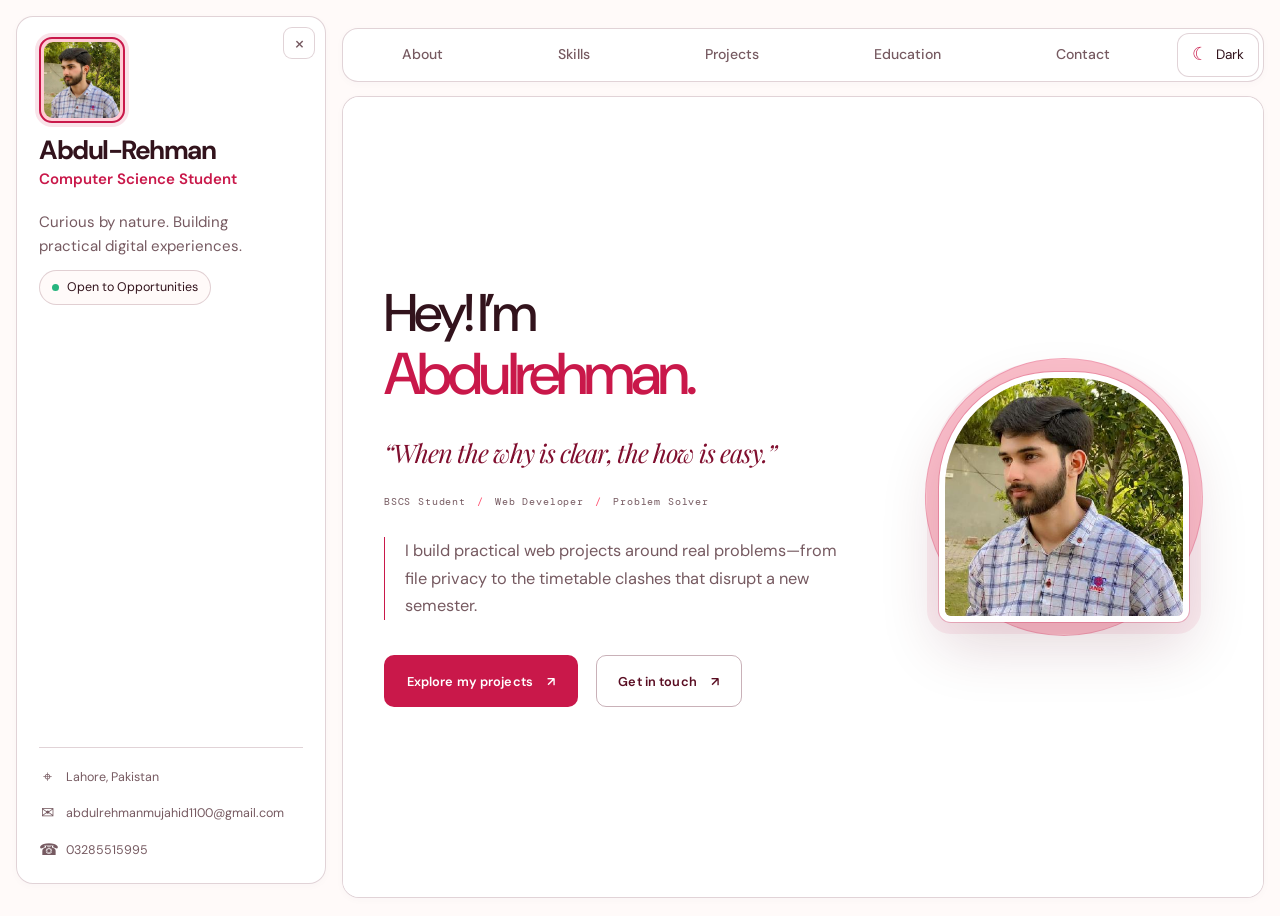
<file: index.html>
<!doctype html>
<html lang="en">
<head>
  <meta charset="utf-8">
  <meta name="viewport" content="width=device-width, initial-scale=1">
  <meta name="theme-color" content="#fffaf9">
  <meta name="color-scheme" content="light">
  <meta name="description" content="Abdul-Rehman is a BS Computer Science student at Qarshi University in Lahore, building practical web projects such as PrintSafe and a university timetable generator.">
  <meta name="robots" content="index,follow,max-image-preview:large">
  <meta property="og:type" content="website">
  <meta property="og:locale" content="en_PK">
  <meta property="og:site_name" content="Abdul-Rehman — Developer Portfolio">
  <meta property="og:title" content="Abdul-Rehman — BSCS Student & Web Developer">
  <meta property="og:description" content="Turning everyday frustrations into working solutions. Explore practical projects by Abdul-Rehman, a computer science student in Lahore.">
  <meta name="twitter:card" content="summary">
  <title>Abdul-Rehman — BSCS Student &amp; Web Developer in Lahore</title>
  <link rel="icon" type="image/svg+xml" href="images/favicon.svg">
  <link rel="preconnect" href="https://fonts.googleapis.com">
  <link rel="preconnect" href="https://fonts.gstatic.com" crossorigin>
  <link href="https://fonts.googleapis.com/css2?family=DM+Mono:wght@400;500&family=DM+Sans:wght@400;500;600;700&family=Playfair+Display:ital,wght@1,500&display=swap" rel="stylesheet">
  <link rel="stylesheet" href="css/style.css">
  <script src="js/main.js" defer></script>
  <script type="application/ld+json">
  {
    "@context": "https://schema.org",
    "@type": "Person",
    "name": "Abdul-Rehman",
    "jobTitle": "Computer Science Student and Web Developer",
    "email": "mailto:abdulrehmanmujahid1100@gmail.com",
    "address": {
      "@type": "PostalAddress",
      "addressLocality": "Lahore",
      "addressCountry": "PK"
    },
    "affiliation": {
      "@type": "EducationalOrganization",
      "name": "Qarshi University"
    },
    "knowsAbout": ["Web development", "JavaScript", "Java", "C++", "SQL", "Problem solving"]
  }
  </script>
</head>
<body>
  <a class="skip-link" href="#main">Skip to content</a>
  <div class="scroll-progress" aria-hidden="true"><span></span></div>
  <aside class="profile-sidebar" id="profile-sidebar" aria-label="Profile and contact information">
    <button class="profile-panel-close" type="button" data-profile-close aria-controls="profile-sidebar" aria-label="Close profile panel">×</button>
    <a class="profile-home-link" href="index.html" aria-label="Abdul-Rehman, home">
      <span class="profile-portrait"><img src="images/me.webp" alt="" width="520" height="650"></span>
      <span class="profile-name">Abdul-Rehman</span>
    </a>
    <p class="profile-role">Computer Science Student</p>
    <p class="profile-bio">Curious by nature. Building practical digital experiences.</p>
    <span class="availability"><i aria-hidden="true"></i> Open to Opportunities</span>
    <div class="profile-contact">
      <a href="html/contact.html#contact-details"><span aria-hidden="true">⌖</span> Lahore, Pakistan</a>
      <a href="mailto:abdulrehmanmujahid1100@gmail.com"><span aria-hidden="true">✉</span> abdulrehmanmujahid1100@gmail.com</a>
      <a href="tel:+923285515995"><span aria-hidden="true">☎</span> 03285515995</a>
    </div>
  </aside>
  <button class="profile-panel-reopen" type="button" data-profile-open aria-controls="profile-sidebar" aria-label="Open profile panel" hidden>Profile <span aria-hidden="true">›</span></button>
  <header class="site-header site-header--dark site-header--home">
    <div class="nav-wrap">
      <button class="menu-toggle" type="button" aria-expanded="false" aria-controls="primary-nav" aria-label="Open navigation menu"><span></span><span></span></button>
      <nav class="primary-nav" id="primary-nav" aria-label="Primary navigation">
        <a href="html/about.html">About</a>
        <a href="html/skills.html">Skills</a>
        <a href="html/projects.html">Projects</a>
        <a href="html/education.html">Education</a>
        <a href="html/contact.html">Contact</a>
      </nav>
      <button class="theme-toggle" type="button" data-theme-toggle aria-pressed="false"><span aria-hidden="true">☾</span> Dark</button>
    </div>
  </header>

  <main id="main">
    <section class="hero hero-home" aria-labelledby="hero-title">
      <div class="hero-grid">
        <div class="hero-copy">
          <h1 id="hero-title">
            <span class="hero-greeting">Hey! I’m</span>
            <span class="hero-name">Abdulrehman.</span>
          </h1>
          <p class="hero-quote">“When the why is clear, the how is easy.”</p>
          <div class="hero-meta" aria-label="Professional summary">
            <span>BSCS Student</span>
            <span>/</span>
            <span>Web Developer</span>
            <span>/</span>
            <span>Problem Solver</span>
          </div>
          <p class="hero-intro">
            I build practical web projects around real problems—from file privacy to the timetable clashes that disrupt a new semester.
          </p>
          <div class="hero-actions">
            <a class="button button--coral" href="html/projects.html">Explore my projects <span aria-hidden="true">↗</span></a>
            <a class="button button--ghost" href="html/contact.html">Get in touch <span aria-hidden="true">↗</span></a>
          </div>
        </div>

        <div class="hero-visual" aria-label="Portrait section">
          <div class="hero-orbit hero-orbit--one" aria-hidden="true"></div>
          <div class="hero-orbit hero-orbit--two" aria-hidden="true"></div>
          <div class="portrait-frame">
            <img src="images/me.webp" alt="Portrait of Abdul-Rehman" width="520" height="650" fetchpriority="high">
          </div>
        </div>
      </div>
    </section>
  </main>

</body>
</html>
</file>
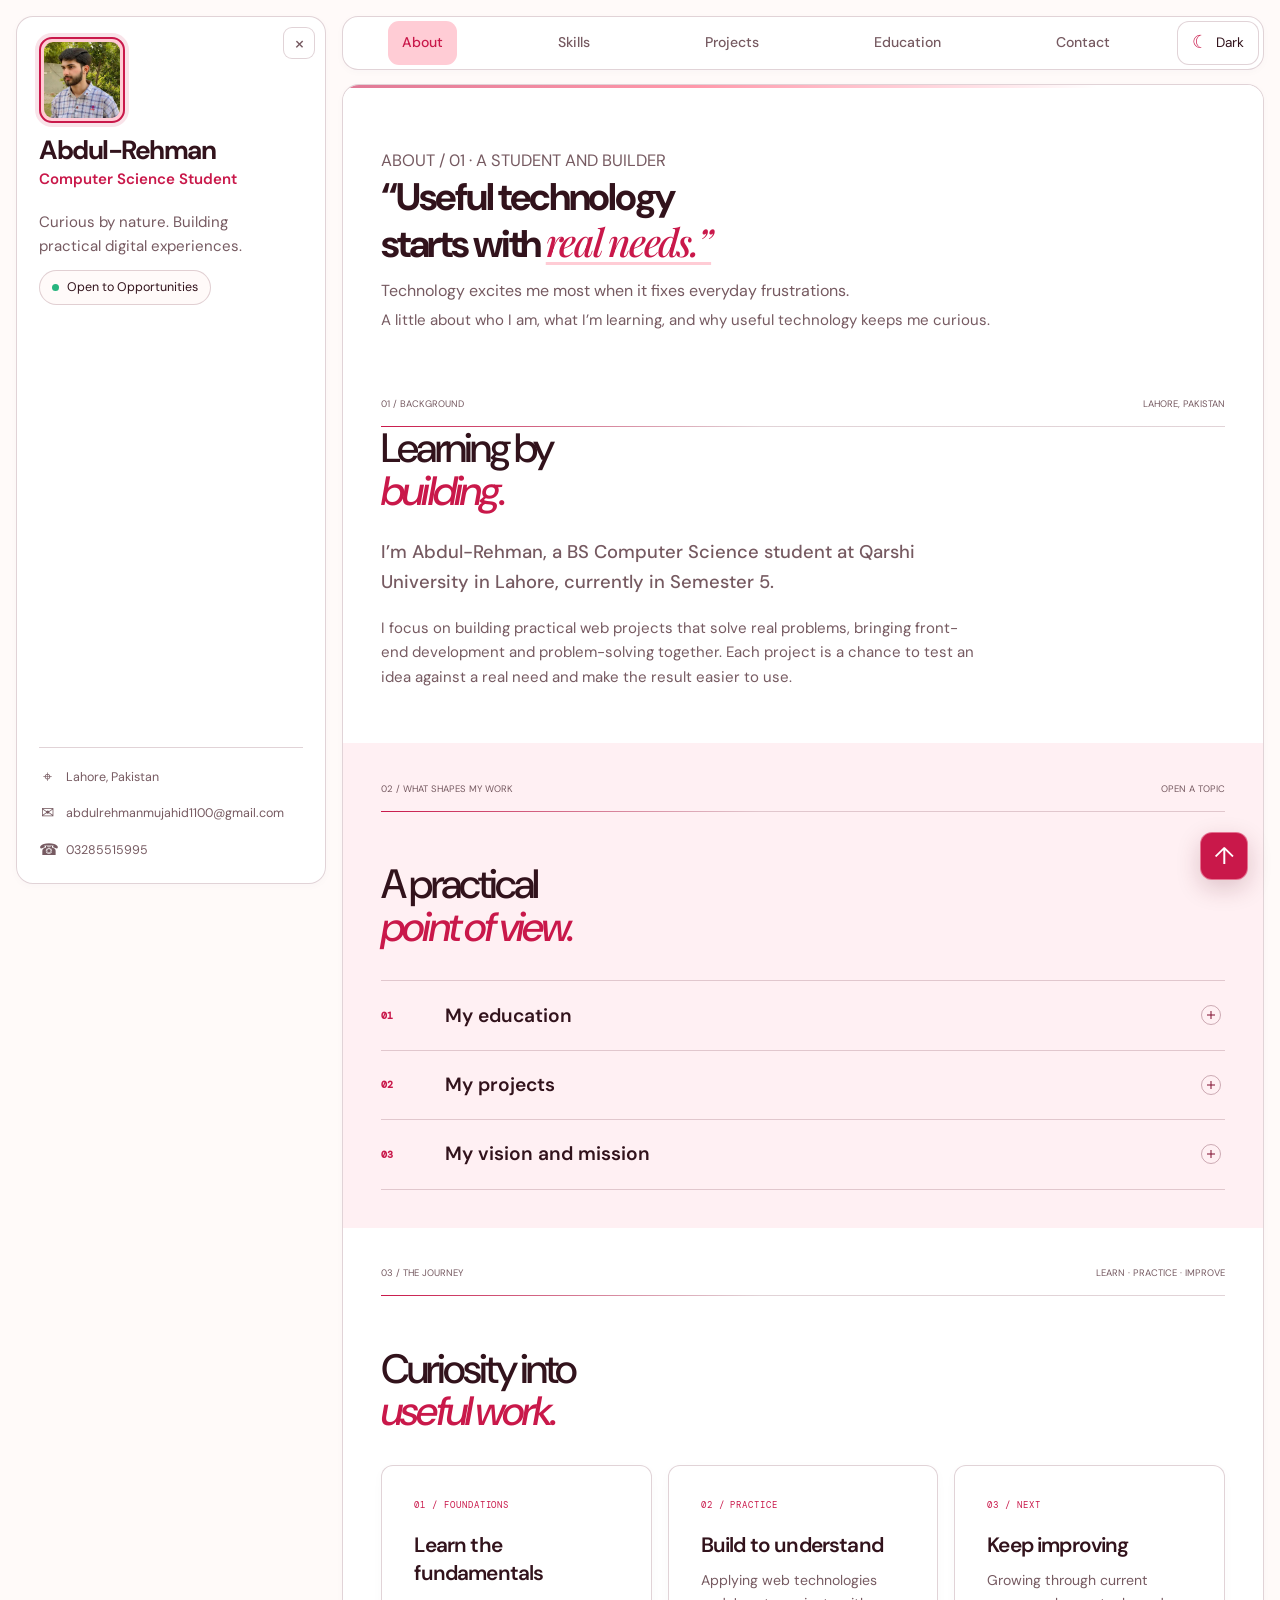
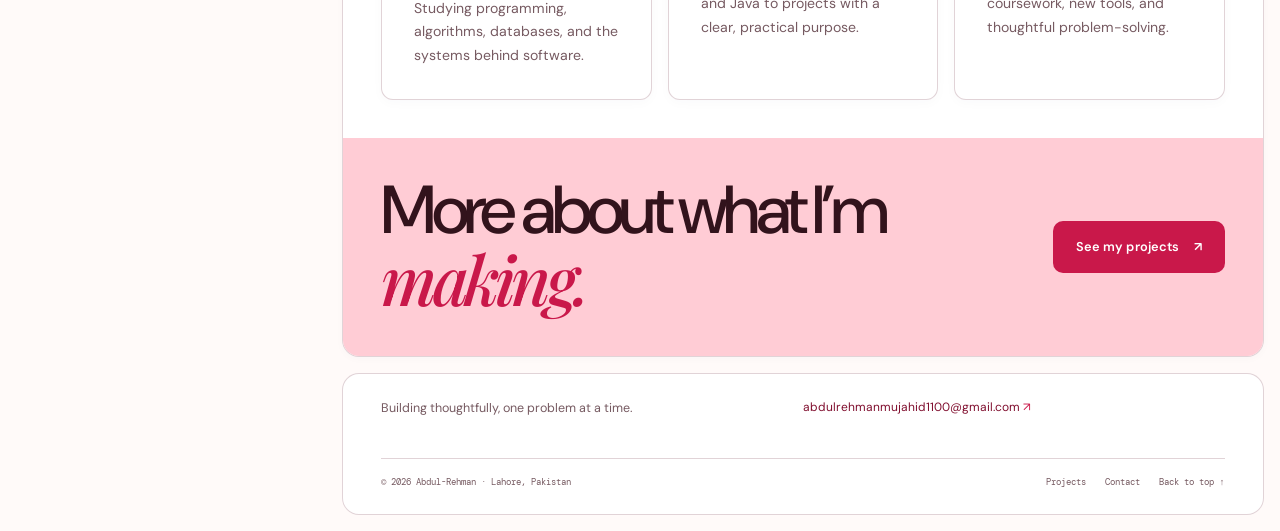
<file: html/about.html>
<!doctype html>
<html lang="en">
<head>
  <meta charset="utf-8">
  <meta name="viewport" content="width=device-width, initial-scale=1">
  <meta name="theme-color" content="#fffaf9">
  <meta name="description" content="Get to know Abdul-Rehman, a BS Computer Science student at Qarshi University who builds practical projects around everyday problems.">
  <meta name="robots" content="index,follow,max-image-preview:large">
  <meta property="og:type" content="website">
  <meta property="og:locale" content="en_PK">
  <meta property="og:site_name" content="Abdul-Rehman — Developer Portfolio">
  <meta property="og:title" content="About Abdul-Rehman — Computer Science Student">
  <meta property="og:description" content="Background, studies, projects, and the practical mindset behind my work.">
  <meta name="twitter:card" content="summary">
  <title>About Abdul-Rehman — Computer Science Student</title>
  <link rel="icon" type="image/svg+xml" href="../images/favicon.svg">
  <link rel="preconnect" href="https://fonts.googleapis.com">
  <link rel="preconnect" href="https://fonts.gstatic.com" crossorigin>
  <link href="https://fonts.googleapis.com/css2?family=DM+Mono:wght@400;500&family=DM+Sans:wght@400;500;600;700&family=Playfair+Display:ital,wght@1,500&display=swap" rel="stylesheet">
  <link rel="stylesheet" href="../css/style.css">
  <script src="../js/main.js" defer></script>
</head>
<body class="inner-page page-about">
  <a class="skip-link" href="#main">Skip to content</a>
  <div class="scroll-progress" aria-hidden="true"><span></span></div>
  <aside class="profile-sidebar" id="profile-sidebar" aria-label="Profile and contact information">
    <button class="profile-panel-close" type="button" data-profile-close aria-controls="profile-sidebar" aria-label="Close profile panel">×</button>
    <a class="profile-home-link" href="../index.html" aria-label="Abdul-Rehman, home">
      <span class="profile-portrait"><img src="../images/me.webp" alt="" width="520" height="650"></span>
      <span class="profile-name">Abdul-Rehman</span>
    </a>
    <p class="profile-role">Computer Science Student</p>
    <p class="profile-bio">Curious by nature. Building practical digital experiences.</p>
    <span class="availability"><i aria-hidden="true"></i> Open to Opportunities</span>
    <div class="profile-contact">
      <a href="contact.html#contact-details"><span aria-hidden="true">⌖</span> Lahore, Pakistan</a>
      <a href="mailto:abdulrehmanmujahid1100@gmail.com"><span aria-hidden="true">✉</span> abdulrehmanmujahid1100@gmail.com</a>
      <a href="tel:+923285515995"><span aria-hidden="true">☎</span> 03285515995</a>
    </div>
  </aside>
  <button class="profile-panel-reopen" type="button" data-profile-open aria-controls="profile-sidebar" aria-label="Open profile panel" hidden>Profile <span aria-hidden="true">›</span></button>
  <header class="site-header site-header--dark site-header--inner"><div class="nav-wrap">
    <button class="menu-toggle" type="button" aria-expanded="false" aria-controls="primary-nav" aria-label="Open navigation menu"><span></span><span></span></button>
    <nav class="primary-nav" id="primary-nav" aria-label="Primary navigation">
      <a href="about.html" aria-current="page">About</a><a href="skills.html">Skills</a><a href="projects.html">Projects</a><a href="education.html">Education</a><a href="contact.html">Contact</a>
    </nav>
    <button class="theme-toggle" type="button" data-theme-toggle aria-pressed="false"><span aria-hidden="true">☾</span> Dark</button>
  </div></header>
  <main id="main">
    <section class="page-hero page-hero--inner" aria-labelledby="page-title"><div class="page-hero-inner">
      <p class="eyebrow"><span class="status-dot"></span> ABOUT / 01 · A STUDENT AND BUILDER</p>
      <h1 id="page-title">“Useful technology<br>starts with <em>real needs.”</em></h1>
      <p class="page-quote">Technology excites me most when it fixes everyday frustrations.</p>
      <p class="page-subtitle">A little about who I am, what I’m learning, and why useful technology keeps me curious.</p>
    </div></section>
    <section class="content-wrap inner-section" aria-labelledby="about-background">
      <div class="section-kicker"><span>01 / BACKGROUND</span><span>LAHORE, PAKISTAN</span></div>
      <div class="inner-copy">
        <h2 class="display-heading" id="about-background">Learning by<br><em>building.</em></h2>
        <p class="lead">I’m Abdul-Rehman, a BS Computer Science student at Qarshi University in Lahore, currently in Semester 5.</p>
        <p>I focus on building practical web projects that solve real problems, bringing front-end development and problem-solving together. Each project is a chance to test an idea against a real need and make the result easier to use.</p>
      </div>
    </section>
    <section class="content-wrap inner-section inner-section--tint" aria-labelledby="about-details">
      <div class="section-kicker"><span>02 / WHAT SHAPES MY WORK</span><span>OPEN A TOPIC</span></div>
      <h2 class="display-heading inner-section-heading" id="about-details">A practical<br><em>point of view.</em></h2>
      <div class="accordion-list">
        <details class="content-accordion"><summary><span class="accordion-index">01</span><span>My education</span><span class="accordion-icon" aria-hidden="true"></span></summary><div class="accordion-content"><p>I’m in Semester 5 of my BS Computer Science degree at Qarshi University in Lahore. My previous education includes Higher Secondary Education at Unique Group of Educations and Secondary Education at Central Model High School, Lahore.</p><a class="arrow-link" href="education.html">Explore my education <span aria-hidden="true">↗</span></a></div></details>
        <details class="content-accordion"><summary><span class="accordion-index">02</span><span>My projects</span><span class="accordion-icon" aria-hidden="true"></span></summary><div class="accordion-content"><p>I’m working on PrintSafe, a privacy-focused file-handling concept, and a timetable generator to help organize university schedules and avoid clashes. I’ve also built a Java Swing course management system and a Tic-Tac-Toe bot with boards up to 5×5.</p><a class="arrow-link" href="projects.html">Explore my projects <span aria-hidden="true">↗</span></a></div></details>
        <details class="content-accordion"><summary><span class="accordion-index">03</span><span>My vision and mission</span><span class="accordion-icon" aria-hidden="true"></span></summary><div class="accordion-content"><p>My vision is to help make technology useful and approachable: thoughtful software that solves real problems, respects people’s privacy, and makes everyday tasks a little easier.</p><p>My mission is to keep learning, listen for the needs behind a problem, and build practical solutions with care.</p></div></details>
      </div>
    </section>
    <section class="content-wrap inner-section" aria-labelledby="about-journey">
      <div class="section-kicker"><span>03 / THE JOURNEY</span><span>LEARN · PRACTICE · IMPROVE</span></div>
      <h2 class="display-heading inner-section-heading" id="about-journey">Curiosity into<br><em>useful work.</em></h2>
      <div class="info-card-grid">
        <article class="info-card"><span class="card-number">01 / FOUNDATIONS</span><h3>Learn the fundamentals</h3><p>Studying programming, algorithms, databases, and the systems behind software.</p></article>
        <article class="info-card"><span class="card-number">02 / PRACTICE</span><h3>Build to understand</h3><p>Applying web technologies and Java to projects with a clear, practical purpose.</p></article>
        <article class="info-card"><span class="card-number">03 / NEXT</span><h3>Keep improving</h3><p>Growing through current coursework, new tools, and thoughtful problem-solving.</p></article>
      </div>
    </section>
    <section class="contact-end section-pad"><div class="contact-end-inner"><h2>More about what I’m <em>making.</em></h2><a class="button button--coral" href="projects.html">See my projects <span aria-hidden="true">↗</span></a></div></section>
  </main>
  <footer class="site-footer"><div class="footer-main"><a class="brand brand--light" href="../index.html" aria-label="Abdul-Rehman, back to home"><span class="brand-wordmark">AR<span class="brand-dot">.</span></span></a><p>Building thoughtfully, one problem at a time.</p><a class="footer-email" href="mailto:abdulrehmanmujahid1100@gmail.com">abdulrehmanmujahid1100@gmail.com <span aria-hidden="true">↗</span></a></div><div class="footer-bottom"><span>© <span data-current-year>2026</span> Abdul-Rehman · Lahore, Pakistan</span><div><a href="projects.html">Projects</a><a href="contact.html">Contact</a><a href="#main">Back to top ↑</a></div></div></footer>
  <button class="back-to-top" type="button" aria-label="Back to top">↑</button>
</body>
</html>
</file>
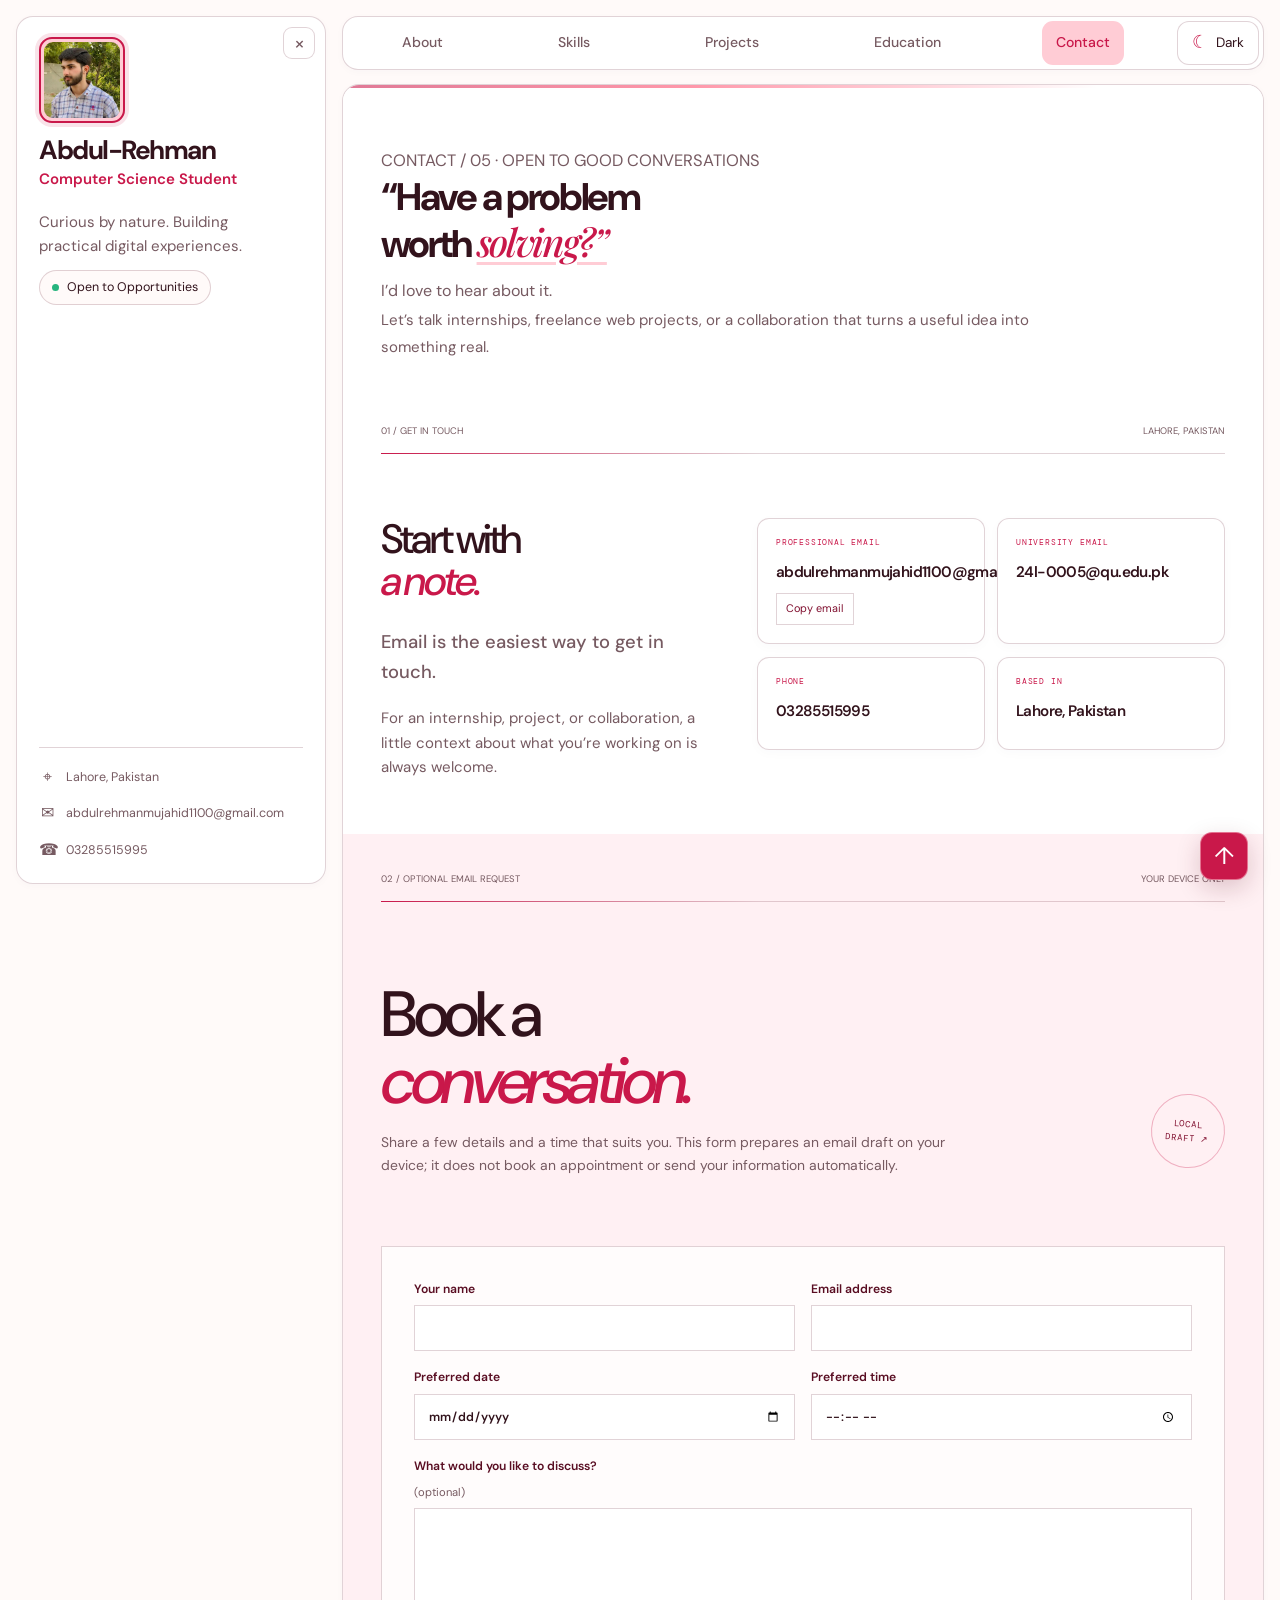
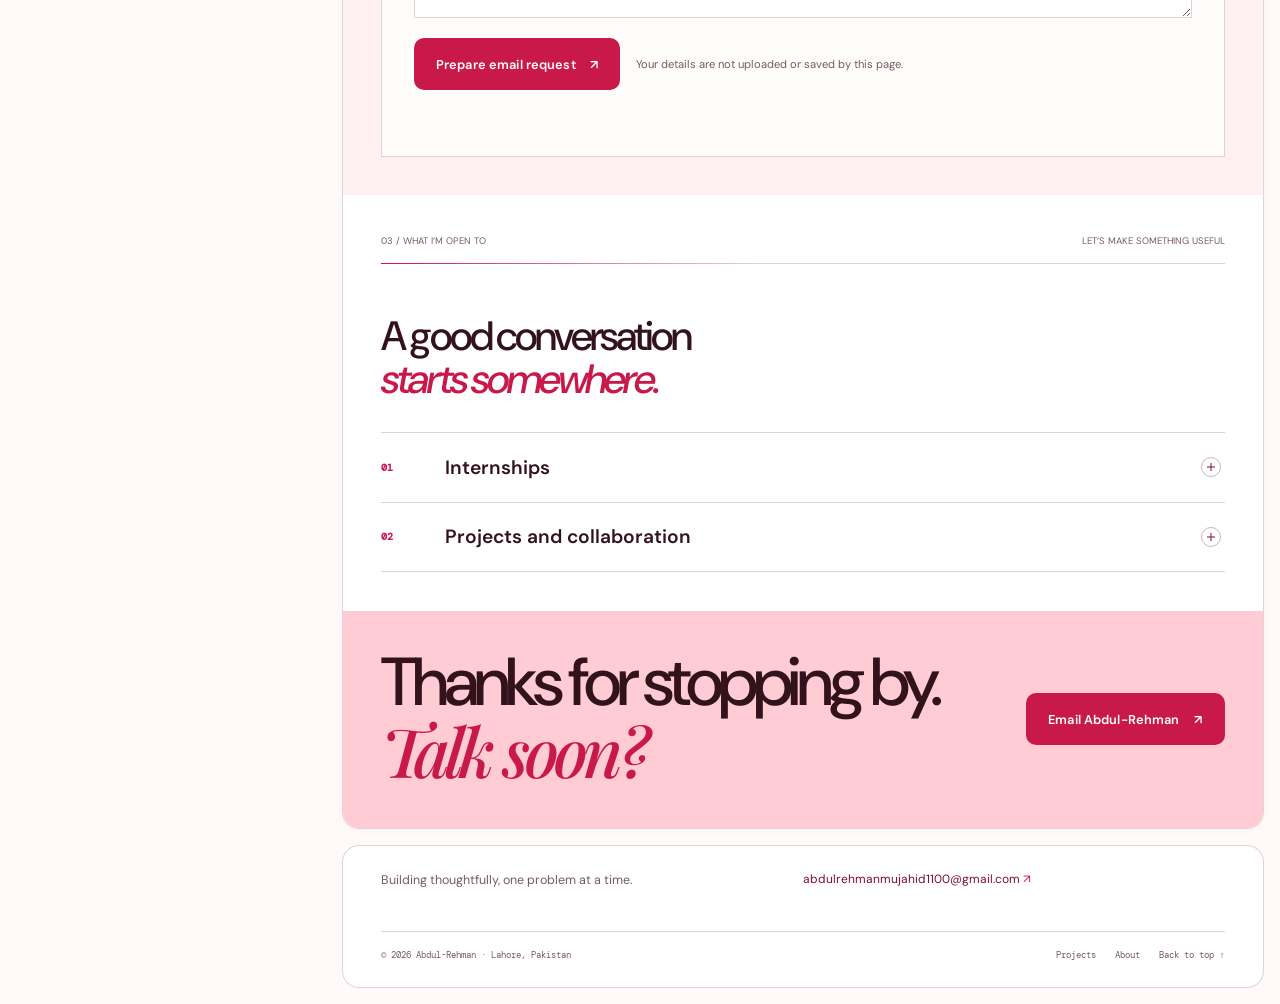
<file: html/contact.html>
<!doctype html>
<html lang="en">
<head>
  <meta charset="utf-8">
  <meta name="viewport" content="width=device-width, initial-scale=1">
  <meta name="theme-color" content="#fffaf9">
  <meta name="description" content="Contact Abdul-Rehman in Lahore, Pakistan, about internships, freelance web projects, and collaboration.">
  <meta name="robots" content="index,follow,max-image-preview:large">
  <meta property="og:type" content="website">
  <meta property="og:locale" content="en_PK">
  <meta property="og:site_name" content="Abdul-Rehman — Developer Portfolio">
  <meta property="og:title" content="Contact Abdul-Rehman — Web Projects & Collaboration">
  <meta property="og:description" content="Have a problem worth solving? Get in touch about internships, projects, or collaboration.">
  <meta name="twitter:card" content="summary">
  <title>Contact Abdul-Rehman — Web Projects &amp; Collaboration</title>
  <link rel="icon" type="image/svg+xml" href="../images/favicon.svg">
  <link rel="preconnect" href="https://fonts.googleapis.com">
  <link rel="preconnect" href="https://fonts.gstatic.com" crossorigin>
  <link href="https://fonts.googleapis.com/css2?family=DM+Mono:wght@400;500&family=DM+Sans:wght@400;500;600;700&family=Playfair+Display:ital,wght@1,500&display=swap" rel="stylesheet">
  <link rel="stylesheet" href="../css/style.css">
  <script src="../js/main.js" defer></script>
</head>
<body class="inner-page page-contact">
  <a class="skip-link" href="#main">Skip to content</a>
  <div class="scroll-progress" aria-hidden="true"><span></span></div>
  <aside class="profile-sidebar" id="profile-sidebar" aria-label="Profile and contact information">
    <button class="profile-panel-close" type="button" data-profile-close aria-controls="profile-sidebar" aria-label="Close profile panel">×</button>
    <a class="profile-home-link" href="../index.html" aria-label="Abdul-Rehman, home">
      <span class="profile-portrait"><img src="../images/me.webp" alt="" width="520" height="650"></span>
      <span class="profile-name">Abdul-Rehman</span>
    </a>
    <p class="profile-role">Computer Science Student</p>
    <p class="profile-bio">Curious by nature. Building practical digital experiences.</p>
    <span class="availability"><i aria-hidden="true"></i> Open to Opportunities</span>
    <div class="profile-contact">
      <a href="contact.html#contact-details"><span aria-hidden="true">⌖</span> Lahore, Pakistan</a>
      <a href="mailto:abdulrehmanmujahid1100@gmail.com"><span aria-hidden="true">✉</span> abdulrehmanmujahid1100@gmail.com</a>
      <a href="tel:+923285515995"><span aria-hidden="true">☎</span> 03285515995</a>
    </div>
  </aside>
  <button class="profile-panel-reopen" type="button" data-profile-open aria-controls="profile-sidebar" aria-label="Open profile panel" hidden>Profile <span aria-hidden="true">›</span></button>
  <header class="site-header site-header--dark site-header--inner"><div class="nav-wrap">
    <button class="menu-toggle" type="button" aria-expanded="false" aria-controls="primary-nav" aria-label="Open navigation menu"><span></span><span></span></button>
    <nav class="primary-nav" id="primary-nav" aria-label="Primary navigation">
      <a href="about.html">About</a><a href="skills.html">Skills</a><a href="projects.html">Projects</a><a href="education.html">Education</a><a href="contact.html" aria-current="page">Contact</a>
    </nav>
    <button class="theme-toggle" type="button" data-theme-toggle aria-pressed="false"><span aria-hidden="true">☾</span> Dark</button>
  </div></header>
  <main id="main">
    <section class="page-hero page-hero--inner" aria-labelledby="page-title"><div class="page-hero-inner">
      <p class="eyebrow"><span class="status-dot"></span> CONTACT / 05 · OPEN TO GOOD CONVERSATIONS</p>
      <h1 id="page-title">“Have a problem<br>worth <em>solving?”</em></h1>
      <p class="page-quote">I’d love to hear about it.</p>
      <p class="page-subtitle">Let’s talk internships, freelance web projects, or a collaboration that turns a useful idea into something real.</p>
    </div></section>
    <section class="content-wrap inner-section" id="contact-details" aria-labelledby="contact-methods">
      <div class="section-kicker"><span>01 / GET IN TOUCH</span><span>LAHORE, PAKISTAN</span></div>
      <div class="inner-two-column">
        <div class="inner-copy">
          <h2 class="display-heading" id="contact-methods">Start with<br><em>a note.</em></h2>
          <p class="lead">Email is the easiest way to get in touch.</p>
          <p>For an internship, project, or collaboration, a little context about what you’re working on is always welcome.</p>
        </div>
        <div class="contact-card-grid">
          <article class="info-card contact-info-card"><span class="card-number">PROFESSIONAL EMAIL</span><h3><a href="mailto:abdulrehmanmujahid1100@gmail.com">abdulrehmanmujahid1100@gmail.com</a></h3><button class="copy-button" type="button" data-copy-email="abdulrehmanmujahid1100@gmail.com">Copy email</button></article>
          <article class="info-card contact-info-card"><span class="card-number">UNIVERSITY EMAIL</span><h3><a href="mailto:24l-0005@qu.edu.pk">24l-0005@qu.edu.pk</a></h3></article>
          <article class="info-card contact-info-card"><span class="card-number">PHONE</span><h3><a href="tel:+923285515995">03285515995</a></h3></article>
          <article class="info-card contact-info-card"><span class="card-number">BASED IN</span><h3>Lahore, Pakistan</h3></article>
          <p class="copy-feedback contact-copy-feedback" data-copy-feedback role="status" aria-live="polite"></p>
        </div>
      </div>
    </section>
    <section class="content-wrap inner-section inner-section--tint" aria-labelledby="contact-request">
      <div class="section-kicker"><span>02 / OPTIONAL EMAIL REQUEST</span><span>YOUR DEVICE ONLY</span></div>
      <div class="booking-intro"><div><h2 class="display-heading" id="contact-request">Book a<br><em>conversation.</em></h2><p>Share a few details and a time that suits you. This form prepares an email draft on your device; it does not book an appointment or send your information automatically.</p></div><span class="booking-marker" aria-hidden="true">LOCAL<br>DRAFT ↗</span></div>
      <form class="booking-form booking-form--light" data-conversation-form>
        <div class="booking-fields">
          <label for="appointment-name">Your name<input id="appointment-name" name="name" type="text" autocomplete="name" required></label>
          <label for="appointment-email">Email address<input id="appointment-email" name="email" type="email" autocomplete="email" required></label>
          <label for="appointment-date">Preferred date<input id="appointment-date" name="date" type="date" required></label>
          <label for="appointment-time">Preferred time<input id="appointment-time" name="time" type="time" required></label>
          <label class="booking-message" for="appointment-message">What would you like to discuss? <span>(optional)</span><textarea id="appointment-message" name="message" rows="4"></textarea></label>
        </div>
        <div class="booking-actions"><button class="button button--coral" type="submit">Prepare email request <span aria-hidden="true">↗</span></button><span class="booking-privacy">Your details are not uploaded or saved by this page.</span></div>
        <p class="booking-status" data-request-status role="status" aria-live="polite"></p>
        <a class="button button--outline booking-email-link" data-request-email hidden>Open email draft to send your request <span aria-hidden="true">↗</span></a>
      </form>
    </section>
    <section class="content-wrap inner-section" aria-labelledby="contact-faq">
      <div class="section-kicker"><span>03 / WHAT I’M OPEN TO</span><span>LET’S MAKE SOMETHING USEFUL</span></div>
      <h2 class="display-heading inner-section-heading" id="contact-faq">A good conversation<br><em>starts somewhere.</em></h2>
      <div class="accordion-list">
        <details class="content-accordion"><summary><span class="accordion-index">01</span><span>Internships</span><span class="accordion-icon" aria-hidden="true"></span></summary><div class="accordion-content"><p>I’m open to discussing internship opportunities. Reach out by email with details about the role.</p></div></details>
        <details class="content-accordion"><summary><span class="accordion-index">02</span><span>Projects and collaboration</span><span class="accordion-icon" aria-hidden="true"></span></summary><div class="accordion-content"><p>For a project or collaboration, share the problem you want to solve and what kind of help you have in mind.</p></div></details>
      </div>
    </section>
    <section class="contact-end section-pad"><div class="contact-end-inner"><h2>Thanks for stopping by.<br><em>Talk soon?</em></h2><a class="button button--coral" href="mailto:abdulrehmanmujahid1100@gmail.com">Email Abdul-Rehman <span aria-hidden="true">↗</span></a></div></section>
  </main>
  <footer class="site-footer"><div class="footer-main"><a class="brand brand--light" href="../index.html" aria-label="Abdul-Rehman, back to home"><span class="brand-wordmark">AR<span class="brand-dot">.</span></span></a><p>Building thoughtfully, one problem at a time.</p><a class="footer-email" href="mailto:abdulrehmanmujahid1100@gmail.com">abdulrehmanmujahid1100@gmail.com <span aria-hidden="true">↗</span></a></div><div class="footer-bottom"><span>© <span data-current-year>2026</span> Abdul-Rehman · Lahore, Pakistan</span><div><a href="projects.html">Projects</a><a href="about.html">About</a><a href="#main">Back to top ↑</a></div></div></footer>
  <button class="back-to-top" type="button" aria-label="Back to top">↑</button>
</body>
</html>
</file>
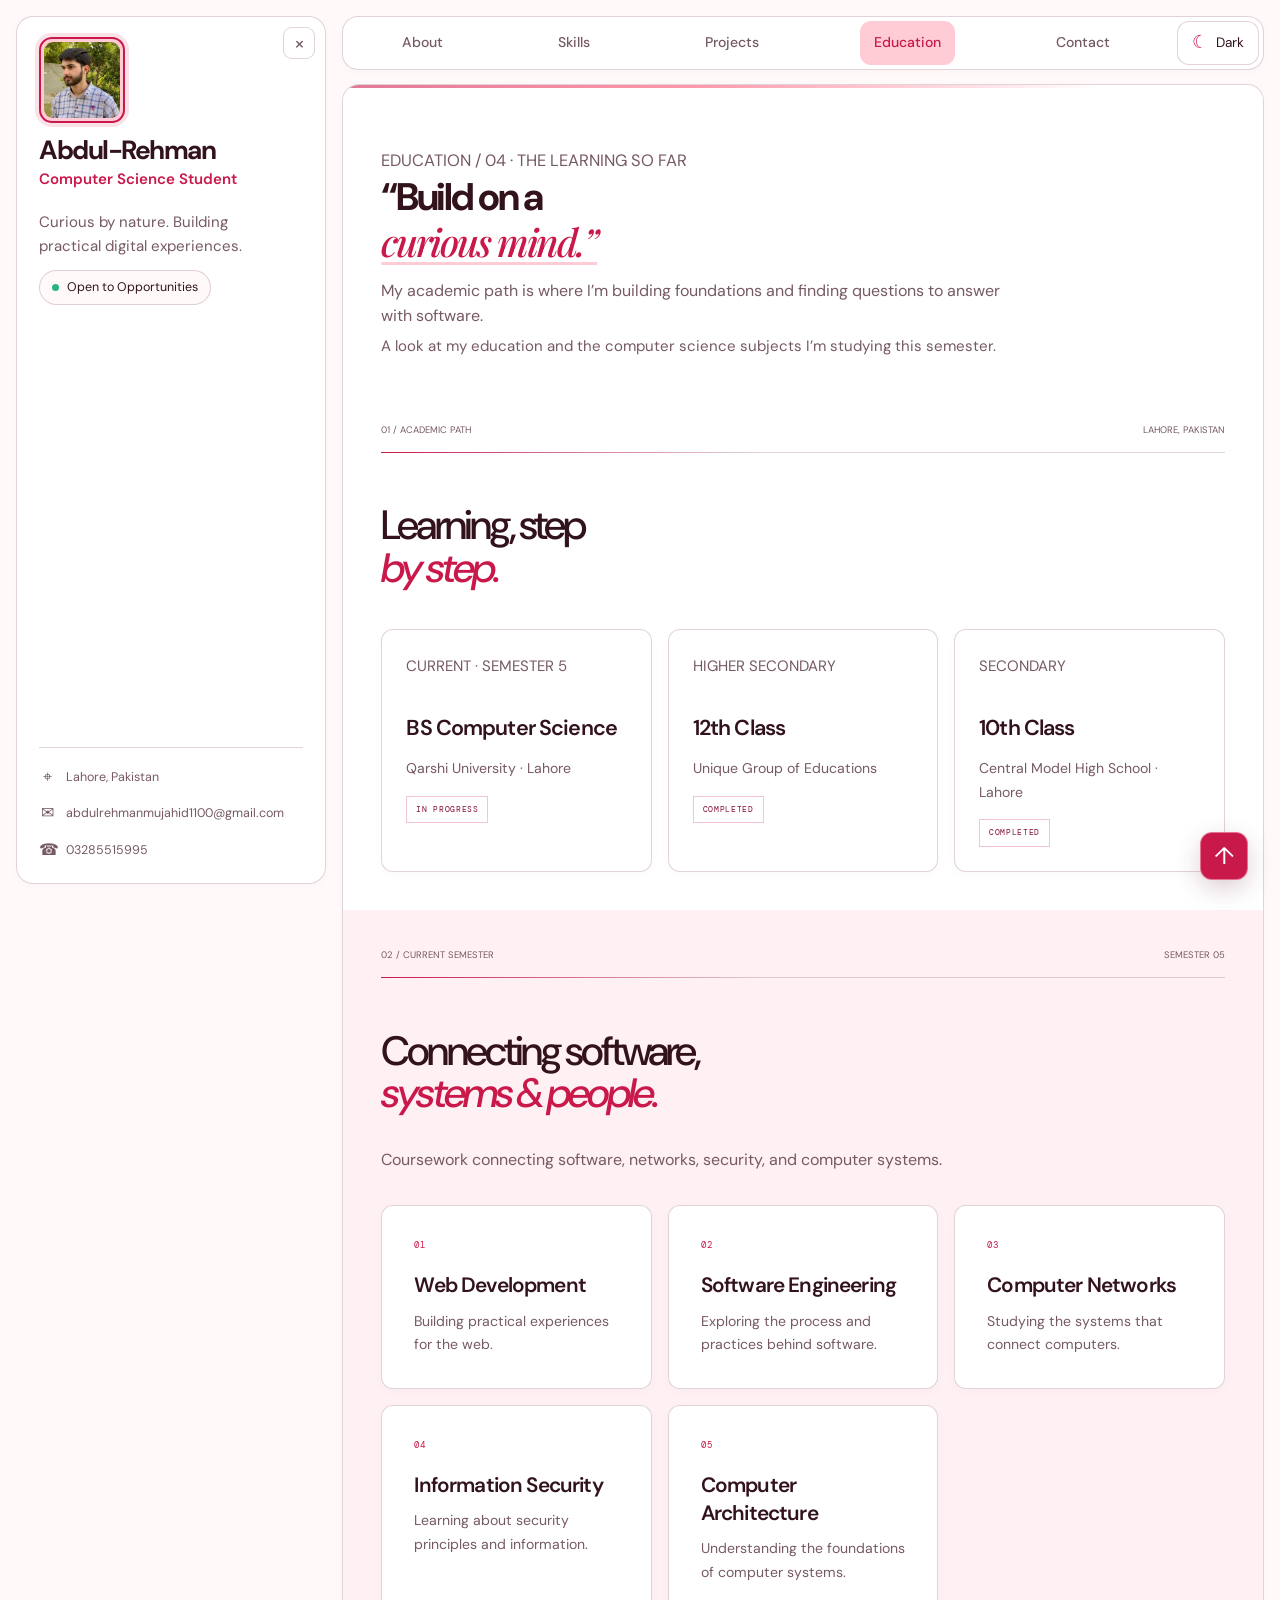
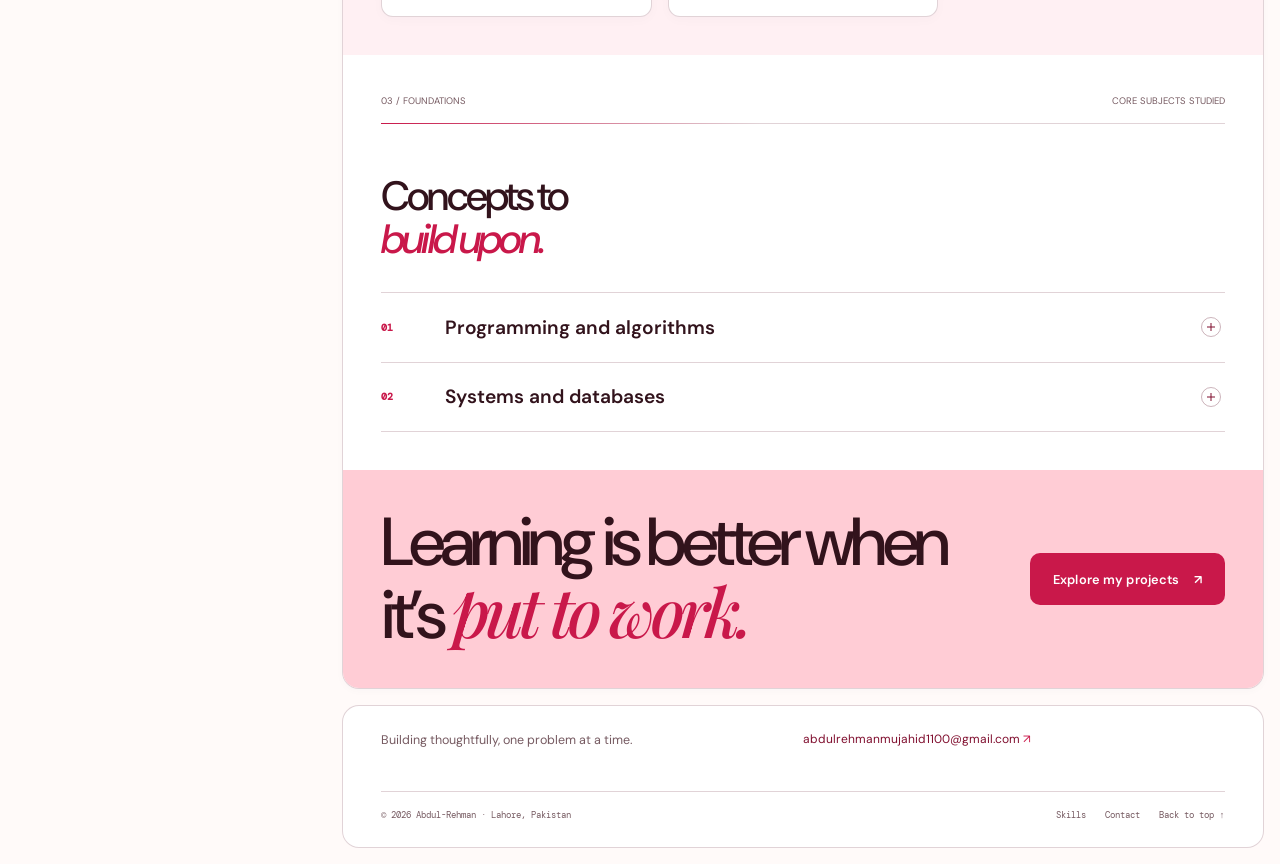
<file: html/education.html>
<!doctype html>
<html lang="en">
<head>
  <meta charset="utf-8">
  <meta name="viewport" content="width=device-width, initial-scale=1">
  <meta name="theme-color" content="#fffaf9">
  <meta name="description" content="Abdul-Rehman's education: BS Computer Science at Qarshi University in Lahore, currently in Semester 5, plus completed higher and secondary education.">
  <meta name="robots" content="index,follow,max-image-preview:large">
  <meta property="og:type" content="website">
  <meta property="og:locale" content="en_PK">
  <meta property="og:site_name" content="Abdul-Rehman — Developer Portfolio">
  <meta property="og:title" content="Education — Abdul-Rehman, BS Computer Science Student">
  <meta property="og:description" content="Academic history and current Semester 5 subjects at Qarshi University in Lahore.">
  <meta name="twitter:card" content="summary">
  <title>Education — Abdul-Rehman, BS Computer Science Student</title>
  <link rel="icon" type="image/svg+xml" href="../images/favicon.svg">
  <link rel="preconnect" href="https://fonts.googleapis.com">
  <link rel="preconnect" href="https://fonts.gstatic.com" crossorigin>
  <link href="https://fonts.googleapis.com/css2?family=DM+Mono:wght@400;500&family=DM+Sans:wght@400;500;600;700&family=Playfair+Display:ital,wght@1,500&display=swap" rel="stylesheet">
  <link rel="stylesheet" href="../css/style.css">
  <script src="../js/main.js" defer></script>
</head>
<body class="inner-page page-education">
  <a class="skip-link" href="#main">Skip to content</a>
  <div class="scroll-progress" aria-hidden="true"><span></span></div>
  <aside class="profile-sidebar" id="profile-sidebar" aria-label="Profile and contact information">
    <button class="profile-panel-close" type="button" data-profile-close aria-controls="profile-sidebar" aria-label="Close profile panel">×</button>
    <a class="profile-home-link" href="../index.html" aria-label="Abdul-Rehman, home">
      <span class="profile-portrait"><img src="../images/me.webp" alt="" width="520" height="650"></span>
      <span class="profile-name">Abdul-Rehman</span>
    </a>
    <p class="profile-role">Computer Science Student</p>
    <p class="profile-bio">Curious by nature. Building practical digital experiences.</p>
    <span class="availability"><i aria-hidden="true"></i> Open to Opportunities</span>
    <div class="profile-contact">
      <a href="contact.html#contact-details"><span aria-hidden="true">⌖</span> Lahore, Pakistan</a>
      <a href="mailto:abdulrehmanmujahid1100@gmail.com"><span aria-hidden="true">✉</span> abdulrehmanmujahid1100@gmail.com</a>
      <a href="tel:+923285515995"><span aria-hidden="true">☎</span> 03285515995</a>
    </div>
  </aside>
  <button class="profile-panel-reopen" type="button" data-profile-open aria-controls="profile-sidebar" aria-label="Open profile panel" hidden>Profile <span aria-hidden="true">›</span></button>
  <header class="site-header site-header--dark site-header--inner"><div class="nav-wrap">
    <button class="menu-toggle" type="button" aria-expanded="false" aria-controls="primary-nav" aria-label="Open navigation menu"><span></span><span></span></button>
    <nav class="primary-nav" id="primary-nav" aria-label="Primary navigation">
      <a href="about.html">About</a><a href="skills.html">Skills</a><a href="projects.html">Projects</a><a href="education.html" aria-current="page">Education</a><a href="contact.html">Contact</a>
    </nav>
    <button class="theme-toggle" type="button" data-theme-toggle aria-pressed="false"><span aria-hidden="true">☾</span> Dark</button>
  </div></header>
  <main id="main">
    <section class="page-hero page-hero--inner" aria-labelledby="page-title"><div class="page-hero-inner">
      <p class="eyebrow"><span class="status-dot"></span> EDUCATION / 04 · THE LEARNING SO FAR</p>
      <h1 id="page-title">“Build on a<br><em>curious mind.”</em></h1>
      <p class="page-quote">My academic path is where I’m building foundations and finding questions to answer with software.</p>
      <p class="page-subtitle">A look at my education and the computer science subjects I’m studying this semester.</p>
    </div></section>
    <section class="content-wrap inner-section" aria-labelledby="academic-path">
      <div class="section-kicker"><span>01 / ACADEMIC PATH</span><span>LAHORE, PAKISTAN</span></div>
      <h2 class="display-heading inner-section-heading" id="academic-path">Learning, step<br><em>by step.</em></h2>
      <div class="education-path">
        <article class="education-card education-card--current"><span class="card-number">CURRENT · SEMESTER 5</span><h3>BS Computer Science</h3><p>Qarshi University · Lahore</p><span class="education-badge">IN PROGRESS</span></article>
        <article class="education-card"><span class="card-number">HIGHER SECONDARY</span><h3>12th Class</h3><p>Unique Group of Educations</p><span class="education-badge">COMPLETED</span></article>
        <article class="education-card"><span class="card-number">SECONDARY</span><h3>10th Class</h3><p>Central Model High School · Lahore</p><span class="education-badge">COMPLETED</span></article>
      </div>
    </section>
    <section class="content-wrap inner-section inner-section--tint" aria-labelledby="semester-subjects">
      <div class="section-kicker"><span>02 / CURRENT SEMESTER</span><span>SEMESTER 05</span></div>
      <h2 class="display-heading inner-section-heading" id="semester-subjects">Connecting software,<br><em>systems &amp; people.</em></h2>
      <p class="skills-intro">Coursework connecting software, networks, security, and computer systems.</p>
      <div class="info-card-grid subject-card-grid">
        <article class="info-card"><span class="card-number">01</span><h3>Web Development</h3><p>Building practical experiences for the web.</p></article>
        <article class="info-card"><span class="card-number">02</span><h3>Software Engineering</h3><p>Exploring the process and practices behind software.</p></article>
        <article class="info-card"><span class="card-number">03</span><h3>Computer Networks</h3><p>Studying the systems that connect computers.</p></article>
        <article class="info-card"><span class="card-number">04</span><h3>Information Security</h3><p>Learning about security principles and information.</p></article>
        <article class="info-card"><span class="card-number">05</span><h3>Computer Architecture</h3><p>Understanding the foundations of computer systems.</p></article>
      </div>
    </section>
    <section class="content-wrap inner-section" aria-labelledby="academic-foundations">
      <div class="section-kicker"><span>03 / FOUNDATIONS</span><span>CORE SUBJECTS STUDIED</span></div>
      <h2 class="display-heading inner-section-heading" id="academic-foundations">Concepts to<br><em>build upon.</em></h2>
      <div class="accordion-list">
        <details class="content-accordion"><summary><span class="accordion-index">01</span><span>Programming and algorithms</span><span class="accordion-icon" aria-hidden="true"></span></summary><div class="accordion-content"><p>Object-Oriented Programming with Java, Data Structures and Algorithms with C++, and Algorithms.</p></div></details>
        <details class="content-accordion"><summary><span class="accordion-index">02</span><span>Systems and databases</span><span class="accordion-icon" aria-hidden="true"></span></summary><div class="accordion-content"><p>Operating Systems and Databases using SQL.</p></div></details>
      </div>
    </section>
    <section class="contact-end section-pad"><div class="contact-end-inner"><h2>Learning is better when it’s <em>put to work.</em></h2><a class="button button--coral" href="projects.html">Explore my projects <span aria-hidden="true">↗</span></a></div></section>
  </main>
  <footer class="site-footer"><div class="footer-main"><a class="brand brand--light" href="../index.html" aria-label="Abdul-Rehman, back to home"><span class="brand-wordmark">AR<span class="brand-dot">.</span></span></a><p>Building thoughtfully, one problem at a time.</p><a class="footer-email" href="mailto:abdulrehmanmujahid1100@gmail.com">abdulrehmanmujahid1100@gmail.com <span aria-hidden="true">↗</span></a></div><div class="footer-bottom"><span>© <span data-current-year>2026</span> Abdul-Rehman · Lahore, Pakistan</span><div><a href="skills.html">Skills</a><a href="contact.html">Contact</a><a href="#main">Back to top ↑</a></div></div></footer>
  <button class="back-to-top" type="button" aria-label="Back to top">↑</button>
</body>
</html>
</file>
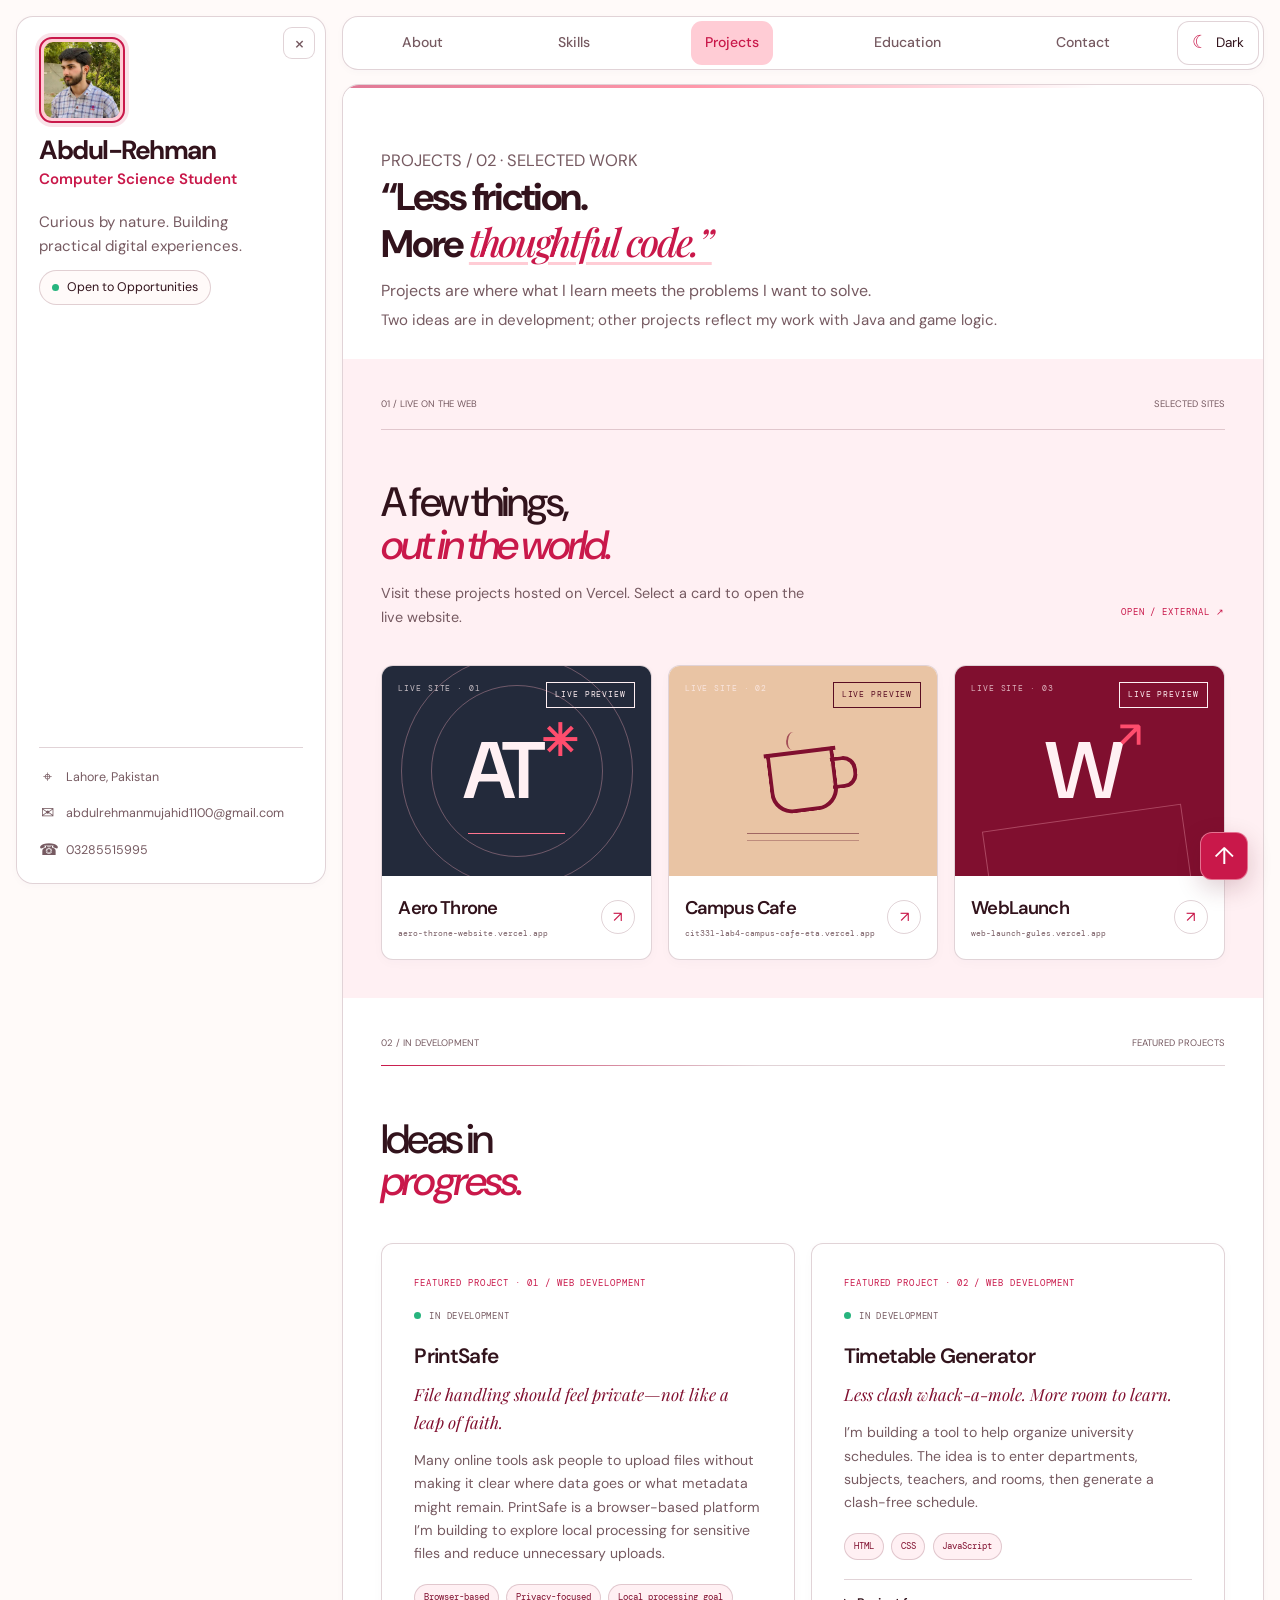
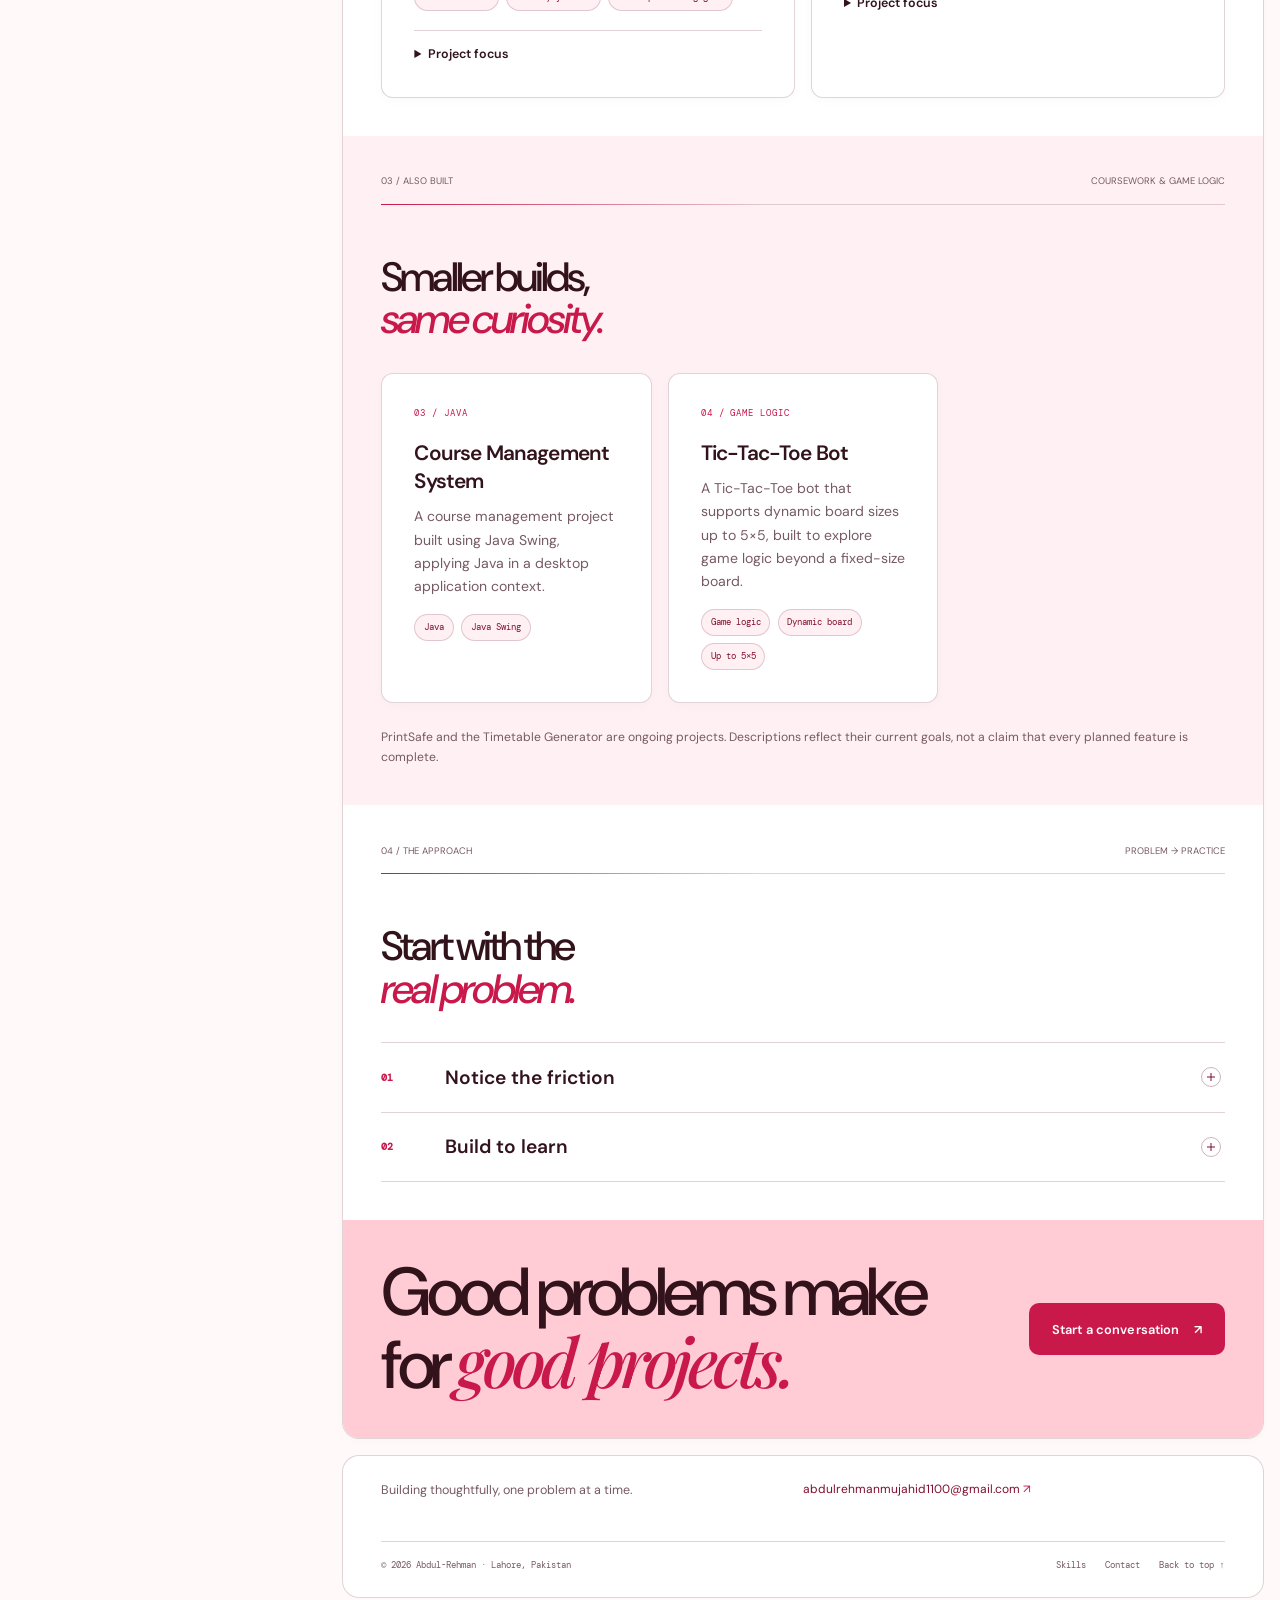
<file: html/projects.html>
<!doctype html>
<html lang="en">
<head>
  <meta charset="utf-8">
  <meta name="viewport" content="width=device-width, initial-scale=1">
  <meta name="theme-color" content="#fffaf9">
  <meta name="description" content="Explore Abdul-Rehman's practical software projects, including PrintSafe, a timetable generator, a Java Swing course management system, and a Tic-Tac-Toe bot.">
  <meta name="robots" content="index,follow,max-image-preview:large">
  <meta property="og:type" content="website">
  <meta property="og:locale" content="en_PK">
  <meta property="og:site_name" content="Abdul-Rehman — Developer Portfolio">
  <meta property="og:title" content="Projects by Abdul-Rehman — Practical Software">
  <meta property="og:description" content="Ongoing ideas and completed coursework grounded in real needs.">
  <meta name="twitter:card" content="summary">
  <title>Projects by Abdul-Rehman — Web Development &amp; Software</title>
  <link rel="icon" type="image/svg+xml" href="../images/favicon.svg">
  <link rel="preconnect" href="https://fonts.googleapis.com">
  <link rel="preconnect" href="https://fonts.gstatic.com" crossorigin>
  <link href="https://fonts.googleapis.com/css2?family=DM+Mono:wght@400;500&family=DM+Sans:wght@400;500;600;700&family=Playfair+Display:ital,wght@1,500&display=swap" rel="stylesheet">
  <link rel="stylesheet" href="../css/style.css">
  <script src="../js/main.js" defer></script>
</head>
<body class="inner-page page-projects">
  <a class="skip-link" href="#main">Skip to content</a>
  <div class="scroll-progress" aria-hidden="true"><span></span></div>
  <aside class="profile-sidebar" id="profile-sidebar" aria-label="Profile and contact information">
    <button class="profile-panel-close" type="button" data-profile-close aria-controls="profile-sidebar" aria-label="Close profile panel">×</button>
    <a class="profile-home-link" href="../index.html" aria-label="Abdul-Rehman, home">
      <span class="profile-portrait"><img src="../images/me.webp" alt="" width="520" height="650"></span>
      <span class="profile-name">Abdul-Rehman</span>
    </a>
    <p class="profile-role">Computer Science Student</p>
    <p class="profile-bio">Curious by nature. Building practical digital experiences.</p>
    <span class="availability"><i aria-hidden="true"></i> Open to Opportunities</span>
    <div class="profile-contact">
      <a href="contact.html#contact-details"><span aria-hidden="true">⌖</span> Lahore, Pakistan</a>
      <a href="mailto:abdulrehmanmujahid1100@gmail.com"><span aria-hidden="true">✉</span> abdulrehmanmujahid1100@gmail.com</a>
      <a href="tel:+923285515995"><span aria-hidden="true">☎</span> 03285515995</a>
    </div>
  </aside>
  <button class="profile-panel-reopen" type="button" data-profile-open aria-controls="profile-sidebar" aria-label="Open profile panel" hidden>Profile <span aria-hidden="true">›</span></button>
  <header class="site-header site-header--dark site-header--inner"><div class="nav-wrap">
    <button class="menu-toggle" type="button" aria-expanded="false" aria-controls="primary-nav" aria-label="Open navigation menu"><span></span><span></span></button>
    <nav class="primary-nav" id="primary-nav" aria-label="Primary navigation">
      <a href="about.html">About</a><a href="skills.html">Skills</a><a href="projects.html" aria-current="page">Projects</a><a href="education.html">Education</a><a href="contact.html">Contact</a>
    </nav>
    <button class="theme-toggle" type="button" data-theme-toggle aria-pressed="false"><span aria-hidden="true">☾</span> Dark</button>
  </div></header>
  <main id="main">
    <section class="page-hero page-hero--inner" aria-labelledby="page-title"><div class="page-hero-inner">
      <p class="eyebrow"><span class="status-dot"></span> PROJECTS / 02 · SELECTED WORK</p>
      <h1 id="page-title">“Less friction.<br>More <em>thoughtful code.”</em></h1>
      <p class="page-quote">Projects are where what I learn meets the problems I want to solve.</p>
      <p class="page-subtitle">Two ideas are in development; other projects reflect my work with Java and game logic.</p>
    </div></section>
    <section class="live-sites-section section-pad" id="live-sites" aria-labelledby="live-sites-title">
      <div class="section-kicker"><span>01 / LIVE ON THE WEB</span><span>SELECTED SITES</span></div>
      <div class="live-sites-heading"><div><h2 class="display-heading" id="live-sites-title">A few things,<br><em>out in the world.</em></h2><p>Visit these projects hosted on Vercel. Select a card to open the live website.</p></div><span class="live-sites-index">OPEN / EXTERNAL ↗</span></div>
      <div class="live-sites-grid">
        <a class="live-site-card" href="https://aero-throne-website.vercel.app/" target="_blank" rel="noopener noreferrer" aria-label="Open Aero Throne live website in a new tab">
          <div class="live-site-preview live-site-preview--aero" aria-hidden="true"><span class="live-site-number">LIVE SITE · 01</span><span class="live-preview-label">LIVE PREVIEW</span><span class="live-preview-monogram">AT<span>✳</span></span><span class="live-preview-rule"></span></div>
          <div class="live-site-details"><div><h3>Aero Throne</h3><span>aero-throne-website.vercel.app</span></div><span class="live-site-arrow" aria-hidden="true">↗</span></div>
        </a>
        <a class="live-site-card" href="https://cit331-lab4-campus-cafe-eta.vercel.app/" target="_blank" rel="noopener noreferrer" aria-label="Open Campus Cafe live website in a new tab">
          <div class="live-site-preview live-site-preview--cafe" aria-hidden="true"><span class="live-site-number">LIVE SITE · 02</span><span class="live-preview-label">LIVE PREVIEW</span><span class="cafe-cup"><i></i></span><span class="cafe-lines"></span></div>
          <div class="live-site-details"><div><h3>Campus Cafe</h3><span>cit331-lab4-campus-cafe-eta.vercel.app</span></div><span class="live-site-arrow" aria-hidden="true">↗</span></div>
        </a>
        <a class="live-site-card" href="https://web-launch-gules.vercel.app/" target="_blank" rel="noopener noreferrer" aria-label="Open WebLaunch live website in a new tab">
          <div class="live-site-preview live-site-preview--launch" aria-hidden="true"><span class="live-site-number">LIVE SITE · 03</span><span class="live-preview-label">LIVE PREVIEW</span><span class="launch-symbol">W<span>↗</span></span><span class="launch-window"></span></div>
          <div class="live-site-details"><div><h3>WebLaunch</h3><span>web-launch-gules.vercel.app</span></div><span class="live-site-arrow" aria-hidden="true">↗</span></div>
        </a>
      </div>
    </section>
    <section class="content-wrap inner-section" aria-labelledby="featured-projects">
      <div class="section-kicker"><span>02 / IN DEVELOPMENT</span><span>FEATURED PROJECTS</span></div>
      <h2 class="display-heading inner-section-heading" id="featured-projects">Ideas in<br><em>progress.</em></h2>
      <div class="info-card-grid project-info-grid">
        <article class="info-card project-info-card"><span class="card-number">FEATURED PROJECT · 01 / WEB DEVELOPMENT</span><span class="project-status"><i></i> IN DEVELOPMENT</span><h3>PrintSafe</h3><p class="project-lead">File handling should feel private—not like a leap of faith.</p><p>Many online tools ask people to upload files without making it clear where data goes or what metadata might remain. PrintSafe is a browser-based platform I’m building to explore local processing for sensitive files and reduce unnecessary uploads.</p><div class="tag-row"><span class="tag">Browser-based</span><span class="tag">Privacy-focused</span><span class="tag">Local processing goal</span></div><details class="project-details"><summary>Project focus</summary><p>The aim is private and transparent file handling. Local processing is a design goal; the complete product and all operations are not claimed as finished.</p></details></article>
        <article class="info-card project-info-card"><span class="card-number">FEATURED PROJECT · 02 / WEB DEVELOPMENT</span><span class="project-status"><i></i> IN DEVELOPMENT</span><h3>Timetable Generator</h3><p class="project-lead">Less clash whack-a-mole. More room to learn.</p><p>I’m building a tool to help organize university schedules. The idea is to enter departments, subjects, teachers, and rooms, then generate a clash-free schedule.</p><div class="tag-row"><span class="tag">HTML</span><span class="tag">CSS</span><span class="tag">JavaScript</span></div><details class="project-details"><summary>Project focus</summary><p>Make semester scheduling clearer by considering the people, subjects, and rooms in a university timetable.</p></details></article>
      </div>
    </section>
    <section class="content-wrap inner-section inner-section--tint" aria-labelledby="other-projects">
      <div class="section-kicker"><span>03 / ALSO BUILT</span><span>COURSEWORK &amp; GAME LOGIC</span></div>
      <h2 class="display-heading inner-section-heading" id="other-projects">Smaller builds,<br><em>same curiosity.</em></h2>
      <div class="info-card-grid">
        <article class="info-card"><span class="card-number">03 / JAVA</span><h3>Course Management System</h3><p>A course management project built using Java Swing, applying Java in a desktop application context.</p><div class="tag-row"><span class="tag">Java</span><span class="tag">Java Swing</span></div></article>
        <article class="info-card"><span class="card-number">04 / GAME LOGIC</span><h3>Tic-Tac-Toe Bot</h3><p>A Tic-Tac-Toe bot that supports dynamic board sizes up to 5×5, built to explore game logic beyond a fixed-size board.</p><div class="tag-row"><span class="tag">Game logic</span><span class="tag">Dynamic board</span><span class="tag">Up to 5×5</span></div></article>
      </div>
      <p class="status-footnote">PrintSafe and the Timetable Generator are ongoing projects. Descriptions reflect their current goals, not a claim that every planned feature is complete.</p>
    </section>
    <section class="content-wrap inner-section" aria-labelledby="project-process">
      <div class="section-kicker"><span>04 / THE APPROACH</span><span>PROBLEM → PRACTICE</span></div>
      <h2 class="display-heading inner-section-heading" id="project-process">Start with the<br><em>real problem.</em></h2>
      <div class="accordion-list">
        <details class="content-accordion"><summary><span class="accordion-index">01</span><span>Notice the friction</span><span class="accordion-icon" aria-hidden="true"></span></summary><div class="accordion-content"><p>Project ideas begin with everyday challenges, from file privacy and transparency to timetable clashes at university.</p></div></details>
        <details class="content-accordion"><summary><span class="accordion-index">02</span><span>Build to learn</span><span class="accordion-icon" aria-hidden="true"></span></summary><div class="accordion-content"><p>Use coursework and practical development to explore possible solutions, keeping the project status clear as the work progresses.</p></div></details>
      </div>
    </section>
    <section class="contact-end section-pad"><div class="contact-end-inner"><h2>Good problems make for <em>good projects.</em></h2><a class="button button--coral" href="contact.html">Start a conversation <span aria-hidden="true">↗</span></a></div></section>
  </main>
  <footer class="site-footer"><div class="footer-main"><a class="brand brand--light" href="../index.html" aria-label="Abdul-Rehman, back to home"><span class="brand-wordmark">AR<span class="brand-dot">.</span></span></a><p>Building thoughtfully, one problem at a time.</p><a class="footer-email" href="mailto:abdulrehmanmujahid1100@gmail.com">abdulrehmanmujahid1100@gmail.com <span aria-hidden="true">↗</span></a></div><div class="footer-bottom"><span>© <span data-current-year>2026</span> Abdul-Rehman · Lahore, Pakistan</span><div><a href="skills.html">Skills</a><a href="contact.html">Contact</a><a href="#main">Back to top ↑</a></div></div></footer>
  <button class="back-to-top" type="button" aria-label="Back to top">↑</button>
</body>
</html>
</file>
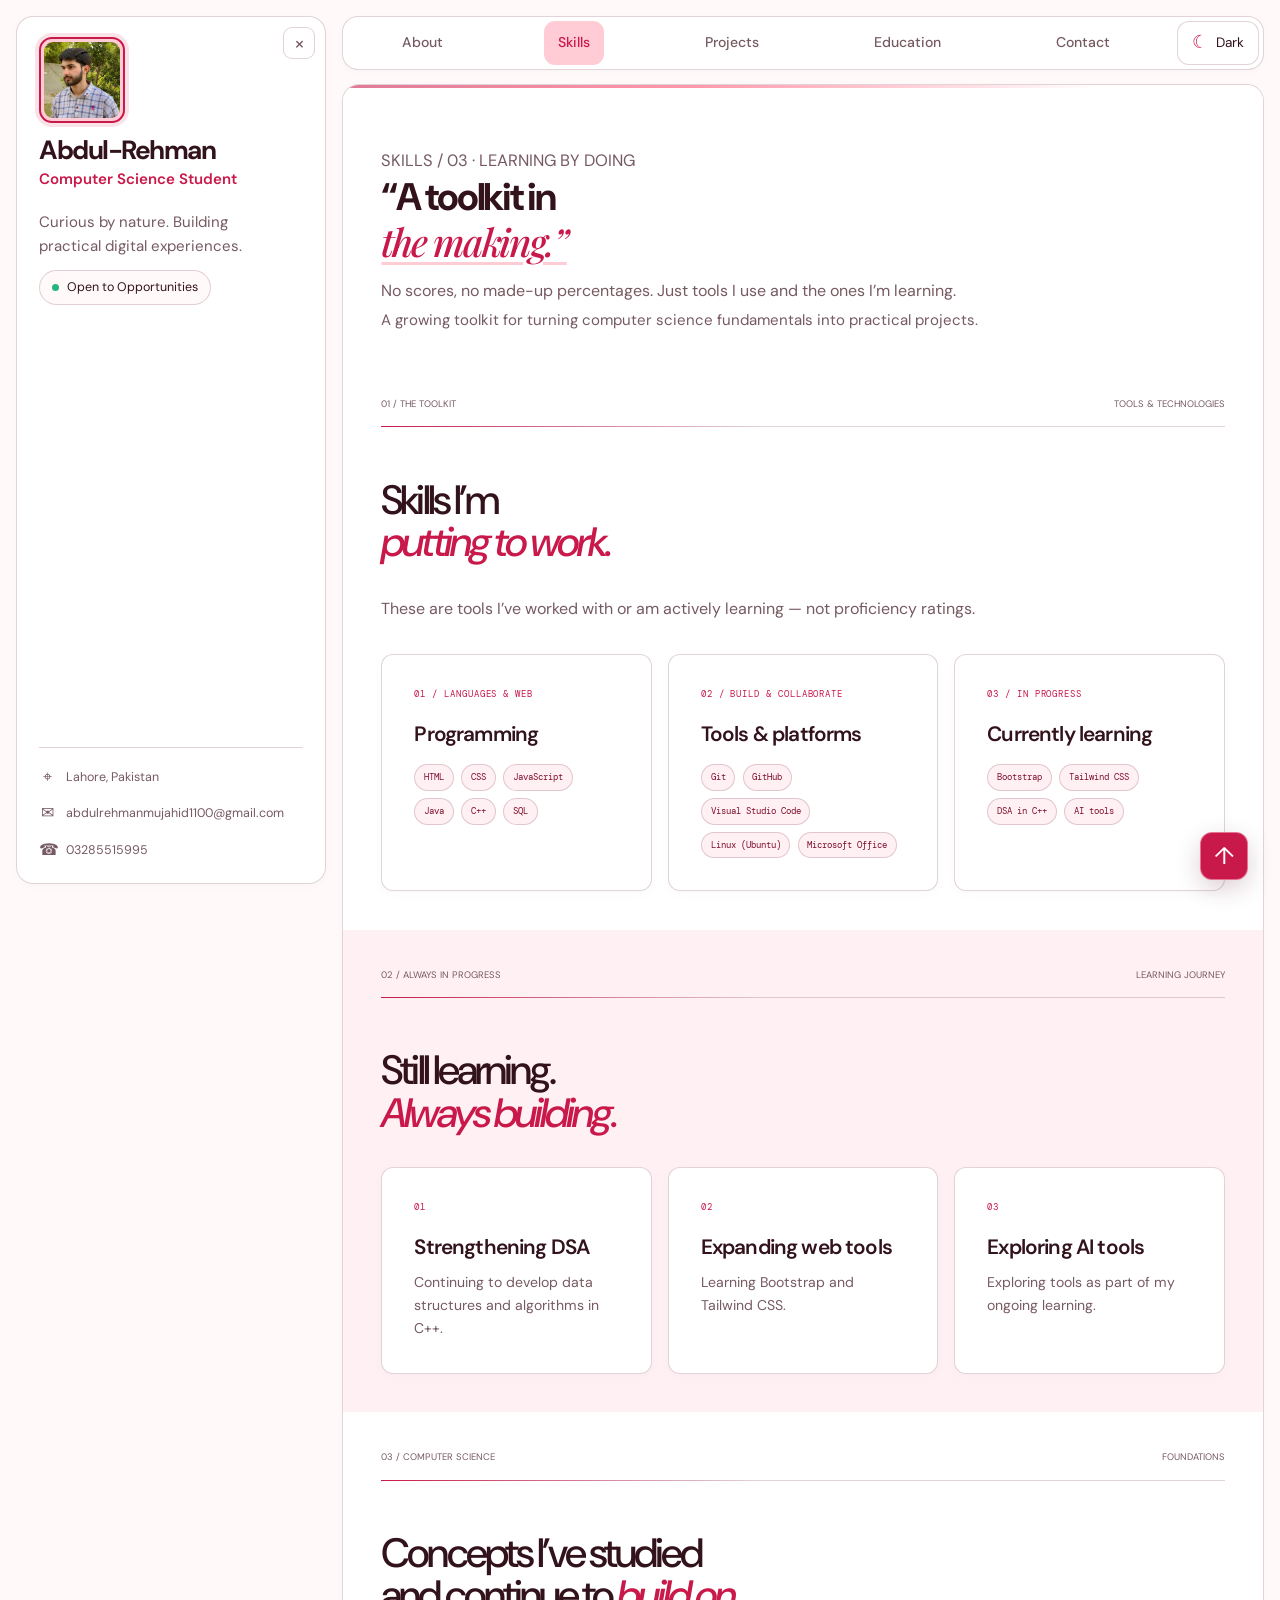
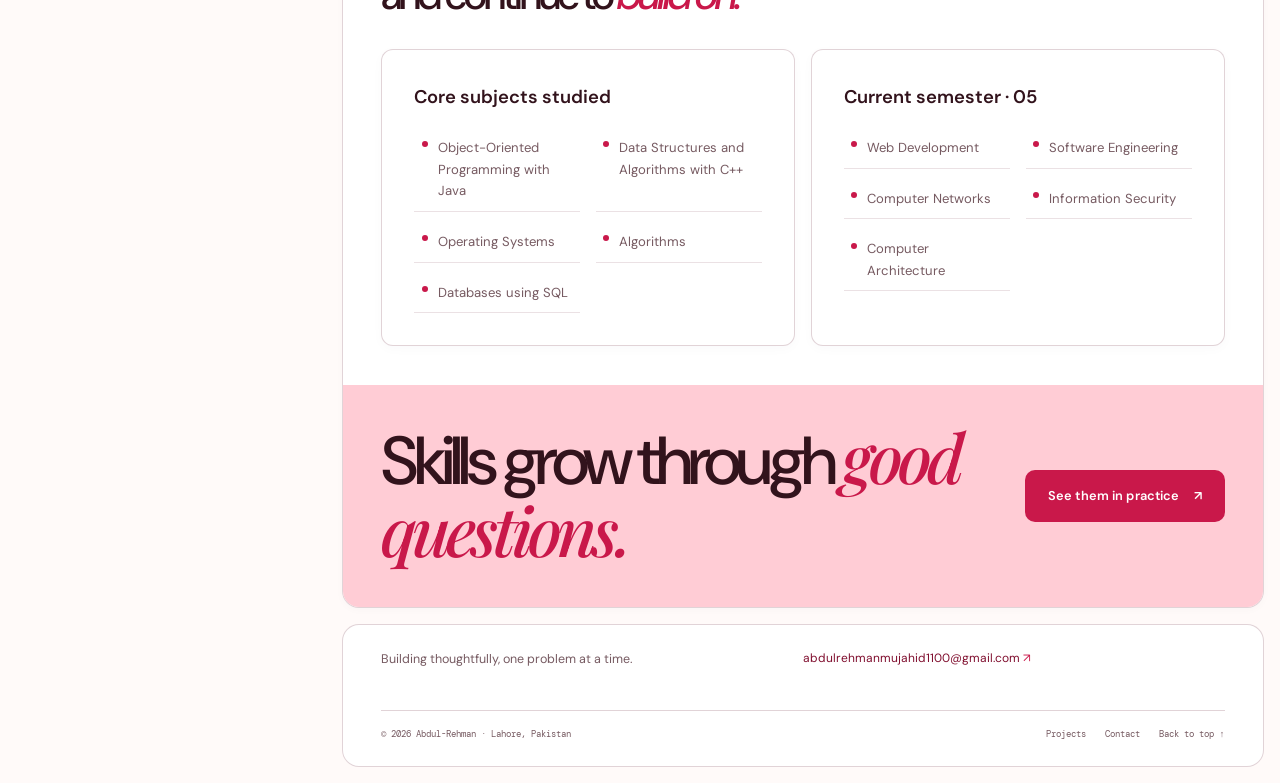
<file: html/skills.html>
<!doctype html>
<html lang="en">
<head>
  <meta charset="utf-8">
  <meta name="viewport" content="width=device-width, initial-scale=1">
  <meta name="theme-color" content="#fffaf9">
  <meta name="description" content="Explore Abdul-Rehman's programming and web development skills, tools, technologies, current learning, and computer science coursework.">
  <meta name="robots" content="index,follow,max-image-preview:large">
  <meta property="og:type" content="website">
  <meta property="og:locale" content="en_PK">
  <meta property="og:site_name" content="Abdul-Rehman — Developer Portfolio">
  <meta property="og:title" content="Skills & Technologies — Abdul-Rehman">
  <meta property="og:description" content="Programming, web technologies, tools, and computer science subjects I’m learning and applying.">
  <meta name="twitter:card" content="summary">
  <title>Skills &amp; Technologies — Abdul-Rehman</title>
  <link rel="icon" type="image/svg+xml" href="../images/favicon.svg">
  <link rel="preconnect" href="https://fonts.googleapis.com">
  <link rel="preconnect" href="https://fonts.gstatic.com" crossorigin>
  <link href="https://fonts.googleapis.com/css2?family=DM+Mono:wght@400;500&family=DM+Sans:wght@400;500;600;700&family=Playfair+Display:ital,wght@1,500&display=swap" rel="stylesheet">
  <link rel="stylesheet" href="../css/style.css">
  <script src="../js/main.js" defer></script>
</head>
<body class="inner-page page-skills">
  <a class="skip-link" href="#main">Skip to content</a>
  <div class="scroll-progress" aria-hidden="true"><span></span></div>
  <aside class="profile-sidebar" id="profile-sidebar" aria-label="Profile and contact information">
    <button class="profile-panel-close" type="button" data-profile-close aria-controls="profile-sidebar" aria-label="Close profile panel">×</button>
    <a class="profile-home-link" href="../index.html" aria-label="Abdul-Rehman, home">
      <span class="profile-portrait"><img src="../images/me.webp" alt="" width="520" height="650"></span>
      <span class="profile-name">Abdul-Rehman</span>
    </a>
    <p class="profile-role">Computer Science Student</p>
    <p class="profile-bio">Curious by nature. Building practical digital experiences.</p>
    <span class="availability"><i aria-hidden="true"></i> Open to Opportunities</span>
    <div class="profile-contact">
      <a href="contact.html#contact-details"><span aria-hidden="true">⌖</span> Lahore, Pakistan</a>
      <a href="mailto:abdulrehmanmujahid1100@gmail.com"><span aria-hidden="true">✉</span> abdulrehmanmujahid1100@gmail.com</a>
      <a href="tel:+923285515995"><span aria-hidden="true">☎</span> 03285515995</a>
    </div>
  </aside>
  <button class="profile-panel-reopen" type="button" data-profile-open aria-controls="profile-sidebar" aria-label="Open profile panel" hidden>Profile <span aria-hidden="true">›</span></button>
  <header class="site-header site-header--dark site-header--inner"><div class="nav-wrap">
    <button class="menu-toggle" type="button" aria-expanded="false" aria-controls="primary-nav" aria-label="Open navigation menu"><span></span><span></span></button>
    <nav class="primary-nav" id="primary-nav" aria-label="Primary navigation">
      <a href="about.html">About</a><a href="skills.html" aria-current="page">Skills</a><a href="projects.html">Projects</a><a href="education.html">Education</a><a href="contact.html">Contact</a>
    </nav>
    <button class="theme-toggle" type="button" data-theme-toggle aria-pressed="false"><span aria-hidden="true">☾</span> Dark</button>
  </div></header>
  <main id="main">
    <section class="page-hero page-hero--inner" aria-labelledby="page-title"><div class="page-hero-inner">
      <p class="eyebrow"><span class="status-dot"></span> SKILLS / 03 · LEARNING BY DOING</p>
      <h1 id="page-title">“A toolkit in<br><em>the making.”</em></h1>
      <p class="page-quote">No scores, no made-up percentages. Just tools I use and the ones I’m learning.</p>
      <p class="page-subtitle">A growing toolkit for turning computer science fundamentals into practical projects.</p>
    </div></section>
    <section class="content-wrap inner-section" aria-labelledby="skill-toolkit">
      <div class="section-kicker"><span>01 / THE TOOLKIT</span><span>TOOLS &amp; TECHNOLOGIES</span></div>
      <h2 class="display-heading inner-section-heading" id="skill-toolkit">Skills I’m<br><em>putting to work.</em></h2>
      <p class="skills-intro">These are tools I’ve worked with or am actively learning — not proficiency ratings.</p>
      <div class="info-card-grid">
        <article class="info-card"><span class="card-number">01 / LANGUAGES &amp; WEB</span><h3>Programming</h3><div class="tag-row"><span class="tag">HTML</span><span class="tag">CSS</span><span class="tag">JavaScript</span><span class="tag">Java</span><span class="tag">C++</span><span class="tag">SQL</span></div></article>
        <article class="info-card"><span class="card-number">02 / BUILD &amp; COLLABORATE</span><h3>Tools &amp; platforms</h3><div class="tag-row"><span class="tag">Git</span><span class="tag">GitHub</span><span class="tag">Visual Studio Code</span><span class="tag">Linux (Ubuntu)</span><span class="tag">Microsoft Office</span></div></article>
        <article class="info-card"><span class="card-number">03 / IN PROGRESS</span><h3>Currently learning</h3><div class="tag-row"><span class="tag">Bootstrap</span><span class="tag">Tailwind CSS</span><span class="tag">DSA in C++</span><span class="tag">AI tools</span></div></article>
      </div>
    </section>
    <section class="content-wrap inner-section inner-section--tint" aria-labelledby="learning-path">
      <div class="section-kicker"><span>02 / ALWAYS IN PROGRESS</span><span>LEARNING JOURNEY</span></div>
      <h2 class="display-heading inner-section-heading" id="learning-path">Still learning.<br><em>Always building.</em></h2>
      <div class="info-card-grid">
        <article class="info-card"><span class="card-number">01</span><h3>Strengthening DSA</h3><p>Continuing to develop data structures and algorithms in C++.</p></article>
        <article class="info-card"><span class="card-number">02</span><h3>Expanding web tools</h3><p>Learning Bootstrap and Tailwind CSS.</p></article>
        <article class="info-card"><span class="card-number">03</span><h3>Exploring AI tools</h3><p>Exploring tools as part of my ongoing learning.</p></article>
      </div>
    </section>
    <section class="content-wrap inner-section" aria-labelledby="cs-foundations">
      <div class="section-kicker"><span>03 / COMPUTER SCIENCE</span><span>FOUNDATIONS</span></div>
      <h2 class="display-heading inner-section-heading" id="cs-foundations">Concepts I’ve studied<br>and continue to <em>build on.</em></h2>
      <div class="studied-subjects">
        <section class="studied-subject-group" aria-labelledby="subjects-completed">
          <h3 id="subjects-completed">Core subjects studied</h3>
          <ul class="studied-subject-list">
            <li>Object-Oriented Programming with Java</li>
            <li>Data Structures and Algorithms with C++</li>
            <li>Operating Systems</li>
            <li>Algorithms</li>
            <li>Databases using SQL</li>
          </ul>
        </section>
        <section class="studied-subject-group" aria-labelledby="subjects-current">
          <h3 id="subjects-current">Current semester · 05</h3>
          <ul class="studied-subject-list">
            <li>Web Development</li>
            <li>Software Engineering</li>
            <li>Computer Networks</li>
            <li>Information Security</li>
            <li>Computer Architecture</li>
          </ul>
        </section>
      </div>
    </section>
    <section class="contact-end section-pad"><div class="contact-end-inner"><h2>Skills grow through <em>good questions.</em></h2><a class="button button--coral" href="projects.html">See them in practice <span aria-hidden="true">↗</span></a></div></section>
  </main>
  <footer class="site-footer"><div class="footer-main"><a class="brand brand--light" href="../index.html" aria-label="Abdul-Rehman, back to home"><span class="brand-wordmark">AR<span class="brand-dot">.</span></span></a><p>Building thoughtfully, one problem at a time.</p><a class="footer-email" href="mailto:abdulrehmanmujahid1100@gmail.com">abdulrehmanmujahid1100@gmail.com <span aria-hidden="true">↗</span></a></div><div class="footer-bottom"><span>© <span data-current-year>2026</span> Abdul-Rehman · Lahore, Pakistan</span><div><a href="projects.html">Projects</a><a href="contact.html">Contact</a><a href="#main">Back to top ↑</a></div></div></footer>
  <button class="back-to-top" type="button" aria-label="Back to top">↑</button>
</body>
</html>
</file>
<file: css/style.css>
:root {
  --wine-dark: #590D22;
  --burgundy: #800F2F;
  --crimson: #A4133C;
  --rose-red: #C9184A;
  --coral: #FF4D6D;
  --coral-soft: #FF758F;
  --pink: #FF8FA3;
  --blush: #FFB3C1;
  --pink-light: #FFCCD5;
  --pink-white: #FFF0F3;
  --ink: #32131c;
  --muted: #765a61;
  --paper: #fffaf9;
  --line: rgba(89, 13, 34, .18);
  --sans: "DM Sans", "Segoe UI", sans-serif;
  --mono: "DM Mono", Consolas, monospace;
  --serif: "Playfair Display", Georgia, serif;
  --page-gutter: clamp(1.25rem, 6.4vw, 6.75rem);
}

* { box-sizing: border-box; }
html { scroll-behavior: smooth; scroll-padding-top: 6rem; }
body { margin: 0; background: var(--paper); color: var(--ink); font-family: var(--sans); font-size: 16px; line-height: 1.65; -webkit-font-smoothing: antialiased; }
img { display: block; max-width: 100%; }
a { color: inherit; text-decoration: none; }
button, a { -webkit-tap-highlight-color: transparent; }
button { font: inherit; }
::selection { color: var(--wine-dark); background: var(--pink-light); }
:focus-visible { outline: 3px solid var(--coral); outline-offset: 4px; }
.skip-link { position: fixed; z-index: 20; top: .75rem; left: .75rem; padding: .65rem 1rem; transform: translateY(-160%); color: white; background: var(--wine-dark); }
.skip-link:focus { transform: translateY(0); }
.scroll-progress { position: fixed; inset: 0 0 auto; z-index: 12; height: 3px; pointer-events: none; }
.scroll-progress span { display: block; width: 100%; height: 100%; background: var(--coral); transform: scaleX(0); transform-origin: left; }
.site-header { position: sticky; top: 0; z-index: 10; height: 82px; }
.site-header--dark { color: var(--pink-white); background: var(--wine-dark); }
.site-header.is-scrolled { background: transparent; }
.nav-wrap { position: relative; width: min(100% - 2 * var(--page-gutter), 1440px); min-height: 82px; margin: auto; display: flex; align-items: center; justify-content: space-between; gap: 1.5rem; transition: width .32s ease, min-height .32s ease, margin .32s ease, padding .32s ease, border-radius .32s ease, background-color .32s ease, border-color .32s ease, box-shadow .32s ease; }
.site-header.is-scrolled .nav-wrap { width: min(100% - 2 * var(--page-gutter) - 1rem, 1200px); min-height: 62px; margin-top: .55rem; padding: 0 clamp(1rem, 3vw, 2rem); border: 1px solid rgba(255,179,193,.28); border-radius: 999px; background: rgba(89,13,34,.97); box-shadow: 0 10px 32px rgba(49, 8, 20, .2); }
.brand { display: inline-flex; align-items: center; font-size: 1.25rem; font-weight: 700; letter-spacing: -.075em; white-space: nowrap; }
.brand-wordmark { display: inline-flex; align-items: baseline; }
.brand-dot { color: var(--coral); }
.primary-nav { display: flex; align-items: center; gap: clamp(.85rem, 2vw, 2rem); }
.primary-nav a, .nav-cta { position: relative; font-size: .77rem; font-weight: 500; transition: color .2s ease; }
.primary-nav a { padding: .45rem 0; color: rgba(255,240,243,.74); }
.primary-nav a::after { position: absolute; right: 0; bottom: .1rem; left: 0; height: 1px; content: ""; background: var(--coral); transform: scaleX(0); transform-origin: right; transition: transform .24s ease; }
.primary-nav a:hover, .primary-nav a[aria-current="page"] { color: var(--pink-white); }
.primary-nav a:hover::after, .primary-nav a[aria-current="page"]::after { transform: scaleX(1); transform-origin: left; }
.nav-cta { padding: .65rem .9rem; border: 1px solid rgba(255,179,193,.45); border-radius: 2px; color: var(--pink-white); }
.nav-cta span { padding-left: .5rem; color: var(--coral); transition: transform .2s; display: inline-block; }
.nav-cta:hover { color: white; border-color: var(--coral); }
.nav-cta:hover span { transform: translate(2px,-2px); }
.menu-toggle { display: none; }

.site-header {
  border-bottom: 1px solid rgba(255, 204, 213, 0.18);
}

.site-header--home {
  position: sticky;
  top: 16px;
  height: 64px;
  margin-top: 16px;
  border-bottom: 0;
  background: transparent;
}

.site-header--home .nav-wrap,
.site-header--home.is-scrolled .nav-wrap {
  width: min(100% - 2 * var(--page-gutter), 1440px);
  min-height: 64px;
  margin: 0 auto;
  padding: 0 clamp(1.25rem, 3vw, 2.5rem);
  border: 1px solid rgba(255, 179, 193, 0.28);
  border-radius: 999px;
  background: var(--wine-dark);
  box-shadow: none;
  transition: none;
}

.primary-nav {
  margin-left: auto;
  margin-right: 1.2rem;
}

.nav-cta {
  min-width: 132px;
  padding: 0.8rem 1.1rem;
  border: 1px solid rgba(255, 179, 193, 0.45);
  border-radius: 4px;
  color: var(--pink-white);
  background: rgba(255, 255, 255, 0.02);
  font-size: 0.8rem;
  text-align: center;
}

.hero-home {
  position: relative;
  min-height: calc(100vh - 82px);
  overflow: hidden;
  color: var(--pink-white);
  background: var(--wine-dark);
}

.hero-home::before {
  position: absolute;
  inset: 0;
  content: "";
  opacity: 0.22;
  background-image: linear-gradient(rgba(255, 179, 193, 0.15) 1px, transparent 1px), linear-gradient(90deg, rgba(255, 179, 193, 0.15) 1px, transparent 1px);
  background-size: 56px 56px;
  mask-image: linear-gradient(90deg, black, transparent 86%);
}

.hero-home .hero-grid {
  position: relative;
  z-index: 1;
  width: min(100% - 2 * var(--page-gutter), 1440px);
  min-height: inherit;
  margin: auto;
  padding: clamp(4rem, 8vh, 6rem) 0 4rem;
  display: grid;
  grid-template-columns: minmax(0, 1.15fr) minmax(320px, 0.85fr);
  align-items: center;
  gap: clamp(2rem, 6vw, 6rem);
}

.hero-home .hero-copy {
  position: relative;
  z-index: 2;
  max-width: 680px;
  padding-left: clamp(0rem, 0.2vw, 0.25rem);
}

.hero-home h1 {
  margin: 0;
  font-size: clamp(4.2rem, 7vw, 9rem);
  font-weight: 500;
  line-height: 0.84;
  letter-spacing: -0.085em;
  white-space: nowrap;
}

.hero-greeting {
  display: block;
  color: var(--pink-white);
  font-family: var(--sans);
  font-size: 0.92em;
  font-weight: 500;
  letter-spacing: -0.065em;
}

.hero-name {
  display: block;
  color: #f4c6d5;
  font-family: var(--serif);
  font-size: 1.02em;
  font-style: italic;
  font-weight: 500;
  letter-spacing: -0.065em;
  line-height: 0.92;
}

.hero-quote {
  margin: 2.1rem 0 0;
  max-width: 640px;
  color: rgba(255, 240, 243, 0.85);
  font-family: var(--serif);
  font-size: clamp(2rem, 2.5vw, 3.25rem);
  font-style: italic;
  line-height: 1.08;
  letter-spacing: -0.04em;
}

.hero-meta {
  display: flex;
  flex-wrap: wrap;
  align-items: center;
  gap: 0.7rem;
  margin-top: 1.8rem;
  color: rgba(255, 240, 243, 0.8);
  font-family: var(--mono);
  font-size: 0.65rem;
  letter-spacing: 0.08em;
  text-transform: none;
}

.hero-meta span:nth-child(2n) {
  color: var(--coral);
}

.hero-intro {
  max-width: 480px;
  margin: 1.7rem 0 0;
  padding-left: 1.25rem;
  border-left: 1px solid rgba(255, 179, 193, 0.6);
  color: rgba(255, 240, 243, 0.7);
  font-size: 1.02rem;
  line-height: 1.7;
}

.hero-actions {
  display: flex;
  align-items: center;
  flex-wrap: wrap;
  gap: 1.1rem;
  margin-top: 2.2rem;
}

.button {
  min-height: 52px;
  display: inline-flex;
  align-items: center;
  justify-content: center;
  gap: 0.9rem;
  padding: 0.8rem 1.35rem;
  border: 1px solid rgba(255, 179, 193, 0.5);
  font-size: 0.8rem;
  font-weight: 600;
  letter-spacing: 0.01em;
  transition: transform 0.2s ease, box-shadow 0.2s ease, background 0.2s ease, border-color 0.2s ease;
}

.button:hover {
  transform: translateY(-2px);
}

.button--coral {
  border-color: transparent;
  color: var(--wine-dark);
  background: #ff5f7f;
}

.button--coral:hover {
  background: #ff7d9a;
}

.button--ghost {
  color: var(--pink-white);
  background: transparent;
}

.button--ghost:hover {
  border-color: rgba(255, 179, 193, 0.9);
}

.button span {
  color: inherit;
  transition: transform 0.2s ease;
}

.button:hover span {
  transform: translate(3px, -2px);
}

.hero-home .hero-visual {
  position: relative;
  width: min(100%, 530px);
  min-height: 560px;
  margin-left: auto;
  display: flex;
  align-items: center;
  justify-content: center;
}

.hero-home .hero-visual::before,
.hero-home .hero-visual::after {
  position: absolute;
  content: "+";
  color: rgba(255, 204, 213, 0.5);
  font-size: 1.3rem;
  line-height: 1;
}

.hero-home .hero-visual::before {
  top: 16%;
  left: 18%;
}

.hero-home .hero-visual::after {
  right: 18%;
  bottom: 18%;
}

.hero-orbit {
  position: absolute;
  border: 1px solid rgba(255, 117, 143, 0.24);
  border-radius: 50%;
  pointer-events: none;
}

.hero-orbit--one {
  width: 500px;
  height: 500px;
  top: 12px;
  right: 10px;
}

.hero-orbit--two {
  width: 350px;
  height: 350px;
  top: 130px;
  left: 90px;
}

.portrait-frame {
  position: relative;
  z-index: 2;
  width: min(100%, 345px);
  height: min(100%, 345px);
  overflow: hidden;
  border: 2px solid rgba(255, 179, 193, 0.7);
  border-radius: 50%;
  background: rgba(128, 15, 47, 0.45);
  box-shadow: 0 0 0 7px rgba(255, 179, 193, 0.08);
}

.portrait-frame img {
  width: 100%;
  height: 100%;
  object-fit: cover;
  object-position: center 20%;
}

.scroll-up {
  position: absolute;
  right: clamp(1.25rem, 3vw, 3rem);
  bottom: 1.2rem;
  width: 52px;
  height: 52px;
  border: 1px solid rgba(255, 179, 193, 0.65);
  border-radius: 50%;
  color: var(--wine-dark);
  background: rgba(255, 240, 243, 0.95);
  font-size: 1.8rem;
  line-height: 1;
  cursor: pointer;
}

@media (max-width: 980px) {
  .primary-nav {
    display: none;
  }

  .hero-home .hero-grid {
    grid-template-columns: 1fr;
    padding-top: 3.5rem;
  }

  .hero-home .hero-copy {
    max-width: 100%;
  }

  .hero-home h1 {
    white-space: normal;
  }

  .hero-home .hero-visual {
    margin: 0 auto;
    min-height: 420px;
  }
}

@media (max-width: 640px) {
  .nav-wrap {
    padding: 0 1rem;
  }

  .nav-cta {
    min-width: unset;
    padding: 0.7rem 0.85rem;
    font-size: 0.7rem;
  }

  .hero-home {
    min-height: auto;
  }

  .hero-quote {
    font-size: 1.7rem;
  }

  .hero-meta {
    gap: 0.4rem;
    font-size: 0.58rem;
  }

  .hero-home .hero-grid {
    width: min(100% - 1.4rem, 720px);
  }

  .scroll-up {
    width: 46px;
    height: 46px;
    font-size: 1.5rem;
  }
}

.section-pad { padding: clamp(4.5rem, 9vw, 8.3rem) var(--page-gutter); }
.section-kicker { display: flex; justify-content: space-between; gap: 1rem; padding-bottom: 1rem; border-bottom: 1px solid var(--line); color: var(--muted); font-size: .59rem; }
.live-sites-section { background: var(--pink-white); }
.live-sites-heading { display: flex; align-items: end; justify-content: space-between; gap: 2rem; padding: 3.2rem 0 2.2rem; }
.live-sites-heading .display-heading em { color: var(--rose-red); }
.live-sites-heading p { max-width: 430px; margin: 1rem 0 0; color: var(--muted); font-size: .9rem; }
.live-sites-index { padding-bottom: .6rem; color: var(--rose-red); font-family: var(--mono); font-size: .58rem; letter-spacing: .1em; white-space: nowrap; }
.live-sites-grid { display: grid; grid-template-columns: repeat(3, minmax(0, 1fr)); gap: 1rem; }
.live-site-card { min-width: 0; overflow: hidden; border: 1px solid rgba(89,13,34,.18); background: var(--paper); transition: transform .3s ease, border-color .25s ease, box-shadow .3s ease; }
.live-site-card:hover { border-color: var(--coral); box-shadow: 0 16px 38px rgba(89,13,34,.1); transform: translateY(-5px); }
.live-site-preview { position: relative; min-height: 210px; overflow: hidden; display: grid; place-items: center; }
.live-site-preview--aero { color: var(--pink-white); background: #232a3b; }
.live-site-preview--aero::before, .live-site-preview--aero::after { position: absolute; width: 230px; height: 230px; border: 1px solid rgba(255,179,193,.35); border-radius: 50%; content: ""; }
.live-site-preview--aero::after { width: 170px; height: 170px; }
.live-site-preview--cafe { color: var(--wine-dark); background: #e9c4a4; }
.live-site-preview--launch { color: var(--pink-white); background: var(--burgundy); }
.live-site-number, .live-preview-label { position: absolute; top: 1rem; font-family: var(--mono); font-size: .5rem; letter-spacing: .11em; }
.live-site-number { left: 1rem; color: rgba(255,240,243,.74); }
.live-preview-label { right: 1rem; padding: .35rem .5rem; border: 1px solid currentColor; }
.live-preview-monogram { position: relative; z-index: 1; font-size: clamp(3rem, 7vw, 5rem); font-weight: 600; letter-spacing: -.1em; }
.live-preview-monogram span { margin-left: .25rem; color: var(--coral); font-size: .55em; vertical-align: top; }
.live-preview-rule { position: absolute; bottom: 20%; width: 36%; height: 1px; background: var(--coral-soft); }
.cafe-cup { position: relative; width: 68px; height: 62px; margin-top: 1.3rem; border: 4px solid var(--burgundy); border-top: 0; border-radius: 0 0 22px 22px; transform: rotate(-7deg); }
.cafe-cup::before { position: absolute; top: 0; left: -6px; width: 72px; height: 4px; background: var(--burgundy); content: ""; }
.cafe-cup::after { position: absolute; top: 11px; right: -25px; width: 22px; height: 24px; border: 4px solid var(--burgundy); border-left: 0; border-radius: 0 14px 14px 0; content: ""; }
.cafe-cup i { position: absolute; top: -19px; left: 18px; width: 13px; height: 18px; border-left: 2px solid rgba(128,15,47,.65); border-radius: 50%; transform: rotate(12deg); }
.cafe-lines { position: absolute; bottom: 20%; width: 42%; height: 1px; background: rgba(89,13,34,.5); box-shadow: 0 7px rgba(89,13,34,.3); }
.launch-symbol { position: relative; z-index: 1; font-size: clamp(3rem, 7vw, 5rem); font-weight: 600; letter-spacing: -.1em; }
.launch-symbol span { display: inline-block; margin-left: .15rem; color: var(--coral); font-size: .45em; vertical-align: top; transition: transform .25s ease; }
.live-site-card:hover .launch-symbol span { transform: translate(5px,-5px); }
.launch-window { position: absolute; right: 12%; bottom: -34%; width: 75%; height: 62%; border: 1px solid rgba(255,179,193,.34); transform: rotate(-8deg); }
.live-site-details { min-width: 0; display: flex; align-items: center; justify-content: space-between; gap: .6rem; padding: 1.1rem 1rem; }
.live-site-details h3 { margin: 0; font-size: 1.15rem; font-weight: 600; letter-spacing: -.045em; }
.live-site-details div > span { display: block; margin-top: .2rem; overflow-wrap: anywhere; color: var(--muted); font-family: var(--mono); font-size: .53rem; }
.live-site-arrow { width: 34px; height: 34px; flex: 0 0 auto; display: grid; place-items: center; border: 1px solid var(--line); border-radius: 50%; color: var(--rose-red); transition: color .2s, background .2s, transform .2s; }
.live-site-card:hover .live-site-arrow { color: var(--wine-dark); background: var(--coral); transform: rotate(45deg); }
.intro-layout, .path-layout { display: grid; grid-template-columns: 1.15fr .85fr; align-items: end; gap: clamp(2rem, 9vw, 9rem); padding-top: clamp(2.8rem, 6vw, 5.5rem); }
.display-heading { margin: 0; font-size: clamp(2.8rem, 6vw, 6rem); font-weight: 500; line-height: 1.04; letter-spacing: -.072em; }
.display-heading em { color: var(--rose-red); }
.intro-copy { max-width: 420px; padding-bottom: .35rem; }
.intro-copy p { margin-bottom: 1.45rem; color: var(--muted); font-size: 1rem; }
.arrow-link { color: var(--wine-dark); }
.featured-section { color: var(--pink-white); background: var(--burgundy); }
.section-kicker--light { border-color: rgba(255,179,193,.28); color: rgba(255,240,243,.62); }
.featured-heading { display: flex; align-items: end; justify-content: space-between; gap: 2rem; padding: 3.4rem 0 2.4rem; }
.display-heading--light { color: var(--pink-white); }
.display-heading--light em { color: var(--coral-soft); }
.featured-all { margin-bottom: .65rem; }
.featured-projects { display: grid; grid-template-columns: 1.08fr .92fr; gap: 1rem; align-items: start; }
.feature-project { min-width: 0; display: block; padding: clamp(1rem, 2.2vw, 1.5rem); border: 1px solid rgba(255,179,193,.35); background: rgba(89,13,34,.45); transition: border-color .25s ease, transform .35s cubic-bezier(.2,.8,.2,1), background .25s ease; }
.feature-project--timetable { margin-top: 3.4rem; }
.feature-project:hover { border-color: var(--coral); background: rgba(89,13,34,.72); transform: translateY(-5px); }
.project-meta { display: flex; align-items: center; justify-content: space-between; gap: .75rem; color: rgba(255,240,243,.68); font-size: .52rem; letter-spacing: .08em; }
.project-status { display: flex; align-items: center; gap: .5rem; color: var(--pink-light); white-space: nowrap; }
.project-status i { width: 6px; height: 6px; box-shadow: none; }
.printsafe-art, .timetable-art { position: relative; min-height: 235px; margin: 1.25rem 0; overflow: hidden; }
.printsafe-art { display: grid; place-items: center; background: #310d19; background-image: linear-gradient(rgba(255,179,193,.08) 1px, transparent 1px), linear-gradient(90deg, rgba(255,179,193,.08) 1px, transparent 1px); background-size: 28px 28px; }
.file-sheet { width: 54%; min-height: 135px; display: flex; flex-direction: column; justify-content: center; gap: .7rem; padding: 1rem; border: 1px solid rgba(255,179,193,.5); color: var(--pink-white); background: var(--burgundy); transform: rotate(-5deg); box-shadow: 15px 14px 0 rgba(255,77,109,.17); }
.file-sheet span, .file-sheet i { font-family: var(--mono); font-size: .52rem; letter-spacing: .12em; font-style: normal; color: var(--pink-light); }
.file-sheet b { color: var(--coral); font-family: var(--mono); letter-spacing: .12em; }
.privacy-seal { position: absolute; top: 20%; right: 15%; width: 82px; height: 82px; display: flex; flex-direction: column; align-items: center; justify-content: center; border: 1px solid var(--coral); border-radius: 50%; color: var(--pink-white); background: var(--wine-dark); font-family: var(--mono); font-size: .48rem; line-height: 1.45; text-align: center; transform: rotate(8deg); }
.privacy-seal strong { color: var(--coral); font-size: .9rem; }
.art-caption { position: absolute; right: 1rem; bottom: .8rem; color: rgba(255,240,243,.55); font-size: .48rem; }
.timetable-art { display: flex; flex-direction: column; justify-content: center; gap: .9rem; padding: 1.2rem clamp(.8rem, 2.5vw, 2rem); color: var(--wine-dark); background: var(--pink-light); }
.table-label { font-size: .55rem; color: var(--burgundy); }
.schedule-grid { display: grid; grid-template-columns: 1fr repeat(4, 1fr); gap: 4px; }
.schedule-grid span, .schedule-grid b, .schedule-grid i { min-height: 27px; display: grid; place-items: center; }
.schedule-grid span { color: var(--burgundy); font-family: var(--mono); font-size: .46rem; }
.schedule-grid b, .schedule-grid i { background: var(--rose-red); opacity: .84; }
.schedule-grid i { background: var(--wine-dark); opacity: .8; }
.table-note { align-self: end; color: var(--burgundy); font-size: .5rem; }
.feature-project-bottom { display: flex; align-items: center; justify-content: space-between; gap: 1rem; }
.feature-project h3 { margin: 0 0 .35rem; font-size: clamp(1.35rem, 2.5vw, 2rem); font-weight: 500; letter-spacing: -.055em; }
.feature-project p { max-width: 440px; margin: 0; color: rgba(255,240,243,.69); font-size: .82rem; }
.round-arrow { width: 38px; height: 38px; flex: 0 0 auto; display: grid; place-items: center; border: 1px solid rgba(255,179,193,.5); border-radius: 50%; color: var(--coral); transition: color .2s, background .2s, transform .2s; }
.feature-project:hover .round-arrow { color: var(--wine-dark); background: var(--coral); transform: rotate(45deg); }
.path-layout { align-items: start; }
.path-list { border-top: 1px solid var(--line); }
.path-list a { display: grid; grid-template-columns: 40px 1fr 30px; gap: .85rem; align-items: center; padding: 1.25rem .25rem; border-bottom: 1px solid var(--line); transition: padding .22s ease, color .22s ease; }
.path-list a:hover { padding-right: .65rem; padding-left: .65rem; color: var(--rose-red); }
.path-number { align-self: start; padding-top: .15rem; color: var(--rose-red); font-family: var(--mono); font-size: .62rem; }
.path-list b, .path-list small { display: block; }
.path-list b { font-size: .95rem; font-weight: 600; }
.path-list small { margin-top: .15rem; color: var(--muted); font-size: .75rem; }
.path-arrow { justify-self: end; color: var(--rose-red); }

.page-hero { position: relative; overflow: hidden; padding: clamp(4.6rem, 10vw, 8.2rem) var(--page-gutter) clamp(4rem, 7vw, 6rem); color: var(--pink-white); background: var(--wine-dark); }
.page-hero::after { position: absolute; top: -90px; right: 8%; width: 300px; height: 300px; border: 1px solid rgba(255,117,143,.23); border-radius: 50%; content: ""; box-shadow: 0 0 0 38px rgba(255,117,143,.035), 0 0 0 80px rgba(255,117,143,.025); }
.page-hero-inner { position: relative; z-index: 1; width: min(100%, 1200px); margin: auto; }
.page-hero .eyebrow { color: var(--pink-light); }
.page-hero h1 { max-width: 1000px; margin: 0; font-size: clamp(3.3rem, 8.6vw, 8rem); font-weight: 500; line-height: .98; letter-spacing: -.08em; }
.page-hero h1 em { color: var(--coral-soft); font-family: var(--serif); font-weight: 500; }
.page-hero p { max-width: 610px; margin: 1.5rem 0 0; color: rgba(255,240,243,.75); font-size: 1.03rem; }
.page-hero .page-index { position: absolute; right: 0; bottom: .5rem; color: rgba(255,240,243,.48); font-family: var(--mono); font-size: .65rem; letter-spacing: .12em; }
.content-wrap { width: min(100%, 1440px); margin: auto; padding: clamp(4rem, 8vw, 7rem) var(--page-gutter); }
.content-grid { display: grid; grid-template-columns: minmax(0, 1.05fr) minmax(250px, .75fr); gap: clamp(2.5rem, 8vw, 8rem); }
.prose { max-width: 720px; }
.prose p { color: var(--muted); font-size: 1.03rem; }
.prose p.lead { color: var(--ink); font-size: clamp(1.3rem, 2.5vw, 1.8rem); line-height: 1.5; letter-spacing: -.035em; }
.aside-note { padding: 1.5rem; border-top: 2px solid var(--coral); background: var(--pink-white); }
.aside-note .mono-label { margin-bottom: .8rem; }
.aside-note p { margin: 0; color: var(--muted); font-size: .9rem; }
.mono-label { color: var(--rose-red); font-family: var(--mono); font-size: .61rem; letter-spacing: .12em; }
.about-portrait { position: relative; max-width: 390px; margin: 1rem 0 3rem auto; }
.about-portrait img { width: 100%; max-height: 470px; object-fit: cover; object-position: center 35%; }
.about-portrait figcaption { display: flex; justify-content: space-between; padding-top: .65rem; color: var(--muted); font-family: var(--mono); font-size: .57rem; letter-spacing: .08em; }
.study-strip { display: grid; grid-template-columns: repeat(2, 1fr); border-top: 1px solid var(--line); }
.study-item { padding: 1.2rem .3rem; border-bottom: 1px solid var(--line); }
.study-item:nth-child(odd) { margin-right: 1rem; }
.study-item b { display: block; font-size: .9rem; font-weight: 600; }
.study-item span { color: var(--muted); font-size: .76rem; }
.journey { margin-top: 5rem; }
.subheading { margin: 0 0 1.5rem; font-size: clamp(1.7rem, 3.5vw, 2.5rem); font-weight: 500; letter-spacing: -.06em; }
.journey-steps { display: grid; grid-template-columns: repeat(3, 1fr); border-top: 1px solid var(--line); }
.journey-step { padding: 1.25rem 1.3rem 0 0; }
.journey-step + .journey-step { padding-left: 1.3rem; border-left: 1px solid var(--line); }
.journey-step .mono-label { display: block; margin-bottom: .7rem; }
.journey-step b { display: block; margin-bottom: .35rem; font-size: .95rem; }
.journey-step p { margin: 0; color: var(--muted); font-size: .82rem; }

.project-list { display: grid; grid-template-columns: repeat(12, 1fr); gap: 1rem; }
.project-card { position: relative; grid-column: span 6; overflow: hidden; border: 1px solid var(--line); background: #fff; transition: border-color .25s, transform .3s ease, box-shadow .3s ease; }
.project-card:hover { border-color: var(--coral); transform: translateY(-5px); box-shadow: 0 18px 45px rgba(89,13,34,.08); }
.project-card--wide { grid-column: span 7; }
.project-card--narrow { grid-column: span 5; }
.project-card-head { display: flex; justify-content: space-between; gap: 1rem; padding: 1.15rem 1.2rem 0; }
.project-number { color: var(--rose-red); font-family: var(--mono); font-size: .63rem; }
.project-status--light { color: var(--muted); font-size: .54rem; }
.project-visual { position: relative; min-height: 250px; margin: 1rem 1.2rem; overflow: hidden; }
.project-visual--privacy { display: grid; place-items: center; background: var(--wine-dark); background-image: linear-gradient(rgba(255,179,193,.1) 1px, transparent 1px), linear-gradient(90deg, rgba(255,179,193,.1) 1px, transparent 1px); background-size: 32px 32px; }
.privacy-window { width: min(68%, 340px); padding: 1rem; border: 1px solid rgba(255,179,193,.45); color: var(--pink-white); background: #70102d; box-shadow: 18px 16px 0 rgba(255,77,109,.2); transform: rotate(-3deg); }
.window-top { display: flex; justify-content: space-between; padding-bottom: .8rem; border-bottom: 1px solid rgba(255,179,193,.3); font-family: var(--mono); font-size: .5rem; letter-spacing: .1em; }
.window-dots { color: var(--coral); }
.privacy-window h3 { margin: .9rem 0 .35rem; font-size: 1.1rem; font-weight: 500; }
.privacy-window p { margin: 0; color: var(--pink-light); font-size: .68rem; }
.privacy-lock { position: absolute; right: 11%; bottom: 15%; width: 56px; height: 56px; display: grid; place-items: center; border: 1px solid var(--coral); border-radius: 50%; color: var(--coral); background: var(--wine-dark); font-size: 1.25rem; }
.project-visual--schedule { display: grid; place-items: center; background: var(--pink-white); }
.mini-schedule { width: 85%; display: grid; grid-template-columns: .7fr repeat(5, 1fr); gap: 4px; }
.mini-schedule span, .mini-schedule b, .mini-schedule i { min-height: 31px; display: grid; place-items: center; }
.mini-schedule span { color: var(--burgundy); font-family: var(--mono); font-size: .47rem; }
.mini-schedule b { background: var(--coral-soft); }
.mini-schedule i { background: var(--burgundy); }
.schedule-caption { position: absolute; right: 7%; bottom: 8%; color: var(--muted); font-family: var(--mono); font-size: .52rem; letter-spacing: .1em; }
.project-visual--java { display: grid; place-items: center; background: var(--burgundy); }
.java-window { width: 72%; padding: 1.25rem; border: 1px solid rgba(255,179,193,.5); color: var(--pink-white); background: #650d28; }
.java-window span { color: var(--coral); font-family: var(--mono); font-size: .55rem; letter-spacing: .13em; }
.java-window strong { display: block; margin: .55rem 0; font-size: 1.2rem; font-weight: 500; }
.java-window p { margin: 0; color: var(--pink-light); font-size: .7rem; }
.project-visual--game { display: grid; place-items: center; background: #f9dfe5; }
.game-board { width: 132px; display: grid; grid-template-columns: repeat(3, 1fr); gap: 5px; transform: rotate(-4deg); }
.game-board span { aspect-ratio: 1; display: grid; place-items: center; color: var(--burgundy); background: var(--pink-white); font-size: 1.4rem; font-weight: 700; }
.game-board span:nth-child(5) { color: var(--coral); }
.board-note { position: absolute; right: 8%; bottom: 9%; color: var(--burgundy); font-family: var(--mono); font-size: .55rem; letter-spacing: .09em; }
.project-card-body { padding: .1rem 1.25rem 1.45rem; }
.project-card-body h2 { margin: 0 0 .45rem; font-size: 1.5rem; font-weight: 500; letter-spacing: -.05em; }
.project-card-body p { max-width: 620px; margin: 0; color: var(--muted); font-size: .86rem; }
.tag-row { display: flex; flex-wrap: wrap; gap: .45rem; margin-top: 1rem; }
.tag { padding: .3rem .55rem; border: 1px solid rgba(89,13,34,.18); color: var(--burgundy); font-family: var(--mono); font-size: .57rem; }
.status-footnote { margin: 1.5rem 0 0; color: var(--muted); font-size: .76rem; }

.skills-intro { max-width: 760px; margin-bottom: 3rem; color: var(--muted); font-size: 1.05rem; }
.skill-group { display: grid; grid-template-columns: minmax(180px, .55fr) 1.45fr; gap: 2.5rem; padding: 1.7rem 0; border-top: 1px solid var(--line); }
.skill-group:last-child { border-bottom: 1px solid var(--line); }
.skill-group h2 { margin: 0; font-size: 1.03rem; font-weight: 600; }
.skill-group h2 span { display: block; margin-top: .35rem; color: var(--muted); font-family: var(--mono); font-size: .57rem; font-weight: 400; letter-spacing: .08em; }
.skill-cloud { display: flex; flex-wrap: wrap; gap: .6rem; }
.skill-chip { padding: .6rem .85rem; border: 1px solid rgba(89,13,34,.2); color: var(--burgundy); background: white; font-size: .83rem; transition: border-color .2s, background .2s, transform .2s; }
.skill-chip:hover { border-color: var(--coral); background: var(--pink-white); transform: translateY(-2px); }
.skill-chip--featured { border-color: var(--rose-red); color: var(--wine-dark); background: var(--pink-white); }
.subject-panel { margin-top: 4.5rem; padding: clamp(1.4rem, 4vw, 3rem); color: var(--pink-white); background: var(--wine-dark); }
.subject-panel .section-kicker { border-color: rgba(255,179,193,.3); color: var(--pink-light); }
.subject-panel h2 { margin: 2rem 0; font-size: clamp(1.8rem, 3.6vw, 3rem); font-weight: 500; letter-spacing: -.06em; }
.subject-list { display: grid; grid-template-columns: repeat(3, 1fr); gap: .7rem 1.5rem; }
.subject-list span { padding: .65rem 0; border-bottom: 1px solid rgba(255,179,193,.24); color: rgba(255,240,243,.84); font-size: .82rem; }
.subject-list span::before { margin-right: .6rem; color: var(--coral); content: "↗"; }

.education-layout { display: grid; grid-template-columns: minmax(0, 1.15fr) minmax(250px, .7fr); gap: clamp(2.5rem, 9vw, 9rem); }
.timeline { position: relative; margin: 0; padding: 0 0 0 2rem; list-style: none; }
.timeline::before { position: absolute; top: .5rem; bottom: .5rem; left: 6px; width: 1px; content: ""; background: var(--pink-light); }
.timeline-item { position: relative; padding: 0 0 3rem; }
.timeline-item:last-child { padding-bottom: 0; }
.timeline-item::before { position: absolute; top: .4rem; left: -2rem; width: 13px; height: 13px; border: 2px solid var(--paper); border-radius: 50%; content: ""; background: var(--coral); box-shadow: 0 0 0 1px var(--coral); }
.timeline-item--current::before { background: var(--wine-dark); box-shadow: 0 0 0 1px var(--wine-dark), 0 0 0 6px rgba(255,77,109,.15); }
.timeline-meta { display: flex; justify-content: space-between; gap: 1rem; color: var(--rose-red); font-family: var(--mono); font-size: .6rem; letter-spacing: .1em; }
.timeline-item h2 { margin: .6rem 0 .2rem; font-size: clamp(1.5rem, 3vw, 2.15rem); font-weight: 500; letter-spacing: -.06em; }
.timeline-item p { margin: 0; color: var(--muted); font-size: .9rem; }
.timeline-item .timeline-detail { margin-top: .7rem; color: var(--ink); font-size: .78rem; }
.subject-list--light { grid-template-columns: 1fr; gap: 0; }
.subject-list--light span { border-color: var(--line); color: var(--muted); }
.education-callout { padding: 1.4rem; border: 1px solid var(--pink-light); background: var(--pink-white); }
.education-callout .mono-label { display: block; margin-bottom: .8rem; }
.education-callout p { margin: 0; color: var(--muted); font-size: .84rem; }

.contact-hero { min-height: 490px; display: flex; align-items: center; }
.contact-hero h1 { max-width: 900px; }
.contact-hero .page-hero-inner { width: min(100%, 1200px); }
.contact-layout { display: grid; grid-template-columns: 1fr .8fr; gap: clamp(2.5rem, 9vw, 9rem); }
.contact-intro { max-width: 560px; }
.contact-intro p { color: var(--muted); font-size: 1.05rem; }
.contact-details { border-top: 1px solid var(--line); }
.contact-row { display: grid; grid-template-columns: 130px 1fr; gap: 1rem; align-items: center; padding: 1.15rem 0; border-bottom: 1px solid var(--line); }
.contact-row dt { color: var(--muted); font-family: var(--mono); font-size: .6rem; letter-spacing: .1em; text-transform: uppercase; }
.contact-row dd { min-width: 0; margin: 0; overflow-wrap: anywhere; font-size: .9rem; }
.contact-row a { transition: color .2s; }
.contact-row a:hover { color: var(--rose-red); }
.email-actions { display: flex; flex-wrap: wrap; align-items: center; gap: .65rem; }
.copy-button { padding: .38rem .55rem; border: 1px solid var(--line); color: var(--burgundy); background: transparent; cursor: pointer; font-size: .68rem; transition: border-color .2s, background .2s; }
.copy-button:hover { border-color: var(--coral); background: var(--pink-white); }
.copy-feedback { min-height: 1.2rem; margin: .4rem 0 0 130px; color: var(--burgundy); font-size: .76rem; }
.contact-note { margin-top: 2rem; padding: 1.2rem; border-left: 2px solid var(--coral); color: var(--muted); background: var(--pink-white); font-size: .84rem; }
.booking-panel { margin-top: clamp(4rem, 8vw, 7rem); padding: clamp(1.25rem, 4vw, 3rem); border: 1px solid var(--line); background: var(--pink-white); }
.booking-intro { display: flex; align-items: end; justify-content: space-between; gap: 2rem; padding: 2.5rem 0 1.8rem; }
.booking-intro .display-heading { font-size: clamp(2.6rem, 5vw, 4.7rem); }
.booking-intro .display-heading em { color: var(--rose-red); }
.booking-intro p { max-width: 580px; margin: 1rem 0 0; color: var(--muted); font-size: .87rem; }
.booking-marker { margin-bottom: .6rem; padding: .65rem .8rem; border: 1px solid var(--pink-light); color: var(--rose-red); font-family: var(--mono); font-size: .55rem; line-height: 1.6; letter-spacing: .1em; text-align: center; transform: rotate(4deg); }
.booking-fields { display: grid; grid-template-columns: repeat(2, minmax(0, 1fr)); gap: 1rem; }
.booking-fields label { display: flex; flex-direction: column; gap: .45rem; color: var(--wine-dark); font-size: .76rem; font-weight: 600; }
.booking-fields label span { color: var(--muted); font-weight: 400; }
.booking-fields input, .booking-fields textarea { width: 100%; min-height: 46px; padding: .7rem .75rem; border: 1px solid rgba(89,13,34,.24); border-radius: 0; color: var(--ink); background: var(--paper); font: inherit; font-size: .84rem; }
.booking-fields textarea { min-height: 110px; resize: vertical; }
.booking-fields input:focus, .booking-fields textarea:focus { border-color: var(--rose-red); outline: 2px solid rgba(201,24,74,.15); }
.booking-message { grid-column: 1 / -1; }
.booking-actions { display: flex; align-items: center; flex-wrap: wrap; gap: 1rem; margin-top: 1.3rem; }
.booking-actions .button { border: 0; cursor: pointer; font-family: inherit; }
.booking-privacy { color: var(--muted); font-size: .7rem; }
.booking-status { min-height: 1.3rem; margin: .8rem 0 0; color: var(--burgundy); font-size: .78rem; }
.booking-email-link { display: inline-flex; }
.booking-email-link[hidden] { display: none; }
.contact-note strong { color: var(--ink); }
.contact-end { color: var(--pink-white); background: var(--burgundy); }
.contact-end-inner { display: flex; align-items: center; justify-content: space-between; gap: 2rem; }
.contact-end h2 { max-width: 650px; margin: 0; font-size: clamp(2.2rem, 5.3vw, 5rem); font-weight: 500; line-height: 1; letter-spacing: -.07em; }
.contact-end h2 em { color: var(--coral-soft); font-family: var(--serif); }
.contact-end .button { flex: 0 0 auto; }

.site-footer { padding: 3rem var(--page-gutter) 1.2rem; color: var(--pink-white); background: var(--wine-dark); }
.footer-main { width: min(100%, 1440px); margin: auto; display: grid; grid-template-columns: 1fr 1fr auto; align-items: center; gap: 1.5rem; padding-bottom: 2.5rem; }
.footer-main p { margin: 0; color: rgba(255,240,243,.58); font-size: .78rem; }
.footer-email { color: var(--pink-light); font-size: .75rem; transition: color .2s; }
.footer-email:hover { color: var(--coral); }
.footer-email span { color: var(--coral); }
.footer-bottom { width: min(100%, 1440px); margin: auto; padding-top: 1rem; border-top: 1px solid rgba(255,179,193,.22); display: flex; justify-content: space-between; gap: 1rem; color: rgba(255,240,243,.52); font-family: var(--mono); font-size: .57rem; }
.footer-bottom div { display: flex; gap: 1.2rem; }
.footer-bottom a { transition: color .2s; }
.footer-bottom a:hover { color: var(--coral-soft); }

.motion-ready [data-reveal] { opacity: 0; transform: translateY(20px); transition: opacity .65s ease, transform .65s cubic-bezier(.2,.7,.2,1); }
.motion-ready [data-reveal].is-visible { opacity: 1; transform: translateY(0); }
.motion-ready [data-reveal-delay="100"] { transition-delay: .1s; }
.motion-ready [data-reveal-delay="120"] { transition-delay: .12s; }

@media (min-width: 1500px) {
  .hero-grid { max-width: 1440px; }
}
@media (max-width: 980px) {
  .nav-wrap { gap: 1rem; }
  .primary-nav { gap: .85rem; }
  .primary-nav a { font-size: .7rem; }
  .nav-cta { padding: .55rem .65rem; font-size: .7rem; }
  .hero-grid { grid-template-columns: minmax(0, 1.1fr) minmax(260px, .8fr); gap: 2rem; }
  .float-label--top { right: -4%; }
  .featured-projects { grid-template-columns: 1fr 1fr; }
  .project-meta { flex-wrap: wrap; }
}
@media (max-width: 760px) {
  :root { --page-gutter: 1.35rem; }
  .site-header { height: 70px; }
  .nav-wrap { min-height: 70px; }
  .site-header.is-scrolled:not(.site-header--home) .nav-wrap { width: calc(100% - 2 * var(--page-gutter) - .5rem); min-height: 58px; margin-top: .35rem; padding: 0 .85rem; border-radius: 2rem; }
  .menu-toggle { width: 42px; height: 42px; display: flex; flex-direction: column; align-items: center; justify-content: center; gap: 6px; margin-left: auto; border: 1px solid rgba(255,179,193,.38); color: white; background: transparent; cursor: pointer; }
  .menu-toggle span { width: 17px; height: 1px; background: currentColor; transition: transform .2s; }
  .menu-toggle[aria-expanded="true"] span:first-child { transform: translateY(3.5px) rotate(45deg); }
  .menu-toggle[aria-expanded="true"] span:last-child { transform: translateY(-3.5px) rotate(-45deg); }
  .primary-nav { position: absolute; top: calc(100% + .35rem); right: 0; left: 0; display: none; flex-direction: column; align-items: stretch; gap: 0; padding: .5rem var(--page-gutter) 1rem; border: 1px solid rgba(255,179,193,.25); border-radius: 1rem; background: var(--wine-dark); box-shadow: 0 14px 28px rgba(49, 8, 20, .2); }
  .primary-nav.is-open { display: flex; }
  .primary-nav a { padding: .75rem .1rem; border-bottom: 1px solid rgba(255,179,193,.14); font-size: .85rem; }
  .primary-nav a::after { display: none; }
  .nav-cta { display: none; }
  .hero { min-height: auto; }
  .hero-grid { min-height: 0; grid-template-columns: 1fr; gap: 2.5rem; padding: 4rem 0 5.2rem; }
  .hero h1 { font-size: clamp(3.35rem, 11vw, 5.8rem); }
  .hero-intro { max-width: 540px; }
  .hero-note { margin-top: 2.3rem; }
  .hero-visual { width: min(78%, 370px); justify-self: center; }
  .portrait-frame img { height: min(95vw, 440px); }
  .float-label--top { right: -8%; }
  .float-label--side { left: -10%; }
  .hero-bottom { bottom: .9rem; }
  .intro-layout, .path-layout, .content-grid, .education-layout, .contact-layout { grid-template-columns: 1fr; gap: 2.2rem; }
  .intro-copy { max-width: 570px; }
  .featured-heading { align-items: start; flex-direction: column; }
  .live-sites-heading { align-items: start; flex-direction: column; gap: .75rem; }
  .live-sites-grid { grid-template-columns: 1fr; }
  .live-site-preview { min-height: 190px; }
  .live-preview-monogram, .launch-symbol { font-size: 4rem; }
  .featured-projects { grid-template-columns: 1fr; }
  .feature-project--timetable { margin-top: 0; }
  .printsafe-art, .timetable-art { min-height: 220px; }
  .path-layout { gap: 2rem; }
  .about-portrait { max-width: 310px; margin: 0 0 1.5rem; }
  .journey-steps { grid-template-columns: 1fr; }
  .journey-step, .journey-step + .journey-step { padding: 1rem 0; border-left: 0; border-bottom: 1px solid var(--line); }
  .project-card, .project-card--wide, .project-card--narrow { grid-column: span 12; }
  .skill-group { grid-template-columns: 1fr; gap: 1rem; }
  .subject-list { grid-template-columns: repeat(2, 1fr); }
  .contact-end-inner { align-items: flex-start; flex-direction: column; }
  .booking-intro { align-items: flex-start; }
  .booking-marker { flex: 0 0 auto; }
  .footer-main { grid-template-columns: 1fr; gap: .8rem; }
  .footer-main p { margin-top: .2rem; }
  .footer-bottom { align-items: flex-start; flex-direction: column; }
}

.site-header--home {
  position: relative;
  top: auto;
  height: auto;
  margin: 0;
  padding: 1.1rem 0 0;
  border: 0;
  background: var(--paper);
}

.site-header--home .nav-wrap,
.site-header--home.is-scrolled .nav-wrap {
  width: min(100% - 2 * var(--page-gutter), 1440px);
  min-height: 72px;
  margin: 0 auto;
  padding: 0;
  border: 0;
  border-radius: 0;
  background: transparent;
  box-shadow: none;
  transition: none;
}

.site-header--home .brand {
  color: var(--wine-dark);
}

.site-header--home .primary-nav {
  display: flex;
  margin: 0 1.4rem 0 auto;
}

.site-header--home .primary-nav a {
  color: var(--muted);
}

.site-header--home .primary-nav a:hover,
.site-header--home .primary-nav a[aria-current="page"] {
  color: var(--wine-dark);
}

.site-header--home .nav-cta {
  min-width: 132px;
  padding: 0.75rem 1rem;
  border: 1px solid rgba(89, 13, 34, 0.36);
  border-radius: 3px;
  color: var(--wine-dark);
  background: transparent;
}

.site-header--home .nav-cta:hover {
  border-color: var(--wine-dark);
  background: rgba(89, 13, 34, 0.05);
}

.site-header--home .menu-toggle {
  display: none;
}

.hero-home {
  min-height: calc(100svh - 90px);
  color: var(--ink);
  background:
    radial-gradient(ellipse at 82% 50%, rgba(255, 204, 213, 0.35), transparent 32%),
    var(--paper);
}

.hero-home::before {
  display: none;
}

.hero-home .hero-grid {
  width: min(100% - 2 * var(--page-gutter), 1440px);
  min-height: inherit;
  padding: clamp(2.5rem, 6vh, 5rem) 0 clamp(4rem, 8vh, 6rem);
  grid-template-columns: minmax(0, 1.12fr) minmax(320px, 0.88fr);
  gap: clamp(2.5rem, 7vw, 7rem);
}

.hero-home .hero-copy {
  max-width: 760px;
}

.hero-home h1 {
  font-size: clamp(3.6rem, 6vw, 6.25rem);
  line-height: 0.9;
  letter-spacing: -0.075em;
}

.hero-greeting {
  color: var(--wine-dark);
  font-size: 0.88em;
}

.hero-name {
  margin-top: 0.12em;
  color: var(--rose-red);
  font-size: 0.98em;
}

.hero-quote {
  max-width: 650px;
  margin-top: clamp(1.7rem, 3vw, 2.7rem);
  color: var(--burgundy);
  font-size: clamp(1.8rem, 2.7vw, 2.8rem);
}

.hero-meta {
  margin-top: 1.6rem;
  color: var(--muted);
}

.hero-intro {
  max-width: 490px;
  border-left-color: var(--rose-red);
  color: var(--muted);
}

.hero-home .button--coral {
  color: white;
  background: var(--rose-red);
}

.hero-home .button--coral:hover {
  background: var(--burgundy);
}

.hero-home .button--ghost {
  border-color: rgba(89, 13, 34, 0.32);
  color: var(--wine-dark);
}

.hero-home .button--ghost:hover {
  border-color: var(--wine-dark);
  background: rgba(89, 13, 34, 0.05);
}

.hero-home .hero-visual {
  width: min(100%, 500px);
  min-height: min(620px, 72vh);
}

.hero-home .hero-visual::before {
  top: 50%;
  left: 50%;
  width: min(92%, 430px);
  height: min(92%, 540px);
  border-radius: 48% 48% 44% 44%;
  background: #f5e1e2;
  content: "";
  transform: translate(-50%, -50%) rotate(5deg);
}

.hero-home .hero-visual::after {
  display: none;
}

.hero-home .hero-orbit {
  display: none;
}

.hero-home .portrait-frame {
  width: min(78%, 365px);
  height: min(66vh, 495px);
  min-height: 360px;
  border: 7px solid var(--paper);
  border-radius: 46% 46% 5px 5px;
  background: #ead4d5;
  box-shadow: 0 24px 60px rgba(89, 13, 34, 0.16);
}

.hero-home .portrait-frame img {
  object-position: center 24%;
}

.hero-home .scroll-up {
  border-color: var(--wine-dark);
  color: white;
  background: var(--wine-dark);
}

@media (max-width: 980px) {
  .site-header--home .nav-wrap,
  .site-header--home.is-scrolled .nav-wrap {
    position: relative;
    min-height: 64px;
  }

  .site-header--home .menu-toggle {
    width: 42px;
    height: 42px;
    display: flex;
    flex-direction: column;
    align-items: center;
    justify-content: center;
    gap: 6px;
    margin-left: auto;
    border: 1px solid rgba(89, 13, 34, 0.28);
    border-radius: 3px;
    color: var(--wine-dark);
    background: transparent;
    cursor: pointer;
  }

  .site-header--home .menu-toggle span {
    width: 17px;
    height: 1px;
    background: currentColor;
    transition: transform 0.2s ease;
  }

  .site-header--home .menu-toggle[aria-expanded="true"] span:first-child {
    transform: translateY(3.5px) rotate(45deg);
  }

  .site-header--home .menu-toggle[aria-expanded="true"] span:last-child {
    transform: translateY(-3.5px) rotate(-45deg);
  }

  .site-header--home .primary-nav,
  .site-header--home .primary-nav.is-open {
    position: absolute;
    top: calc(100% + 0.5rem);
    right: 0;
    left: 0;
    z-index: 3;
    display: none;
    flex-direction: column;
    align-items: stretch;
    gap: 0;
    margin: 0;
    padding: 0.5rem 1rem 1rem;
    border: 1px solid var(--line);
    border-radius: 6px;
    background: var(--paper);
    box-shadow: 0 14px 28px rgba(49, 8, 20, 0.12);
  }

  .site-header--home .primary-nav.is-open {
    display: flex;
  }

  .site-header--home .primary-nav a {
    padding: 0.7rem 0;
    border-bottom: 1px solid var(--line);
    color: var(--wine-dark);
  }

  .site-header--home .nav-cta {
    display: none;
  }

  .hero-home {
    min-height: auto;
  }

  .hero-home .hero-grid {
    grid-template-columns: 1fr;
    padding-top: 3rem;
  }

  .hero-home .hero-visual {
    min-height: 460px;
    margin: 0 auto;
  }
}

@media (max-width: 640px) {
  .hero-home .hero-grid {
    width: min(100% - 2 * var(--page-gutter), 720px);
    padding-top: 2rem;
  }

  .hero-home h1 {
    font-size: clamp(3.5rem, 13vw, 5rem);
  }

  .hero-quote {
    font-size: 1.7rem;
  }

  .hero-meta {
    gap: 0.4rem;
    font-size: 0.58rem;
  }

  .hero-home .hero-visual {
    min-height: 390px;
  }

  .hero-home .portrait-frame {
    width: min(78%, 320px);
    height: 360px;
    min-height: 0;
  }
}

.site-header--home {
  position: sticky;
  top: 12px;
  z-index: 10;
  padding-top: 12px;
  background: transparent;
}

.site-header--home .nav-wrap,
.site-header--home.is-scrolled .nav-wrap {
  min-height: 68px;
  padding: 0 clamp(1.1rem, 3vw, 2rem);
  border: 1px solid rgba(255, 204, 213, 0.3);
  border-radius: 999px;
  background: rgba(89, 13, 34, 0.76);
  box-shadow: 0 12px 32px rgba(89, 13, 34, 0.12);
  -webkit-backdrop-filter: blur(16px) saturate(135%);
  backdrop-filter: blur(16px) saturate(135%);
}

.site-header--home .brand {
  color: var(--pink-white);
}

.site-header--home .primary-nav a,
.site-header--home .primary-nav a:hover,
.site-header--home .primary-nav a[aria-current="page"] {
  color: rgba(255, 240, 243, 0.88);
}

.site-header--home .nav-cta {
  border-color: rgba(255, 204, 213, 0.52);
  color: var(--pink-white);
}

.site-header--home .nav-cta:hover {
  border-color: var(--pink-white);
  background: rgba(255, 240, 243, 0.1);
}

.hero-home .hero-visual {
  min-height: min(560px, 70vh);
}

.hero-home .hero-visual::before {
  width: min(86%, 440px);
  height: auto;
  aspect-ratio: 1;
  border: 1px solid rgba(201, 24, 74, 0.2);
  border-radius: 50%;
  background: rgba(201, 24, 74, 0.08);
  transform: translate(-50%, -50%);
}

.hero-home .portrait-frame {
  width: min(78%, 390px);
  height: auto;
  min-height: 0;
  aspect-ratio: 1;
  border: 6px solid var(--paper);
  border-radius: 50%;
  background: #ead4d5;
  box-shadow:
    0 0 0 1px rgba(201, 24, 74, 0.28),
    0 0 0 12px rgba(201, 24, 74, 0.07),
    0 24px 60px rgba(89, 13, 34, 0.16);
}

.hero-home .portrait-frame img {
  object-position: center 22%;
}

@media (max-width: 980px) {
  .site-header--home .nav-wrap,
  .site-header--home.is-scrolled .nav-wrap {
    padding: 0 1.25rem;
  }

  .site-header--home .menu-toggle {
    border-color: rgba(255, 204, 213, 0.42);
    color: var(--pink-white);
  }

  .site-header--home .primary-nav,
  .site-header--home .primary-nav.is-open {
    border-color: rgba(255, 204, 213, 0.24);
    border-radius: 1rem;
    background: rgba(89, 13, 34, 0.94);
    box-shadow: 0 14px 28px rgba(49, 8, 20, 0.2);
    -webkit-backdrop-filter: blur(16px);
    backdrop-filter: blur(16px);
  }

  .site-header--home .primary-nav a {
    border-color: rgba(255, 204, 213, 0.16);
    color: rgba(255, 240, 243, 0.9);
  }

  .hero-home .hero-visual {
    min-height: 460px;
  }
}

@media (max-width: 640px) {
  .site-header--home .nav-wrap,
  .site-header--home.is-scrolled .nav-wrap {
    min-height: 62px;
  }

  .hero-home .hero-visual {
    min-height: 380px;
  }

  .hero-home .portrait-frame {
    width: min(76%, 320px);
  }
}

.site-header--inner {
  position: sticky;
  top: 12px;
  height: auto;
  margin-top: 12px;
  background: transparent;
}

.site-header--inner .nav-wrap,
.site-header--inner.is-scrolled .nav-wrap {
  width: min(100% - 2 * var(--page-gutter), 1440px);
  min-height: 68px;
  margin: 0 auto;
  padding: 0 clamp(1.1rem, 3vw, 2rem);
  border: 1px solid rgba(255, 204, 213, 0.3);
  border-radius: 999px;
  color: var(--pink-white);
  background: rgba(89, 13, 34, 0.76);
  box-shadow: 0 12px 32px rgba(89, 13, 34, 0.12);
  -webkit-backdrop-filter: blur(16px) saturate(135%);
  backdrop-filter: blur(16px) saturate(135%);
  transition: none;
}

.site-header--inner .primary-nav {
  gap: clamp(.7rem, 1.5vw, 1.35rem);
  margin-left: auto;
  margin-right: 1rem;
}

.site-header--inner .primary-nav a {
  color: rgba(255, 240, 243, 0.82);
  font-size: .72rem;
}

.site-header--inner .primary-nav a:hover,
.site-header--inner .primary-nav a[aria-current="page"] {
  color: white;
}

.site-header--inner .nav-cta {
  flex: 0 0 auto;
}

.page-hero--inner {
  margin-top: -80px;
  padding-top: clamp(9rem, 15vw, 13rem);
  padding-bottom: clamp(4rem, 7vw, 6rem);
}

.page-hero--inner h1 {
  max-width: 1050px;
}

.page-hero--inner .page-quote {
  max-width: 690px;
  margin: 1.7rem 0 0;
  color: var(--coral-soft);
  font-family: var(--serif);
  font-size: clamp(1.5rem, 2.6vw, 2.5rem);
  font-style: italic;
  line-height: 1.3;
}

.page-hero--inner .page-subtitle {
  max-width: 620px;
  margin-top: .75rem;
}

.inner-section {
  padding-top: clamp(4rem, 7vw, 6.5rem);
  padding-bottom: clamp(4rem, 7vw, 6.5rem);
}

.inner-section--tint {
  width: 100%;
  max-width: none;
  padding-right: max(var(--page-gutter), calc((100% - 1440px) / 2));
  padding-left: max(var(--page-gutter), calc((100% - 1440px) / 2));
  background: var(--pink-white);
}

.inner-section-heading {
  margin-top: clamp(2.2rem, 4vw, 3.5rem);
  margin-bottom: 2rem;
  font-size: clamp(2.8rem, 5.5vw, 5.5rem);
}

.inner-two-column {
  display: grid;
  grid-template-columns: minmax(0, 1.1fr) minmax(280px, .75fr);
  align-items: center;
  gap: clamp(2rem, 8vw, 8rem);
  padding-top: clamp(2rem, 5vw, 4rem);
}

.inner-copy {
  max-width: 680px;
}

.inner-copy .display-heading {
  margin-bottom: 1.5rem;
}

.inner-copy .lead,
.inner-copy > p:not(.lead) {
  max-width: 600px;
  color: var(--muted);
}

.inner-copy .lead {
  color: var(--wine-dark);
  font-size: 1.15rem;
  font-weight: 500;
}

.inner-portrait {
  width: min(100%, 340px);
  margin: 0 auto;
  padding: .65rem;
  border: 1px solid rgba(201, 24, 74, .2);
  border-radius: 48% 48% 8px 8px;
  background: white;
  box-shadow: 0 18px 48px rgba(89, 13, 34, .1);
}

.inner-portrait img {
  height: 390px;
  border-radius: 45% 45% 4px 4px;
  object-fit: cover;
  object-position: center 24%;
}

.inner-portrait figcaption {
  padding: .8rem .35rem .2rem;
}

.info-card-grid {
  display: grid;
  grid-template-columns: repeat(3, minmax(0, 1fr));
  gap: 1rem;
}

.info-card {
  position: relative;
  min-width: 0;
  padding: clamp(1.25rem, 2.7vw, 2rem);
  border: 1px solid var(--line);
  background: rgba(255, 255, 255, .76);
  box-shadow: 0 10px 28px rgba(89, 13, 34, .035);
  transition: border-color .2s ease, box-shadow .2s ease, transform .2s ease;
}

.info-card:hover {
  border-color: rgba(201, 24, 74, .45);
  box-shadow: 0 16px 38px rgba(89, 13, 34, .08);
  transform: translateY(-3px);
}

.info-card .card-number {
  display: block;
  margin-bottom: 1.1rem;
  color: var(--rose-red);
  font-family: var(--mono);
  font-size: .58rem;
  letter-spacing: .1em;
}

.info-card h3 {
  margin: 0 0 .65rem;
  color: var(--wine-dark);
  font-size: 1.3rem;
  font-weight: 600;
  letter-spacing: -.04em;
  line-height: 1.25;
}

.info-card > p {
  margin: 0;
  color: var(--muted);
  font-size: .88rem;
}

.info-card .project-lead {
  margin: 0 0 .8rem;
  color: var(--burgundy);
  font-family: var(--serif);
  font-size: 1.05rem;
  font-style: italic;
}

.project-info-grid {
  grid-template-columns: repeat(2, minmax(0, 1fr));
  margin-top: 2.5rem;
}

.project-info-card .project-status {
  margin-bottom: 1.2rem;
  color: var(--muted);
  font-family: var(--mono);
  font-size: .55rem;
  letter-spacing: .08em;
}

.project-info-card .tag-row {
  margin-top: 1.2rem;
}

.project-details {
  margin-top: 1.2rem;
  border-top: 1px solid var(--line);
}

.project-details summary {
  padding: .8rem 0 0;
  color: var(--burgundy);
  font-size: .78rem;
  font-weight: 600;
  cursor: pointer;
}

.project-details p {
  margin: .7rem 0 0;
  color: var(--muted);
  font-size: .8rem;
}

.accordion-list {
  margin-top: 2rem;
  border-top: 1px solid var(--line);
}

.content-accordion {
  border-bottom: 1px solid var(--line);
}

.content-accordion summary {
  display: grid;
  grid-template-columns: 3rem 1fr 24px;
  align-items: center;
  gap: 1rem;
  padding: 1.15rem 0;
  color: var(--wine-dark);
  font-size: clamp(1rem, 1.5vw, 1.2rem);
  font-weight: 600;
  cursor: pointer;
  list-style: none;
}

.content-accordion summary::-webkit-details-marker {
  display: none;
}

.accordion-index {
  color: var(--rose-red);
  font-family: var(--mono);
  font-size: .65rem;
}

.accordion-icon {
  position: relative;
  width: 20px;
  height: 20px;
  border: 1px solid rgba(89, 13, 34, .3);
  border-radius: 50%;
}

.accordion-icon::before,
.accordion-icon::after {
  position: absolute;
  top: 50%;
  left: 50%;
  width: 8px;
  height: 1px;
  content: "";
  background: var(--burgundy);
  transform: translate(-50%, -50%);
}

.accordion-icon::after {
  transform: translate(-50%, -50%) rotate(90deg);
  transition: transform .18s ease;
}

.content-accordion[open] .accordion-icon::after {
  transform: translate(-50%, -50%);
}

.accordion-content {
  max-width: 760px;
  padding: 0 2.5rem 1.25rem 4rem;
  color: var(--muted);
  font-size: .9rem;
}

.accordion-content p:last-child {
  margin-bottom: 0;
}

.accordion-content .arrow-link {
  margin-top: .6rem;
}

.education-path {
  display: grid;
  grid-template-columns: repeat(3, minmax(0, 1fr));
  gap: 1rem;
  margin-top: 2.5rem;
}

.education-card {
  position: relative;
  min-height: 230px;
  padding: 1.5rem;
  border: 1px solid var(--line);
  background: white;
}

.education-card--current {
  border-color: rgba(201, 24, 74, .42);
  background: linear-gradient(145deg, white, var(--pink-white));
}

.education-card h3 {
  margin: 2.2rem 0 .5rem;
  color: var(--wine-dark);
  font-size: 1.35rem;
  font-weight: 600;
  letter-spacing: -.04em;
}

.education-card > p {
  color: var(--muted);
  font-size: .88rem;
}

.education-badge {
  display: inline-flex;
  padding: .35rem .55rem;
  border: 1px solid rgba(201, 24, 74, .25);
  color: var(--burgundy);
  font-family: var(--mono);
  font-size: .53rem;
  letter-spacing: .08em;
}

.subject-card-grid {
  grid-template-columns: repeat(3, minmax(0, 1fr));
  margin-top: 2rem;
}

.subject-card-grid .info-card {
  min-height: 175px;
}

.skills-intro {
  max-width: 760px;
  margin: 0 0 2rem;
  color: var(--muted);
  font-size: 1rem;
}

.contact-card-grid {
  display: grid;
  grid-template-columns: repeat(2, minmax(0, 1fr));
  gap: .8rem;
}

.contact-info-card {
  padding: 1.1rem;
}

.contact-info-card h3 {
  overflow-wrap: anywhere;
  font-size: .95rem;
}

.contact-info-card .card-number {
  margin-bottom: .75rem;
  font-size: .51rem;
}

.contact-info-card .copy-button {
  padding: .4rem .6rem;
  border: 1px solid var(--line);
  color: var(--burgundy);
  background: transparent;
  font-size: .68rem;
  cursor: pointer;
}

.contact-info-card .copy-button:hover {
  border-color: var(--rose-red);
  background: var(--pink-white);
}

.contact-copy-feedback {
  grid-column: 1 / -1;
}

.booking-intro {
  display: flex;
  align-items: end;
  justify-content: space-between;
  gap: 2rem;
  margin: 2.5rem 0;
}

.booking-intro > div {
  max-width: 720px;
}

.booking-intro .display-heading {
  margin-bottom: 1rem;
}

.booking-intro p {
  color: var(--muted);
}

.booking-marker {
  display: grid;
  width: 74px;
  height: 74px;
  flex: 0 0 auto;
  place-content: center;
  border: 1px solid rgba(201, 24, 74, .3);
  border-radius: 50%;
  color: var(--burgundy);
  font-family: var(--mono);
  font-size: .55rem;
  line-height: 1.6;
  text-align: center;
}

.booking-form--light {
  padding: clamp(1.2rem, 3vw, 2rem);
  border: 1px solid var(--line);
  background: rgba(255, 255, 255, .8);
}

.booking-form--light .booking-fields {
  display: grid;
  grid-template-columns: repeat(2, minmax(0, 1fr));
  gap: 1rem;
}

.booking-form--light .booking-fields label {
  display: grid;
  gap: .4rem;
  color: var(--wine-dark);
  font-size: .76rem;
  font-weight: 600;
}

.booking-form--light .booking-fields input,
.booking-form--light .booking-fields textarea {
  width: 100%;
  min-width: 0;
  padding: .7rem .8rem;
  border: 1px solid var(--line);
  color: var(--ink);
  background: white;
  font: inherit;
}

.booking-form--light .booking-fields input:focus,
.booking-form--light .booking-fields textarea:focus {
  border-color: var(--rose-red);
  outline: 2px solid rgba(201, 24, 74, .15);
}

.booking-form--light .booking-message {
  grid-column: 1 / -1;
}

.booking-form--light .booking-message span,
.booking-form--light .booking-privacy {
  color: var(--muted);
  font-size: .7rem;
  font-weight: 400;
}

.booking-form--light .booking-actions {
  display: flex;
  align-items: center;
  flex-wrap: wrap;
  gap: 1rem;
  margin-top: 1.3rem;
}

.booking-form--light .booking-actions .button {
  border: 0;
  cursor: pointer;
}

.booking-form--light .booking-status {
  min-height: 1.3rem;
  margin: .8rem 0 0;
  color: var(--burgundy);
  font-size: .78rem;
}

.booking-form--light .booking-email-link {
  display: inline-flex;
  margin-top: .5rem;
}

.booking-form--light .booking-email-link[hidden] {
  display: none;
}

.back-to-top {
  position: fixed;
  right: clamp(1rem, 3vw, 2rem);
  bottom: 1.25rem;
  z-index: 8;
  width: 48px;
  height: 48px;
  border: 1px solid rgba(255, 204, 213, .5);
  border-radius: 50%;
  color: white;
  background: var(--wine-dark);
  box-shadow: 0 8px 24px rgba(89, 13, 34, .2);
  font-size: 1.5rem;
  line-height: 1;
  cursor: pointer;
  transition: transform .2s ease, background .2s ease;
}

.back-to-top:hover {
  background: var(--rose-red);
  transform: translateY(-3px);
}

@media (max-width: 980px) {
  .site-header--inner .nav-wrap,
  .site-header--inner.is-scrolled .nav-wrap {
    position: relative;
    min-height: 64px;
  }

  .site-header--inner .menu-toggle {
    width: 42px;
    height: 42px;
    display: flex;
    flex-direction: column;
    align-items: center;
    justify-content: center;
    gap: 6px;
    margin-left: auto;
    border: 1px solid rgba(255, 204, 213, .42);
    border-radius: 3px;
    color: var(--pink-white);
    background: transparent;
    cursor: pointer;
  }

  .site-header--inner .menu-toggle span {
    width: 17px;
    height: 1px;
    background: currentColor;
  }

  .site-header--inner .menu-toggle[aria-expanded="true"] span:first-child {
    transform: translateY(3.5px) rotate(45deg);
  }

  .site-header--inner .menu-toggle[aria-expanded="true"] span:last-child {
    transform: translateY(-3.5px) rotate(-45deg);
  }

  .site-header--inner .primary-nav,
  .site-header--inner .primary-nav.is-open {
    position: absolute;
    top: calc(100% + .5rem);
    right: 0;
    left: 0;
    z-index: 3;
    display: none;
    flex-direction: column;
    align-items: stretch;
    gap: 0;
    margin: 0;
    padding: .5rem 1rem 1rem;
    border: 1px solid rgba(255, 204, 213, .24);
    border-radius: 1rem;
    background: rgba(89, 13, 34, .96);
    box-shadow: 0 14px 28px rgba(49, 8, 20, .2);
    -webkit-backdrop-filter: blur(16px);
    backdrop-filter: blur(16px);
  }

  .site-header--inner .primary-nav.is-open {
    display: flex;
  }

  .site-header--inner .primary-nav a {
    padding: .7rem 0;
    border-bottom: 1px solid rgba(255, 204, 213, .14);
    font-size: .85rem;
  }

  .site-header--inner .primary-nav a::after {
    display: none;
  }

  .site-header--inner .nav-cta {
    display: none;
  }

  .inner-two-column {
    grid-template-columns: minmax(0, 1fr) minmax(240px, .75fr);
    gap: 2rem;
  }
}

@media (max-width: 760px) {
  .page-contact .inner-two-column {
    grid-template-columns: 1fr;
  }

  .page-hero--inner {
    margin-top: -76px;
    padding-top: 9.5rem;
  }

  .info-card-grid,
  .project-info-grid,
  .education-path,
  .subject-card-grid {
    grid-template-columns: 1fr;
  }

  .inner-two-column {
    grid-template-columns: 1fr;
  }

  .inner-portrait {
    margin: 1rem auto 0;
  }

  .contact-card-grid {
    grid-template-columns: 1fr;
  }

  .booking-form--light .booking-fields {
    grid-template-columns: 1fr;
  }

  .booking-form--light .booking-message {
    grid-column: auto;
  }
}

@media (max-width: 480px) {
  .site-header--inner .nav-wrap,
  .site-header--inner.is-scrolled .nav-wrap {
    padding: 0 .9rem;
  }

  .content-accordion summary {
    grid-template-columns: 2rem 1fr 24px;
    gap: .7rem;
  }

  .accordion-content {
    padding-left: 2.7rem;
  }
}

.inner-page {
  background: var(--paper);
  color: var(--ink);
}

.inner-page .page-hero--inner {
  color: var(--wine-dark);
  background:
    radial-gradient(ellipse at 83% 38%, rgba(255, 143, 163, .16), transparent 31%),
    radial-gradient(ellipse at 10% 100%, rgba(255, 204, 213, .5), transparent 42%),
    linear-gradient(135deg, #fff5f6 0%, var(--paper) 56%, #f9e9ed 100%);
}

.inner-page .page-hero--inner::after {
  top: 50%;
  right: 7%;
  width: clamp(180px, 24vw, 330px);
  height: clamp(180px, 24vw, 330px);
  border-color: rgba(201, 24, 74, .13);
  box-shadow: 0 0 0 30px rgba(201, 24, 74, .035), 0 0 0 65px rgba(201, 24, 74, .025);
  transform: translateY(-50%);
}

.inner-page .page-hero--inner .eyebrow {
  color: var(--burgundy);
}

.inner-page .page-hero--inner .status-dot {
  background: var(--rose-red);
}

.inner-page .page-hero--inner h1 {
  color: var(--wine-dark);
}

.inner-page .page-hero--inner h1 em {
  color: var(--rose-red);
}

.inner-page .page-hero--inner .page-quote {
  position: relative;
  width: fit-content;
  max-width: min(690px, 100%);
  margin: 1.65rem 0 0;
  padding: .8rem 1.15rem .85rem 1.25rem;
  border-left: 3px solid var(--rose-red);
  border-radius: 0 8px 8px 0;
  background: rgba(255, 240, 243, .76);
  box-shadow: 0 8px 24px rgba(89, 13, 34, .045);
  color: var(--burgundy);
  font-size: clamp(1.35rem, 2.35vw, 2.15rem);
  line-height: 1.32;
  text-wrap: pretty;
}

.inner-page .page-hero--inner .page-subtitle {
  max-width: 610px;
  margin: .85rem 0 0;
  padding-left: 1.5rem;
  color: var(--muted);
  font-size: .96rem;
  line-height: 1.75;
}

.studied-subjects {
  display: grid;
  grid-template-columns: repeat(2, minmax(0, 1fr));
  gap: 1rem;
  margin-top: 2rem;
}

.studied-subject-group {
  padding: clamp(1.25rem, 3vw, 2rem);
  border: 1px solid var(--line);
  background: rgba(255, 240, 243, .72);
}

.studied-subject-group h3 {
  margin: 0 0 1rem;
  color: var(--wine-dark);
  font-size: 1.15rem;
  font-weight: 600;
}

.studied-subject-list {
  display: grid;
  grid-template-columns: repeat(2, minmax(0, 1fr));
  gap: .65rem 1rem;
  margin: 0;
  padding: 0;
  list-style: none;
}

.studied-subject-list li {
  position: relative;
  padding: .55rem .65rem .55rem 1.45rem;
  border-bottom: 1px solid rgba(89, 13, 34, .12);
  color: var(--muted);
  font-size: .82rem;
}

.studied-subject-list li::before {
  position: absolute;
  top: .82rem;
  left: .45rem;
  width: 6px;
  height: 6px;
  border-radius: 50%;
  background: var(--rose-red);
  content: "";
}

.inner-page .page-hero--inner h1 {
  max-width: 880px;
  text-wrap: balance;
  font-size: clamp(2.8rem, 5.6vw, 5.25rem);
}

.inner-page .inner-section--tint {
  background: var(--pink-white);
}

.inner-page .contact-end {
  color: var(--wine-dark);
  background: #f7e3e7;
}

.inner-page .contact-end h2 em {
  color: var(--rose-red);
}

.inner-page .site-footer {
  color: var(--wine-dark);
  background: var(--paper);
}

.inner-page .footer-main p,
.inner-page .footer-bottom {
  color: var(--muted);
}

.inner-page .footer-bottom {
  border-color: rgba(89, 13, 34, .18);
}

.inner-page .footer-main .brand {
  color: var(--wine-dark);
}

.inner-page .footer-email {
  color: var(--burgundy);
}

.inner-page .footer-email:hover,
.inner-page .footer-email span {
  color: var(--rose-red);
}

.inner-page .page-hero--inner::before {
  position: absolute;
  inset: 0;
  content: "";
  pointer-events: none;
  opacity: .58;
  background-image:
    radial-gradient(circle, var(--wine-dark) 0 2px, transparent 2.8px),
    radial-gradient(circle, var(--wine-dark) 0 1.5px, transparent 2.4px),
    radial-gradient(circle, rgba(89, 13, 34, .7) 0 2px, transparent 2.8px),
    linear-gradient(var(--wine-dark), var(--wine-dark)),
    linear-gradient(var(--wine-dark), var(--wine-dark)),
    linear-gradient(var(--wine-dark), var(--wine-dark)),
    linear-gradient(var(--wine-dark), var(--wine-dark));
  background-repeat: no-repeat;
  background-size: 7px 7px, 6px 6px, 7px 7px, 1px 14px, 14px 1px, 1px 10px, 10px 1px;
  background-position: 12% 35%, 36% 77%, 89% 78%, 75% 25%, 75% 25%, 92% 43%, 92% 43%;
  animation: intro-sparkle 5s ease-in-out infinite alternate;
}

.inner-page .page-hero--inner::after {
  pointer-events: none;
  animation: intro-orbit 18s linear infinite;
}

.page-about .page-hero--inner::after {
  animation: about-halo 8s ease-in-out infinite;
}

.page-projects .page-hero--inner::after {
  border-top-color: rgba(201, 24, 74, .4);
  border-right-color: rgba(201, 24, 74, .18);
  animation: projects-orbit 24s linear infinite;
}

.page-skills .page-hero--inner::after {
  animation: skills-pulse 6s ease-in-out infinite;
}

.page-education .page-hero--inner::after {
  border-style: dashed;
  animation: education-drift 9s ease-in-out infinite;
}

.page-contact .page-hero--inner::after {
  border-color: rgba(201, 24, 74, .22);
  animation: contact-ripple 7s ease-in-out infinite;
}

@keyframes intro-sparkle {
  from { opacity: .35; }
  to { opacity: .72; }
}

@keyframes intro-orbit {
  from { transform: translateY(-50%) rotate(0deg); }
  to { transform: translateY(-50%) rotate(360deg); }
}

@keyframes about-halo {
  0%, 100% {
    scale: .96;
    box-shadow: 0 0 0 30px rgba(201, 24, 74, .035), 0 0 0 65px rgba(201, 24, 74, .025);
  }
  50% {
    scale: 1.04;
    box-shadow: 0 0 0 38px rgba(201, 24, 74, .055), 0 0 0 78px rgba(201, 24, 74, .035);
  }
}

@keyframes projects-orbit {
  from { rotate: 0deg; }
  to { rotate: 360deg; }
}

@keyframes skills-pulse {
  0%, 100% {
    box-shadow: 0 0 0 22px rgba(201, 24, 74, .025), 0 0 0 54px rgba(201, 24, 74, .018);
  }
  50% {
    box-shadow: 0 0 0 42px rgba(201, 24, 74, .055), 0 0 0 82px rgba(201, 24, 74, .03);
  }
}

@keyframes education-drift {
  0%, 100% { translate: 0 0; }
  50% { translate: 0 -14px; }
}

@keyframes contact-ripple {
  0%, 100% {
    opacity: .72;
    box-shadow: 0 0 0 30px rgba(201, 24, 74, .035), 0 0 0 65px rgba(201, 24, 74, .025);
  }
  50% {
    opacity: 1;
    box-shadow: 0 0 0 48px rgba(201, 24, 74, .07), 0 0 0 92px rgba(201, 24, 74, .04);
  }
}

.inner-page .info-card,
.inner-page .education-card,
.inner-page .live-site-card {
  position: relative;
  transition:
    border-color .28s ease,
    box-shadow .32s ease,
    transform .32s cubic-bezier(.2, .8, .2, 1),
    background-color .28s ease;
}

.inner-page .info-card::before,
.inner-page .education-card::before {
  position: absolute;
  top: -1px;
  left: 1.25rem;
  width: 42px;
  height: 2px;
  content: "";
  background: var(--rose-red);
  transform: scaleX(.35);
  transform-origin: left;
  transition: transform .3s ease, width .3s ease;
}

.inner-page .info-card:hover,
.inner-page .info-card:focus-within,
.inner-page .education-card:hover,
.inner-page .education-card:focus-within {
  border-color: rgba(201, 24, 74, .52);
  box-shadow: 0 18px 42px rgba(89, 13, 34, .11);
  transform: translateY(-5px);
}

.inner-page .info-card:hover::before,
.inner-page .info-card:focus-within::before,
.inner-page .education-card:hover::before,
.inner-page .education-card:focus-within::before {
  width: 72px;
  transform: scaleX(1);
}

.inner-page .live-site-card:hover,
.inner-page .live-site-card:focus-visible {
  transform: translateY(-6px);
  box-shadow: 0 20px 44px rgba(89, 13, 34, .14);
}

.inner-page .button,
.inner-page .nav-cta,
.inner-page .copy-button,
.inner-page .content-accordion summary,
.inner-page .project-details summary {
  transition:
    color .22s ease,
    background-color .22s ease,
    border-color .22s ease,
    box-shadow .25s ease,
    transform .25s cubic-bezier(.2, .8, .2, 1);
}

.inner-page .button:hover,
.inner-page .copy-button:hover {
  box-shadow: 0 8px 20px rgba(89, 13, 34, .14);
  transform: translateY(-2px);
}

.inner-page .content-accordion summary:hover,
.inner-page .project-details summary:hover {
  color: var(--rose-red);
}

.inner-page .content-accordion summary:hover .accordion-icon {
  border-color: var(--rose-red);
  transform: rotate(90deg);
}

.inner-page .accordion-icon {
  transition: border-color .2s ease, transform .25s ease;
}

.inner-page .back-to-top {
  transition: transform .28s cubic-bezier(.2, .8, .2, 1), background .25s ease, box-shadow .25s ease;
}

.inner-page .back-to-top:hover {
  box-shadow: 0 12px 28px rgba(89, 13, 34, .28);
  transform: translateY(-4px) scale(1.06);
}

@media (max-width: 640px) {
  .studied-subjects,
  .studied-subject-list {
    grid-template-columns: 1fr;
  }

  .hero-home h1 {
    font-size: clamp(3rem, 11vw, 4.25rem);
  }

  .inner-page .page-hero--inner h1 {
    font-size: clamp(2.45rem, 9.5vw, 3.75rem);
  }

  .inner-page .page-hero--inner::after {
    top: 18%;
    right: -85px;
    transform: none;
  }

  .inner-page .page-hero--inner .page-quote {
    width: 100%;
    padding: .8rem 1rem;
    font-size: 1.35rem;
  }

  .inner-page .page-hero--inner .page-subtitle {
    padding-left: 1rem;
  }
}
@media (max-width: 430px) {
  .brand { font-size: .88rem; }
  .hero-actions { align-items: flex-start; flex-direction: column; gap: 1rem; }
  .hero h1 { font-size: 3.15rem; }
  .section-kicker { font-size: .52rem; }
  .section-kicker span:last-child { text-align: right; }
  .display-heading { font-size: clamp(2.55rem, 12vw, 3.6rem); }
  .project-visual { min-height: 210px; }
  .contact-row { grid-template-columns: 1fr; gap: .35rem; }
  .copy-feedback { margin-left: 0; }
  .booking-intro { flex-direction: column; gap: 1rem; }
  .booking-fields { grid-template-columns: 1fr; }
  .booking-message { grid-column: auto; }
  .subject-list { grid-template-columns: 1fr; }
  .footer-bottom div { flex-wrap: wrap; gap: .8rem; }
}
@media (prefers-reduced-motion: reduce) {
  *, *::before, *::after { scroll-behavior: auto !important; animation-duration: .01ms !important; animation-iteration-count: 1 !important; transition-duration: .01ms !important; }
  .inner-page .page-hero--inner::after,
  .inner-page .page-hero--inner::before { animation: none; }
  .motion-ready [data-reveal] { opacity: 1; transform: none; }
}

:root {
  --wine-dark: #590D22;
  --burgundy: #800F2F;
  --crimson: #A4133C;
  --rose-red: #C9184A;
  --coral: #FF4D6D;
  --coral-soft: #FF758F;
  --pink: #FF8FA3;
  --blush: #FFB3C1;
  --pink-light: #FFCCD5;
  --pink-white: #FFF0F3;
  --ink: #32131c;
  --muted: #765a61;
  --paper: #fffaf9;
  --line: rgba(89, 13, 34, .18);
  --page-gutter: clamp(1.25rem, 3vw, 2rem);
  color-scheme: light;
}

:root[data-theme="dark"] {
  --ink: #FFF0F3;
  --muted: #FFB3C1;
  --paper: #590D22;
  --line: rgba(255, 204, 213, .22);
  color-scheme: dark;
}

body {
  min-height: 100vh;
  background: var(--paper);
  color: var(--ink);
  font-size: 15px;
}

.scroll-progress { z-index: 20; }
.scroll-progress span { background: var(--rose-red); }

.profile-sidebar {
  position: fixed;
  z-index: 11;
  inset: 16px auto 16px 16px;
  width: 310px;
  display: flex;
  flex-direction: column;
  padding: 20px 22px;
  overflow: auto;
  border: 1px solid var(--line);
  border-radius: 17px;
  background: var(--panel, #fff);
  color: var(--ink);
  box-shadow: 0 2px 8px rgba(45, 45, 85, .025);
}

.profile-panel-close {
  position: absolute;
  top: 10px;
  right: 10px;
  z-index: 1;
  width: 32px;
  height: 32px;
  display: grid;
  place-items: center;
  padding: 0;
  border: 1px solid var(--line);
  border-radius: 9px;
  color: var(--muted);
  background: var(--panel, #fff);
  font-size: 1.25rem;
  line-height: 1;
  cursor: pointer;
  transition: color .2s ease, border-color .2s ease, background-color .2s ease;
}

.profile-panel-close:hover {
  border-color: var(--rose-red);
  color: var(--rose-red);
  background: var(--pink-white);
}

.profile-panel-reopen {
  position: fixed;
  top: 50%;
  left: 12px;
  z-index: 12;
  min-width: 46px;
  min-height: 46px;
  display: inline-flex;
  align-items: center;
  justify-content: center;
  gap: 5px;
  padding: 0 10px;
  border: 1px solid var(--rose-red);
  border-radius: 12px;
  color: #fff;
  background: var(--rose-red);
  box-shadow: 0 6px 18px rgba(89, 13, 34, .18);
  font: inherit;
  font-size: .78rem;
  cursor: pointer;
  transform: translateY(-50%);
  transition: background-color .2s ease, box-shadow .2s ease, transform .2s ease;
}

.profile-panel-reopen:hover {
  background: var(--burgundy);
  box-shadow: 0 9px 22px rgba(89, 13, 34, .24);
  transform: translateY(-50%) translateX(2px);
}

.profile-panel-reopen span { font-size: 1.15rem; }
.profile-panel-reopen[hidden] { display: none; }

:root.profile-is-closed .profile-sidebar { display: none; }
:root.profile-is-closed .site-header,
:root.profile-is-closed .site-header--home,
:root.profile-is-closed .site-header--inner,
:root.profile-is-closed main,
:root.profile-is-closed .site-footer,
:root.profile-is-closed .inner-page .site-footer {
  margin-left: 16px;
}

:root[data-theme="dark"] .profile-sidebar,
:root[data-theme="dark"] .nav-wrap,
:root[data-theme="dark"] main,
:root[data-theme="dark"] .site-footer {
  --panel: #800F2F;
}

.profile-home-link {
  display: flex;
  flex-direction: column;
  align-items: flex-start;
  gap: 12px;
}

.profile-portrait {
  width: 86px;
  height: 86px;
  padding: 3px;
  overflow: hidden;
  border: 2px solid var(--rose-red);
  border-radius: 13px;
  background: var(--pink-light);
  box-shadow: 0 0 0 4px rgba(201, 24, 74, .12);
}

.profile-portrait img {
  width: 100%;
  height: 100%;
  border-radius: 9px;
  object-fit: cover;
  object-position: center 20%;
}

.profile-name {
  color: var(--ink);
  font-size: 1.65rem;
  font-weight: 700;
  line-height: 1.15;
  letter-spacing: -.055em;
}

.profile-role {
  margin: 2px 0 0;
  color: var(--rose-red);
  font-size: .94rem;
  font-weight: 600;
}

.profile-bio {
  max-width: 235px;
  margin: 18px 0 12px;
  color: var(--muted);
  font-size: .94rem;
  line-height: 1.6;
}

.availability {
  width: fit-content;
  display: inline-flex;
  align-items: center;
  gap: 8px;
  padding: 6px 12px;
  border: 1px solid var(--line);
  border-radius: 999px;
  background: var(--paper);
  font-size: .78rem;
}

.availability i,
.project-status i {
  width: 7px;
  height: 7px;
  flex: 0 0 auto;
  border-radius: 50%;
  background: #27b47e;
}

.profile-contact {
  display: grid;
  gap: 10px;
  margin-top: auto;
  padding-top: 16px;
  border-top: 1px solid var(--line);
}

.profile-contact a {
  min-width: 0;
  display: flex;
  align-items: center;
  gap: 10px;
  color: var(--muted);
  font-size: .78rem;
  overflow-wrap: anywhere;
}

.profile-contact a:hover { color: var(--rose-red); }
.profile-contact a span { width: 17px; flex: 0 0 17px; color: var(--muted); font-size: 1rem; text-align: center; }

.site-header,
.site-header--home,
.site-header--inner {
  position: sticky;
  top: 16px;
  z-index: 10;
  height: auto;
  margin: 16px 16px 14px 342px;
  border: 0;
  background: transparent;
}

.nav-wrap,
.site-header--home .nav-wrap,
.site-header--home.is-scrolled .nav-wrap,
.site-header--inner .nav-wrap,
.site-header--inner.is-scrolled .nav-wrap {
  width: 100%;
  min-height: 52px;
  display: flex;
  align-items: center;
  justify-content: space-between;
  gap: 12px;
  margin: 0;
  padding: 4px;
  border: 1px solid var(--line);
  border-radius: 16px;
  background: var(--panel, #fff);
  box-shadow: 0 2px 8px rgba(45, 45, 85, .025);
  -webkit-backdrop-filter: none;
  backdrop-filter: none;
}

.brand { display: none; }

.primary-nav,
.site-header--home .primary-nav,
.site-header--inner .primary-nav {
  min-width: 0;
  flex: 1;
  display: flex;
  align-items: center;
  justify-content: space-around;
  gap: 4px;
  margin: 0;
}

.primary-nav a,
.site-header--home .primary-nav a,
.site-header--inner .primary-nav a {
  position: relative;
  padding: 10px clamp(8px, 1.1vw, 18px);
  border: 0;
  border-radius: 11px;
  color: var(--muted);
  font-size: .88rem;
  font-weight: 500;
  white-space: nowrap;
}

.primary-nav a::after { display: none; }
.primary-nav a:hover,
.primary-nav a[aria-current="page"],
.site-header--inner .primary-nav a:hover,
.site-header--inner .primary-nav a[aria-current="page"] {
  color: var(--rose-red);
  background: var(--pink-light);
}

.theme-toggle {
  min-height: 44px;
  display: inline-flex;
  align-items: center;
  justify-content: center;
  gap: 8px;
  padding: 0 14px;
  border: 1px solid var(--line);
  border-radius: 12px;
  color: var(--ink);
  background: var(--panel, #fff);
  font-size: .85rem;
  white-space: nowrap;
  cursor: pointer;
}

.theme-toggle span { color: var(--rose-red); font-size: 1.1rem; }
.theme-toggle:hover { border-color: var(--rose-red); }
.menu-toggle { display: none; }

main {
  min-height: calc(100vh - 100px);
  margin: 0 16px 16px 342px;
  overflow: hidden;
  border: 1px solid var(--line);
  border-radius: 17px;
  background: var(--panel, #fff);
  box-shadow: 0 2px 8px rgba(45, 45, 85, .025);
}

.page-hero,
.inner-page .page-hero--inner {
  padding: clamp(26px, 3vw, 42px) clamp(24px, 3vw, 42px) 25px;
  color: var(--ink);
  background: var(--panel, #fff);
}

.page-hero::before,
.page-hero::after,
.inner-page .page-hero--inner::before,
.inner-page .page-hero--inner::after { display: none; }

.page-hero-inner { width: 100%; }
.inner-page .page-hero--inner .eyebrow,
.page-hero .eyebrow { color: var(--muted); }
.page-hero .status-dot { background: var(--rose-red); }

.page-hero h1,
.inner-page .page-hero--inner h1 {
  max-width: 100%;
  color: var(--ink);
  font-size: clamp(2rem, 3vw, 2.65rem);
  font-weight: 700;
  line-height: 1.15;
  letter-spacing: -.06em;
}

.page-hero h1 em,
.inner-page .page-hero--inner h1 em { color: var(--rose-red); }

.page-hero .page-quote,
.inner-page .page-hero--inner .page-quote {
  width: fit-content;
  max-width: 680px;
  margin: 12px 0 0;
  padding: 0;
  border: 0;
  color: var(--muted);
  background: transparent;
  box-shadow: none;
  font-family: var(--sans);
  font-size: 1rem;
  font-style: normal;
  line-height: 1.6;
}

.page-hero .page-subtitle,
.inner-page .page-hero--inner .page-subtitle {
  max-width: 680px;
  margin: 4px 0 0;
  padding: 0;
  color: var(--muted);
  font-size: .94rem;
}

.inner-page .page-hero--inner {
  min-height: 0;
  margin-top: 0;
}
.content-wrap,
.inner-section,
.section-pad {
  width: 100%;
  margin: 0;
  padding: clamp(24px, 3vw, 40px) clamp(24px, 3vw, 42px);
}

.inner-page .inner-section--tint,
.live-sites-section { background: var(--surface, var(--pink-white)); }

:root[data-theme="dark"] .inner-page .inner-section--tint,
:root[data-theme="dark"] .live-sites-section { --surface: #590D22; }

.section-kicker { color: var(--muted); border-color: var(--line); }
.display-heading { color: var(--ink); font-size: clamp(2rem, 3.2vw, 3rem); }
.display-heading em,
.live-sites-heading .display-heading em { color: var(--rose-red); }
.inner-copy p,
.inner-page .inner-copy .lead,
.inner-page .inner-copy > p:not(.lead) { color: var(--muted); }

.inner-section > h2,
.inner-section > .inner-copy,
.inner-section .info-card,
.inner-section .education-card,
.inner-section .studied-subject-group,
.contact-info-card,
.booking-form--light {
  text-align: left;
}

.inner-section > .section-kicker { align-items: baseline; }
.inner-section .display-heading { text-wrap: balance; }
.info-card h3,
.education-card h3,
.contact-info-card h3 { line-height: 1.35; }

.page-contact .inner-two-column {
  grid-template-columns: minmax(0, .82fr) minmax(0, 1.18fr);
  align-items: start;
  gap: clamp(1.5rem, 4vw, 4rem);
}

.page-contact .contact-info-card {
  min-width: 0;
  display: flex;
  flex-direction: column;
  align-items: flex-start;
}

.page-contact .contact-info-card h3 {
  overflow-wrap: break-word;
  word-break: normal;
}

.page-contact .contact-info-card .copy-button { margin-top: auto; }

.info-card,
.education-card,
.live-site-card,
.studied-subject-group,
.education-callout {
  border: 1px solid var(--line);
  border-radius: 12px;
  background: var(--panel, #fff);
  box-shadow: 0 3px 12px rgba(45, 45, 85, .025);
}

.info-card::before,
.education-card::before { display: none; }
.info-card h3,
.education-card h3,
.live-site-details h3,
.studied-subject-group h3 { color: var(--ink); }
.info-card > p,
.education-card p,
.studied-subject-list li { color: var(--muted); }
.card-number,
.project-number,
.section-kicker span { color: var(--muted); }
.tag { border-color: var(--line); border-radius: 999px; color: var(--burgundy); background: var(--pink-white); }
.content-accordion,
.project-details { border-color: var(--line); }
.content-accordion summary,
.project-details summary { color: var(--ink); }
.contact-end,
.inner-page .contact-end {
  color: var(--ink);
  background: var(--pink-light);
}
.contact-end h2 em,
.inner-page .contact-end h2 em { color: var(--rose-red); }
.button--coral,
.inner-page .button--coral { border-radius: 10px; color: white; background: var(--rose-red); }
.button--coral:hover,
.inner-page .button--coral:hover { background: var(--burgundy); }
.button--ghost { border-color: var(--line); border-radius: 10px; color: var(--ink); }
.site-footer,
.inner-page .site-footer {
  margin: 0 16px 16px 342px;
  padding: 24px clamp(24px, 3vw, 42px);
  border: 1px solid var(--line);
  border-radius: 17px;
  color: var(--ink);
  background: var(--panel, #fff);
}

.inner-page .footer-main p,
.inner-page .footer-bottom,
.footer-main p { color: var(--muted); }
.inner-page .footer-bottom,
.footer-bottom { border-color: var(--line); }
.inner-page .footer-main .brand { display: none; }
.back-to-top { border-radius: 12px; color: white; background: var(--rose-red); }

.hero-home {
  min-height: calc(100vh - 100px);
  color: var(--ink);
  background: var(--panel, #fff);
}
.hero-home::before { display: none; }
.hero-home .hero-grid {
  width: 100%;
  min-height: calc(100vh - 100px);
  grid-template-columns: minmax(0, 1.1fr) minmax(230px, .75fr);
  gap: clamp(20px, 4vw, 56px);
  padding: clamp(26px, 3vw, 42px);
}
.hero-home .hero-copy { max-width: 680px; }
.hero-home h1 { font-size: clamp(2.5rem, 4.7vw, 4.6rem); line-height: 1; }
.hero-greeting,
.hero-name { color: var(--ink); font-family: var(--sans); font-style: normal; }
.hero-name { color: var(--rose-red); }
.hero-quote { color: var(--burgundy); font-size: clamp(1.4rem, 2vw, 2rem); }
.hero-meta { color: var(--muted); }
.hero-intro { border-color: var(--rose-red); color: var(--muted); }
.hero-home .hero-visual { min-height: 390px; }
.hero-home .hero-visual::before { background: var(--pink-light); }
.hero-home .portrait-frame { border-color: var(--panel, #fff); border-radius: 46% 46% 12px 12px; }
.hero-home .scroll-up { display: none; }

:root[data-theme="dark"] body,
:root[data-theme="dark"] main,
:root[data-theme="dark"] .site-footer,
:root[data-theme="dark"] .page-hero,
:root[data-theme="dark"] .inner-page .page-hero--inner,
:root[data-theme="dark"] .hero-home {
  --panel: #800F2F;
  --surface: #590D22;
}

:root[data-theme="dark"] .info-card,
:root[data-theme="dark"] .education-card,
:root[data-theme="dark"] .live-site-card,
:root[data-theme="dark"] .studied-subject-group,
:root[data-theme="dark"] .education-callout { --panel: #800F2F; }

:root[data-theme="dark"] .theme-toggle,
:root[data-theme="dark"] .availability,
:root[data-theme="dark"] .tag { background: #590D22; }

:root[data-theme="dark"] .booking-form--light { background: #800F2F; }
:root[data-theme="dark"] .booking-form--light .booking-fields input,
:root[data-theme="dark"] .booking-form--light .booking-fields textarea { background: #590D22; }

:root[data-theme="dark"] .privacy-window,
:root[data-theme="dark"] .project-visual--privacy { background-color: #800F2F; }

@media (max-width: 900px) {
  .profile-sidebar {
    position: static;
    width: auto;
    height: auto;
    min-height: 0;
    display: grid;
    grid-template-columns: auto 1fr auto;
    align-items: center;
    gap: 4px 12px;
    margin: 12px 12px 0;
    padding: 12px 16px;
    overflow: visible;
  }

  .profile-home-link { grid-row: span 2; flex-direction: row; align-items: center; gap: 10px; }
  .profile-portrait { width: 48px; height: 48px; }
  .profile-name { font-size: 1.12rem; }
  .profile-role { grid-column: 2; margin: 0; font-size: .76rem; }
  .profile-panel-close { top: 8px; right: 8px; width: 28px; height: 28px; }
  .profile-bio,
  .profile-contact { display: none; }
  .availability { grid-column: 3; grid-row: 1 / span 2; font-size: .72rem; }
  .site-header,
  .site-header--home,
  .site-header--inner {
    top: 0;
    margin: 10px 12px 12px;
  }

  .nav-wrap,
  .site-header--home .nav-wrap,
  .site-header--home.is-scrolled .nav-wrap,
  .site-header--inner .nav-wrap,
  .site-header--inner.is-scrolled .nav-wrap { position: relative; }

  .menu-toggle {
    width: 42px;
    height: 42px;
    display: flex;
    flex-direction: column;
    align-items: center;
    justify-content: center;
    gap: 6px;
    border: 1px solid var(--line);
    border-radius: 11px;
    color: var(--ink);
    background: transparent;
    cursor: pointer;
  }

  .menu-toggle span { width: 17px; height: 1px; background: currentColor; }
  .menu-toggle[aria-expanded="true"] span:first-child { transform: translateY(3.5px) rotate(45deg); }
  .menu-toggle[aria-expanded="true"] span:last-child { transform: translateY(-3.5px) rotate(-45deg); }

  .primary-nav,
  .site-header--home .primary-nav,
  .site-header--inner .primary-nav {
    position: absolute;
    top: calc(100% + 7px);
    right: 0;
    left: 0;
    z-index: 4;
    display: none;
    flex-direction: column;
    align-items: stretch;
    gap: 3px;
    padding: 8px;
    border: 1px solid var(--line);
    border-radius: 14px;
    background: var(--panel, #fff);
    box-shadow: 0 12px 28px rgba(30, 30, 60, .12);
  }

  .primary-nav.is-open,
  .site-header--home .primary-nav.is-open,
  .site-header--inner .primary-nav.is-open { display: flex; }

  .primary-nav a,
  .site-header--home .primary-nav a,
  .site-header--inner .primary-nav a {
    padding: 10px 12px;
    color: var(--ink);
    font-size: .9rem;
  }

  main { min-height: 0; margin: 0 12px 12px; }
  .site-footer,
  .inner-page .site-footer { margin: 0 12px 12px; }

  :root.profile-is-closed .site-header,
  :root.profile-is-closed .site-header--home,
  :root.profile-is-closed .site-header--inner,
  :root.profile-is-closed main,
  :root.profile-is-closed .site-footer,
  :root.profile-is-closed .inner-page .site-footer { margin-left: 12px; }

  .profile-panel-reopen { left: 8px; }
}

@media (max-width: 600px) {
  .profile-sidebar { grid-template-columns: auto 1fr; }
  .availability { grid-column: 2; grid-row: 2; justify-self: start; margin-top: 4px; }
  .profile-home-link { grid-row: span 2; }
  .page-contact .inner-two-column { grid-template-columns: 1fr; }
  .theme-toggle { min-height: 42px; padding: 0 10px; }
  .page-hero,
  .inner-page .page-hero--inner,
  .content-wrap,
  .inner-section,
  .section-pad { padding: 22px 18px; }
  .hero-home .hero-grid { min-height: auto; grid-template-columns: 1fr; padding: 24px 18px; }
  .hero-home .hero-visual { min-height: 340px; }
  .hero-home .portrait-frame { height: 310px; min-height: 0; }
  .display-heading { font-size: clamp(1.85rem, 9vw, 2.5rem); }
  .contact-end-inner { align-items: flex-start; flex-direction: column; }
  .site-footer,
  .inner-page .site-footer { padding: 20px 18px; }
}

@media (max-width: 760px) {
  .page-contact .inner-two-column { grid-template-columns: 1fr; }
}

.inner-page .page-hero--inner {
  position: relative;
  isolation: isolate;
}

.inner-page .page-hero--inner::before {
  position: absolute;
  z-index: -1;
  inset: 0 0 auto;
  height: 3px;
  display: block;
  background: linear-gradient(90deg, var(--rose-red), var(--coral) 38%, transparent 82%);
  content: "";
}

.inner-page .page-hero-inner > * {
  transform-origin: left center;
}

.inner-page .page-hero-inner h1 em {
  text-decoration: underline;
  text-decoration-color: var(--pink-light);
  text-decoration-thickness: .09em;
  text-underline-offset: .12em;
}

.inner-page .inner-section > .section-kicker {
  padding-bottom: .85rem;
  border-image: linear-gradient(90deg, var(--rose-red), var(--line) 45%) 1;
}

.inner-page .info-card:hover,
.inner-page .education-card:hover,
.inner-page .live-site-card:hover {
  box-shadow: 0 16px 36px rgba(89, 13, 34, .12);
  transform: translateY(-5px);
}

.motion-ready [data-reveal] {
  transition-delay: var(--reveal-delay, 0ms);
}

@keyframes portfolio-rise-in {
  from {
    opacity: 0;
    transform: translateY(16px);
  }
  to {
    opacity: 1;
    transform: translateY(0);
  }
}

@media (prefers-reduced-motion: no-preference) {
  .inner-page .page-hero-inner > * {
    animation: portfolio-rise-in .65s cubic-bezier(.2, .7, .2, 1) both;
  }

  .inner-page .page-hero-inner > :nth-child(2) { animation-delay: .08s; }
  .inner-page .page-hero-inner > :nth-child(3) { animation-delay: .16s; }
  .inner-page .page-hero-inner > :nth-child(4) { animation-delay: .22s; }
}

@media (prefers-reduced-motion: reduce) {
  .profile-portrait,
  .theme-toggle,
  .primary-nav a,
  .profile-panel-close,
  .profile-panel-reopen,
  .inner-page .info-card,
  .inner-page .education-card,
  .inner-page .live-site-card { transition: none; }

  .inner-page .page-hero-inner > * {
    animation: none;
  }
}
</file>
